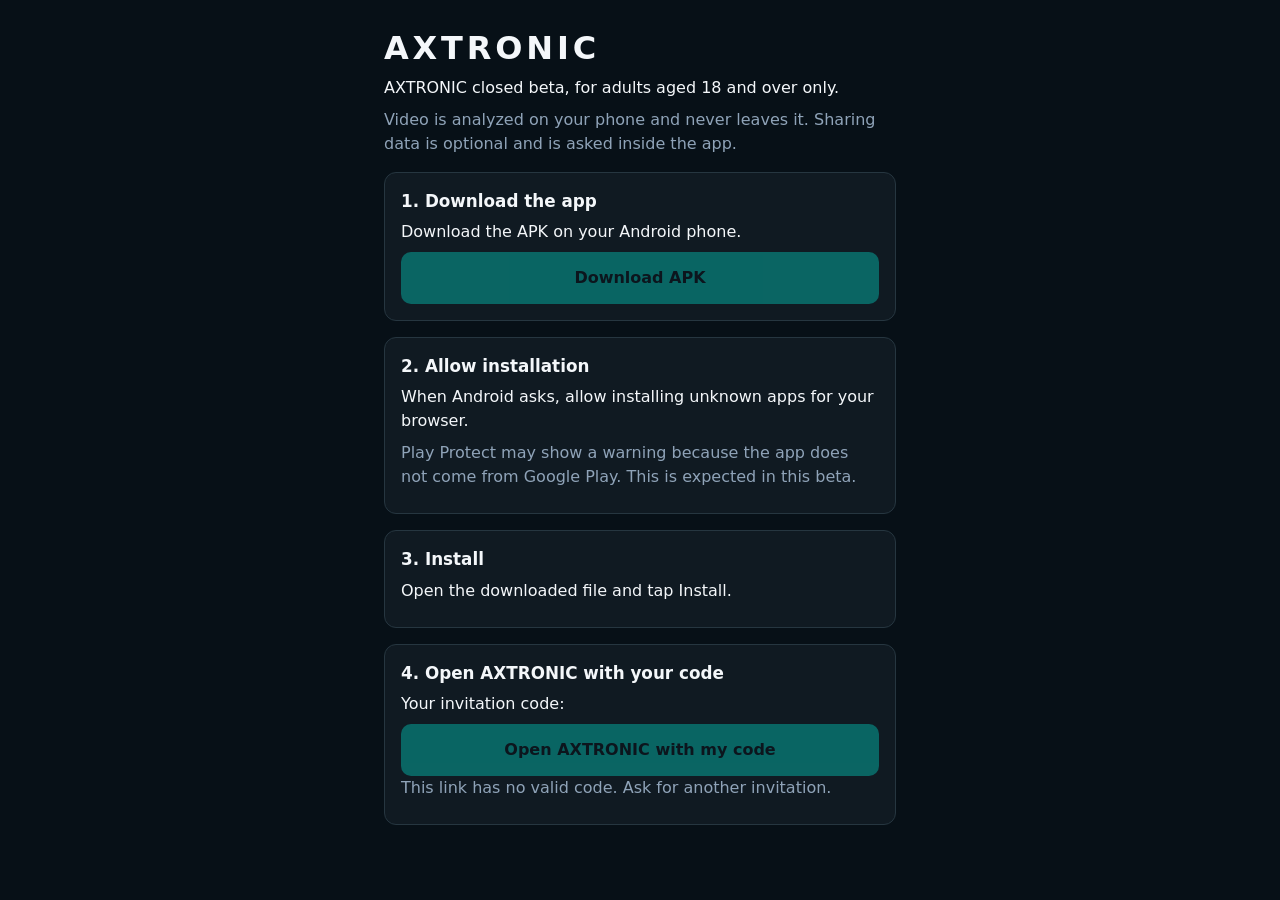
<file: index.html>
<!doctype html>
<html lang="es">
<head>
<meta charset="utf-8">
<meta name="viewport" content="width=device-width, initial-scale=1">
<meta name="robots" content="noindex">
<meta name="referrer" content="no-referrer">
<title>AXTRONIC beta</title>
<style>
:root{--bg:#071017;--card:#101A22;--text:#F4F7FA;--muted:#8FA3B8;--accent:#00D5C5;--on-accent:#071017;--border:#263640}
*{box-sizing:border-box}
body{margin:0;background:var(--bg);color:var(--text);font:16px/1.5 system-ui,sans-serif}
main{max-width:34rem;margin:0 auto;padding:24px 16px 48px}
h1{margin:0 0 4px;letter-spacing:.12em}
h2{font-size:1.05rem;margin:0 0 6px}
p{margin:0 0 8px}
.muted{color:var(--muted)}
section{background:var(--card);border:1px solid var(--border);border-radius:12px;padding:16px;margin:16px 0}
.btn{display:block;text-align:center;background:var(--accent);color:var(--on-accent);font-weight:700;padding:14px;border-radius:10px;text-decoration:none;margin-top:8px}
.btn[aria-disabled="true"]{opacity:.4;pointer-events:none}
.btn:focus-visible{outline:3px solid var(--text);outline-offset:2px}
#code{font:700 1.8rem/1.2 ui-monospace,monospace;letter-spacing:.1em;text-align:center;user-select:all;padding:8px;border:1px dashed var(--accent);border-radius:8px}
</style>
</head>
<body>
<main>
<h1>AXTRONIC</h1>
<p id="intro"></p>
<p class="muted" id="privacy"></p>
<section aria-labelledby="h1"><h2 id="h1"></h2><p id="t1"></p><a class="btn" id="dl" href="#"></a></section>
<section aria-labelledby="h2"><h2 id="h2"></h2><p id="t2"></p><p class="muted" id="t2b"></p></section>
<section aria-labelledby="h3"><h2 id="h3"></h2><p id="t3"></p></section>
<section aria-labelledby="h4"><h2 id="h4"></h2><p id="t4"></p>
<div id="code" aria-live="polite" hidden></div>
<a class="btn" id="open" href="#" aria-disabled="true"></a>
<p id="nocode" class="muted"></p></section>
</main>
<script>
var T={es:{intro:'Beta cerrada de AXTRONIC, solo para mayores de 18 años.',privacy:'El vídeo se analiza en tu teléfono y nunca sale de él. Compartir datos es opcional y se pregunta dentro de la app.',h1:'1. Descarga la app',t1:'Descarga el APK en tu teléfono Android.',dl:'Descargar APK',h2:'2. Permite la instalación',t2:'Cuando Android lo pida, permite instalar apps desconocidas para tu navegador.',t2b:'Play Protect puede mostrar una advertencia porque la app no viene de Google Play. Es normal en esta beta.',h3:'3. Instala',t3:'Abre el archivo descargado y pulsa Instalar.',h4:'4. Abre AXTRONIC con tu código',t4:'Tu código de invitación:',open:'Abrir AXTRONIC con mi código',nocode:'Este enlace no trae un código válido. Pide otra invitación.',copy:'Si el botón no abre la app, escribe este código dentro de AXTRONIC.'},en:{intro:'AXTRONIC closed beta, for adults aged 18 and over only.',privacy:'Video is analyzed on your phone and never leaves it. Sharing data is optional and is asked inside the app.',h1:'1. Download the app',t1:'Download the APK on your Android phone.',dl:'Download APK',h2:'2. Allow installation',t2:'When Android asks, allow installing unknown apps for your browser.',t2b:'Play Protect may show a warning because the app does not come from Google Play. This is expected in this beta.',h3:'3. Install',t3:'Open the downloaded file and tap Install.',h4:'4. Open AXTRONIC with your code',t4:'Your invitation code:',open:'Open AXTRONIC with my code',nocode:'This link has no valid code. Ask for another invitation.',copy:'If the button does not open the app, type this code inside AXTRONIC.'}};
var CODE_RE=/^[0-9A-HJKMNP-TV-Z]{10}$/;
function parseCode(hash){var m=/^#i=([^&]*)/.exec(hash||'');if(!m)return null;var c=m[1].toUpperCase();return CODE_RE.test(c)?c:null}
function repoFrom(loc){var m=/^([a-z0-9-]+)\.github\.io$/i.exec(loc.hostname);var p=loc.pathname.split('/')[1];return m&&p?m[1]+'/'+p:null}
function init(){
  var t=(navigator.language||'es').slice(0,2).toLowerCase()==='en'?T.en:T.es;
  document.documentElement.lang=t===T.en?'en':'es';
  ['intro','privacy','h1','t1','dl','h2','t2','t2b','h3','t3','h4','t4','open'].forEach(function(id){document.getElementById(id).textContent=t[id]});
  var repo=repoFrom(location),dl=document.getElementById('dl');
  if(repo){dl.setAttribute('href','https://github.com/'+repo+'/releases/latest/download/axtronic-beta.apk')}else{dl.setAttribute('aria-disabled','true');dl.removeAttribute('href')}
  var code=parseCode(location.hash),open=document.getElementById('open'),box=document.getElementById('code'),no=document.getElementById('nocode');
  if(code){box.textContent=code;box.hidden=false;open.setAttribute('href','axtronic-preview://invite?code='+code);open.setAttribute('aria-disabled','false');no.textContent=t.copy}else{no.textContent=t.nocode}
}
if(typeof document!=='undefined'&&document.getElementById)init();
</script>
</body>
</html>
</file>
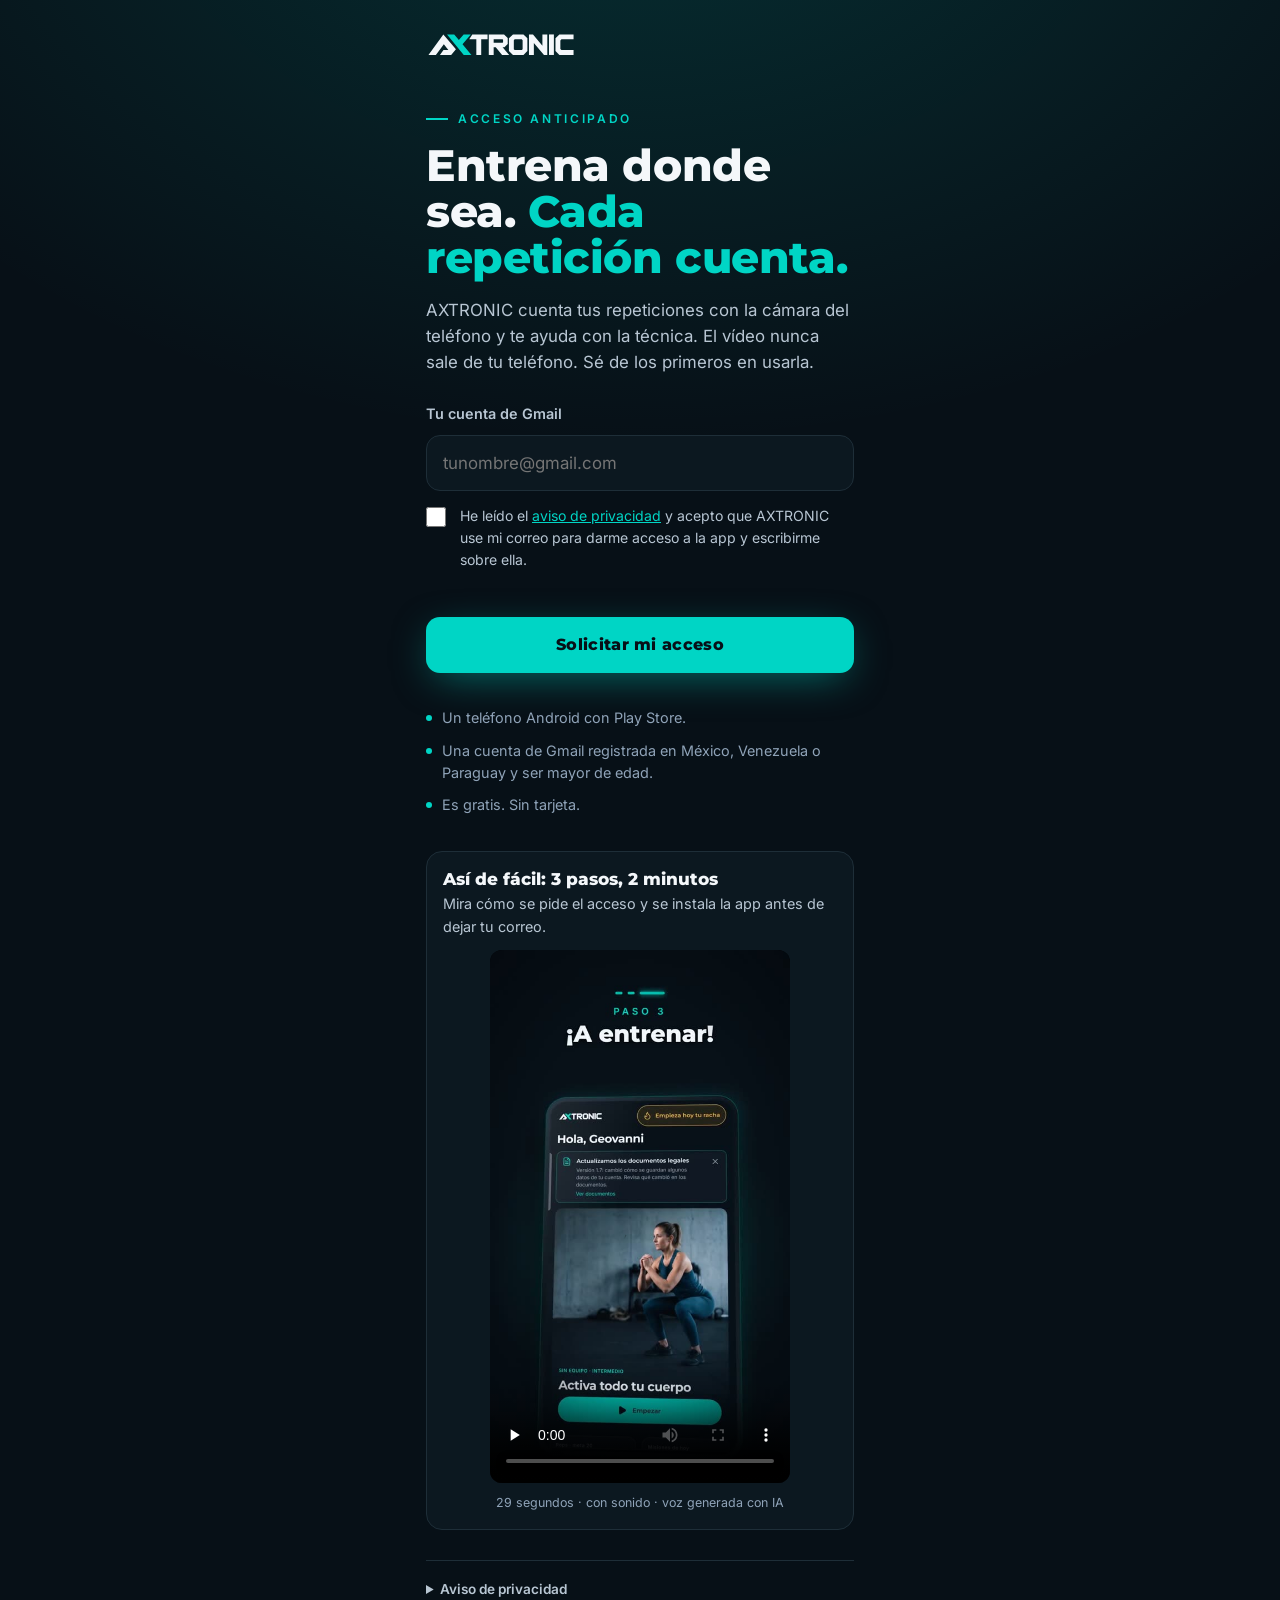
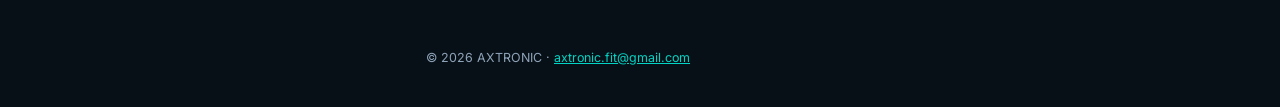
<file: acceso/index.html>
<!doctype html>
<html lang="es">
<head>
<meta charset="utf-8">
<meta name="viewport" content="width=device-width, initial-scale=1, viewport-fit=cover">
<meta name="referrer" content="strict-origin">
<meta name="theme-color" content="#071017">
<title>AXTRONIC · Acceso anticipado</title>
<meta name="description" content="Pide tu acceso anticipado a AXTRONIC: la app que cuenta tus repeticiones con la cámara del teléfono.">
<style>
@font-face{font-family:Montserrat;font-weight:800;font-display:swap;src:url(fonts/Montserrat_800ExtraBold.ttf) format("truetype")}
@font-face{font-family:Inter;font-weight:400;font-display:swap;src:url(fonts/Inter_400Regular.ttf) format("truetype")}
@font-face{font-family:Inter;font-weight:600;font-display:swap;src:url(fonts/Inter_600SemiBold.ttf) format("truetype")}
:root{--bg:#071017;--card:#0C1820;--line:#1E2E38;--text:#F4F7FA;--muted:#8FA3B8;--soft:#B8C6D3;--accent:#00D5C5;--warn:#F5B942}
*{box-sizing:border-box}
html,body{margin:0;background:var(--bg);color:var(--text)}
body{font:400 16px/1.55 Inter,system-ui,-apple-system,"Segoe UI",Roboto,sans-serif;min-height:100svh;
  background:radial-gradient(120% 60% at 50% -10%,rgba(0,213,197,.16),transparent 60%),var(--bg)}
main{max-width:460px;margin:0 auto;padding:32px 16px calc(40px + env(safe-area-inset-bottom))}
.logo{display:block;width:150px;height:auto;margin:0 0 56px}
.tag{display:flex;align-items:center;gap:10px;font:600 12px/1 Inter,sans-serif;letter-spacing:.22em;text-transform:uppercase;color:var(--accent);margin:0 0 18px}
.tag::before{content:"";width:22px;height:2px;background:var(--accent)}
h1{font:800 clamp(2.1rem,9vw,2.75rem)/1.04 Montserrat,Inter,sans-serif;letter-spacing:-.01em;margin:0 0 16px}
h1 em{font-style:normal;color:var(--accent)}
.lead{color:var(--soft);margin:0 0 32px;font-size:1.05rem}
form{display:grid;gap:14px}
label.f{font:600 .9rem/1 Inter,sans-serif;color:var(--soft)}
input[type=email]{width:100%;height:56px;padding:0 16px;font:400 1.05rem Inter,sans-serif;color:var(--text);background:var(--card);
  border:1px solid var(--line);border-radius:14px;outline:none;transition:border-color .15s,box-shadow .15s}
input[type=email]:focus{border-color:var(--accent);box-shadow:0 0 0 3px rgba(0,213,197,.18)}
input[aria-invalid=true]{border-color:var(--warn)}
.check{display:grid;grid-template-columns:22px 1fr;gap:12px;align-items:start;font-size:.88rem;color:var(--soft);cursor:pointer}
.check input{width:20px;height:20px;margin:2px 0 0;accent-color:var(--accent)}
a{color:var(--accent)}
button{height:56px;border:0;border-radius:14px;background:var(--accent);color:#071017;font:800 1rem/1 Montserrat,Inter,sans-serif;letter-spacing:.02em;cursor:pointer;
  box-shadow:0 10px 40px -10px rgba(0,213,197,.55);transition:transform .1s,opacity .15s}
button:active{transform:scale(.985)}button[disabled]{opacity:.55;cursor:default}
.err{min-height:1.3em;margin:0;color:var(--warn);font-size:.9rem}
.trap{position:absolute;left:-9999px;width:1px;height:1px;overflow:hidden}
.needs{list-style:none;padding:0;margin:34px 0 0;display:grid;gap:10px;font-size:.9rem;color:var(--muted)}
.needs li{display:flex;gap:10px}.needs li::before{content:"";flex:0 0 6px;height:6px;margin-top:.55em;border-radius:50%;background:var(--accent)}
details{margin:30px 0 0;border-top:1px solid var(--line);padding-top:18px;font-size:.85rem;color:var(--muted)}
summary{cursor:pointer;color:var(--soft);font-weight:600}
details p{margin:10px 0 0}
.steps{list-style:none;padding:0;margin:0;display:grid;gap:14px;counter-reset:s}
.steps li{background:var(--card);border:1px solid var(--line);border-radius:16px;padding:18px;counter-increment:s}
.steps li::before{content:"Paso " counter(s);display:block;font:600 11px/1 Inter,sans-serif;letter-spacing:.2em;text-transform:uppercase;color:var(--accent);margin-bottom:8px}
.steps h2{font:800 1.08rem/1.25 Montserrat,Inter,sans-serif;margin:0 0 6px}
.steps p{margin:0 0 14px;color:var(--soft);font-size:.92rem}
.btn{display:inline-flex;align-items:center;height:46px;padding:0 18px;border-radius:12px;background:var(--accent);color:#071017;font:800 .92rem/1 Montserrat,Inter,sans-serif;text-decoration:none}
.btn.off{background:var(--line);color:var(--muted);pointer-events:none}
.demo{margin:34px 0 0;background:var(--card);border:1px solid var(--line);border-radius:16px;padding:16px}
.demo h2{font:800 1.08rem/1.25 Montserrat,Inter,sans-serif;margin:0 0 4px}
.demo p{margin:0 0 12px;color:var(--soft);font-size:.9rem}
.demo video{display:block;width:100%;max-width:300px;margin:0 auto;aspect-ratio:9/16;border-radius:12px;background:#000}
.demo small{display:block;margin-top:10px;color:var(--muted);font-size:.78rem;text-align:center}
.note{font-size:.9rem;color:var(--soft);margin:22px 0 0}
footer{margin-top:48px;font-size:.78rem;color:var(--muted)}
[hidden]{display:none!important}
@media (prefers-reduced-motion:no-preference){.in{animation:in .5s ease both}@keyframes in{from{opacity:0;transform:translateY(8px)}}}
</style>
</head>
<body>
<main>
  <svg class="logo" viewBox="0 0 1228 208" role="img" aria-label="AXTRONIC"><g fill="#F4F7FA" fill-rule="evenodd"><path d="M142,20 L245,142 L206,188 L114,188 L143,148 L183,148 L146,101 L81,188 L20,188 Z"/><path fill="#00D5C5" d="M172,20 L231,20 L269,65 L308,20 L367,20 L299,101 L372,188 L309,188 Z"/><path d="M379,20 L504,20 L504,60 L452,60 L452,188 L412,188 L412,60 L354,60 Z"/><path d="M514,20 L639,20 L669,50 L669,98 L642,125 L627,125 L681,188 L623,188 L571,125 L554,125 L554,188 L514,188 Z M554,60 L627,60 L631,64 L631,84 L627,88 L554,88 Z"/><path d="M712,20 L798,20 L830,52 L830,155 L798,188 L712,188 L679,155 L679,52 Z M726,60 L784,60 L791,67 L791,141 L784,148 L726,148 L719,141 L719,67 Z"/><path d="M843,20 L876,20 L953,113 L953,20 L993,20 L993,188 L966,188 L883,90 L883,188 L843,188 Z"/><path d="M1007,20 L1047,20 L1047,188 L1007,188 Z"/><path d="M1092,20 L1208,20 L1208,60 L1109,60 L1100,69 L1100,139 L1109,148 L1208,148 L1208,188 L1092,188 L1060,156 L1060,52 Z"/></g></svg>

  <section id="ask" class="in">
    <p class="tag">Acceso anticipado</p>
    <h1>Entrena donde sea. <em>Cada repetición cuenta.</em></h1>
    <p class="lead">AXTRONIC cuenta tus repeticiones con la cámara del teléfono y te ayuda con la técnica. El vídeo nunca sale de tu teléfono. Sé de los primeros en usarla.</p>

    <form id="form" novalidate>
      <label class="f" for="email">Tu cuenta de Gmail</label>
      <input id="email" name="email" type="email" inputmode="email" autocomplete="email" autocapitalize="none" spellcheck="false" placeholder="tunombre@gmail.com" required aria-describedby="err">
      <div class="trap" aria-hidden="true"><label>Sitio web <input name="website" tabindex="-1" autocomplete="off"></label></div>
      <label class="check"><input id="consent" type="checkbox" required>
        <span>He leído el <a href="#aviso" id="ver-aviso">aviso de privacidad</a> y acepto que AXTRONIC use mi correo para darme acceso a la app y escribirme sobre ella.</span></label>
      <p class="err" id="err" role="alert" aria-live="polite"></p>
      <button id="send" type="submit">Solicitar mi acceso</button>
    </form>

    <ul class="needs">
      <li>Un teléfono Android con Play Store.</li>
      <li>Una cuenta de Gmail registrada en México, Venezuela o Paraguay y ser mayor de edad.</li>
      <li>Es gratis. Sin tarjeta.</li>
    </ul>

    <aside class="demo" id="demo">
      <h2>Así de fácil: 3 pasos, 2 minutos</h2>
      <p id="demo-p">Mira cómo se pide el acceso y se instala la app antes de dejar tu correo.</p>
      <video controls playsinline preload="none" poster="tutorial.jpg" aria-label="Vídeo: acceso anticipado a AXTRONIC en 3 pasos">
        <source src="tutorial.mp4" type="video/mp4">
        <a href="tutorial.mp4">Ver el vídeo de los 3 pasos</a>
      </video>
      <small>29 segundos · con sonido · voz generada con IA</small>
    </aside>

    <details id="aviso">
      <summary>Aviso de privacidad</summary>
      <p><strong>Carlos Geovanni Andrade Valverde</strong> («AXTRONIC»), con domicilio en Veracruz, México, es responsable de los datos que nos das aquí.</p>
      <p><strong>Qué datos:</strong> tu correo de Gmail, la fecha y hora en que aceptas este aviso y, si llegas desde una publicación, de cuál vienes.</p>
      <p><strong>Para qué:</strong> darte acceso anticipado a la app en Google Play y enviarte los pasos para instalarla y avisos sobre ese acceso. No los usamos para publicidad, no los vendemos y no los compartimos con nadie, salvo con Supabase (donde se guardan) y Google (que envía el correo y gestiona el grupo de acceso).</p>
      <p><strong>Cuánto tiempo:</strong> hasta que la app se publique para todos o hasta que pidas que los borremos.</p>
      <p><strong>Tus derechos:</strong> puedes pedir acceso, corrección, cancelación u oposición, o retirar tu consentimiento, escribiendo a <a href="mailto:axtronic.fit@gmail.com">axtronic.fit@gmail.com</a>. Si no marcas la casilla no guardamos nada.</p>
      <p>Aviso de privacidad integral: <a href="https://axtronic.github.io/axtronic-beta/legal/aviso-privacidad/" rel="noopener">léelo aquí</a> (sección «Acceso anticipado»).</p>
    </details>
  </section>

  <section id="done" class="in" hidden>
    <p class="tag">Listo</p>
    <h1>Ya tienes <em>tu acceso.</em></h1>
    <p class="lead" id="done-lead">Sigue estos tres pasos con la misma cuenta de Gmail. Te tomará unos dos minutos.</p>
    <ol class="steps">
      <li><h2>Únete al grupo de AXTRONIC</h2><p>Pulsa «Unirse al grupo». Es lo que te da acceso a la app.</p><a class="btn" id="l-group" target="_blank" rel="noopener">Unirme al grupo</a></li>
      <li><h2>Activa tu acceso en Google Play</h2><p>Acepta la invitación para probar AXTRONIC. Si te dice que no existe, espera unos minutos y vuelve a abrirlo.</p><a class="btn" id="l-optin" target="_blank" rel="noopener">Activar mi acceso</a></li>
      <li><h2>Descarga la app</h2><p>En Play Store, con esa misma cuenta, pulsa «Instalar».</p><a class="btn" id="l-play" target="_blank" rel="noopener">Abrir en Play Store</a></li>
    </ol>
    <p class="note" id="mail-note">También te mandamos estos pasos a tu correo. Si no lo ves, revisa «Promociones» o «Spam».</p>
    <p class="note">Quédate al menos 14 días: así Google nos deja publicar la app para todos. Gracias por ayudarnos.</p>
  </section>

  <footer>© 2026 AXTRONIC · <a href="mailto:axtronic.fit@gmail.com">axtronic.fit@gmail.com</a></footer>
</main>
<script>
(() => {
  const ENDPOINT = 'https://eqdjmaarjfsdfomkducz.supabase.co/functions/v1/early-access';
  const GMAIL = /^[a-z0-9.+_-]{1,64}@(gmail\.com|googlemail\.com)$/;
  const MSG = {
    email: 'Escribe una cuenta de Gmail (termina en @gmail.com).',
    consent: 'Marca la casilla del aviso de privacidad para continuar.',
    busy: 'Hay muchas solicitudes ahora mismo. Inténtalo en unos minutos.',
    server: 'Algo falló de nuestro lado. Inténtalo de nuevo en un momento.',
    net: 'No pudimos conectar. Revisa tu internet e inténtalo otra vez.',
  };
  const $ = (id) => document.getElementById(id);
  const utm = (new URLSearchParams(location.search).get('utm_content') || '').toLowerCase().slice(0, 40);
  const form = $('form'), email = $('email'), consent = $('consent'), err = $('err'), send = $('send');

  $('ver-aviso').addEventListener('click', (e) => { e.preventDefault(); $('aviso').open = true; $('aviso').scrollIntoView({ behavior: 'smooth' }); });
  email.addEventListener('input', () => { email.removeAttribute('aria-invalid'); err.textContent = ''; });

  function link(id, url) {
    const a = $(id);
    if (url) a.href = url; else { a.classList.add('off'); a.textContent = 'Te llegará por correo'; }
  }

  form.addEventListener('submit', async (e) => {
    e.preventDefault();
    const value = email.value.trim().toLowerCase();
    if (!GMAIL.test(value)) { email.setAttribute('aria-invalid', 'true'); err.textContent = MSG.email; email.focus(); return; }
    if (!consent.checked) { err.textContent = MSG.consent; consent.focus(); return; }
    send.disabled = true; send.textContent = 'Enviando…'; err.textContent = '';
    try {
      const res = await fetch(ENDPOINT, {
        method: 'POST', headers: { 'Content-Type': 'application/json' },
        body: JSON.stringify({ email: value, consent: true, utm_content: utm, website: form.website.value }),
      });
      const data = await res.json().catch(() => ({}));
      if (!res.ok) throw new Error(data.error || 'server');
      const l = data.links || {};
      link('l-group', l.group); link('l-optin', l.optin); link('l-play', l.play);
      if (!data.emailed) $('mail-note').textContent = data.sentBefore
        ? 'Ya te enviamos estos pasos a tu correo hace unos minutos. Búscalo como «AXTRONIC» en Principal, Promociones o Spam. Si no aparece, vuelve a pedirlo en 15 minutos.'
        : 'Haz los pasos desde aquí: ya quedaste registrado.';
      // El mismo vídeo acompaña los pasos: se mueve a la pantalla de «Listo».
      $('demo-p').textContent = 'Si te pierdes en algún paso, aquí se ve cada pantalla.';
      $('done').insertBefore($('demo'), $('mail-note'));
      $('ask').hidden = true; $('done').hidden = false; window.scrollTo({ top: 0 });
    } catch (x) {
      err.textContent = MSG[x instanceof TypeError ? 'net' : x.message] || MSG.server;
      send.disabled = false; send.textContent = 'Solicitar mi acceso';
    }
  });
})();
</script>
</body>
</html>
</file>
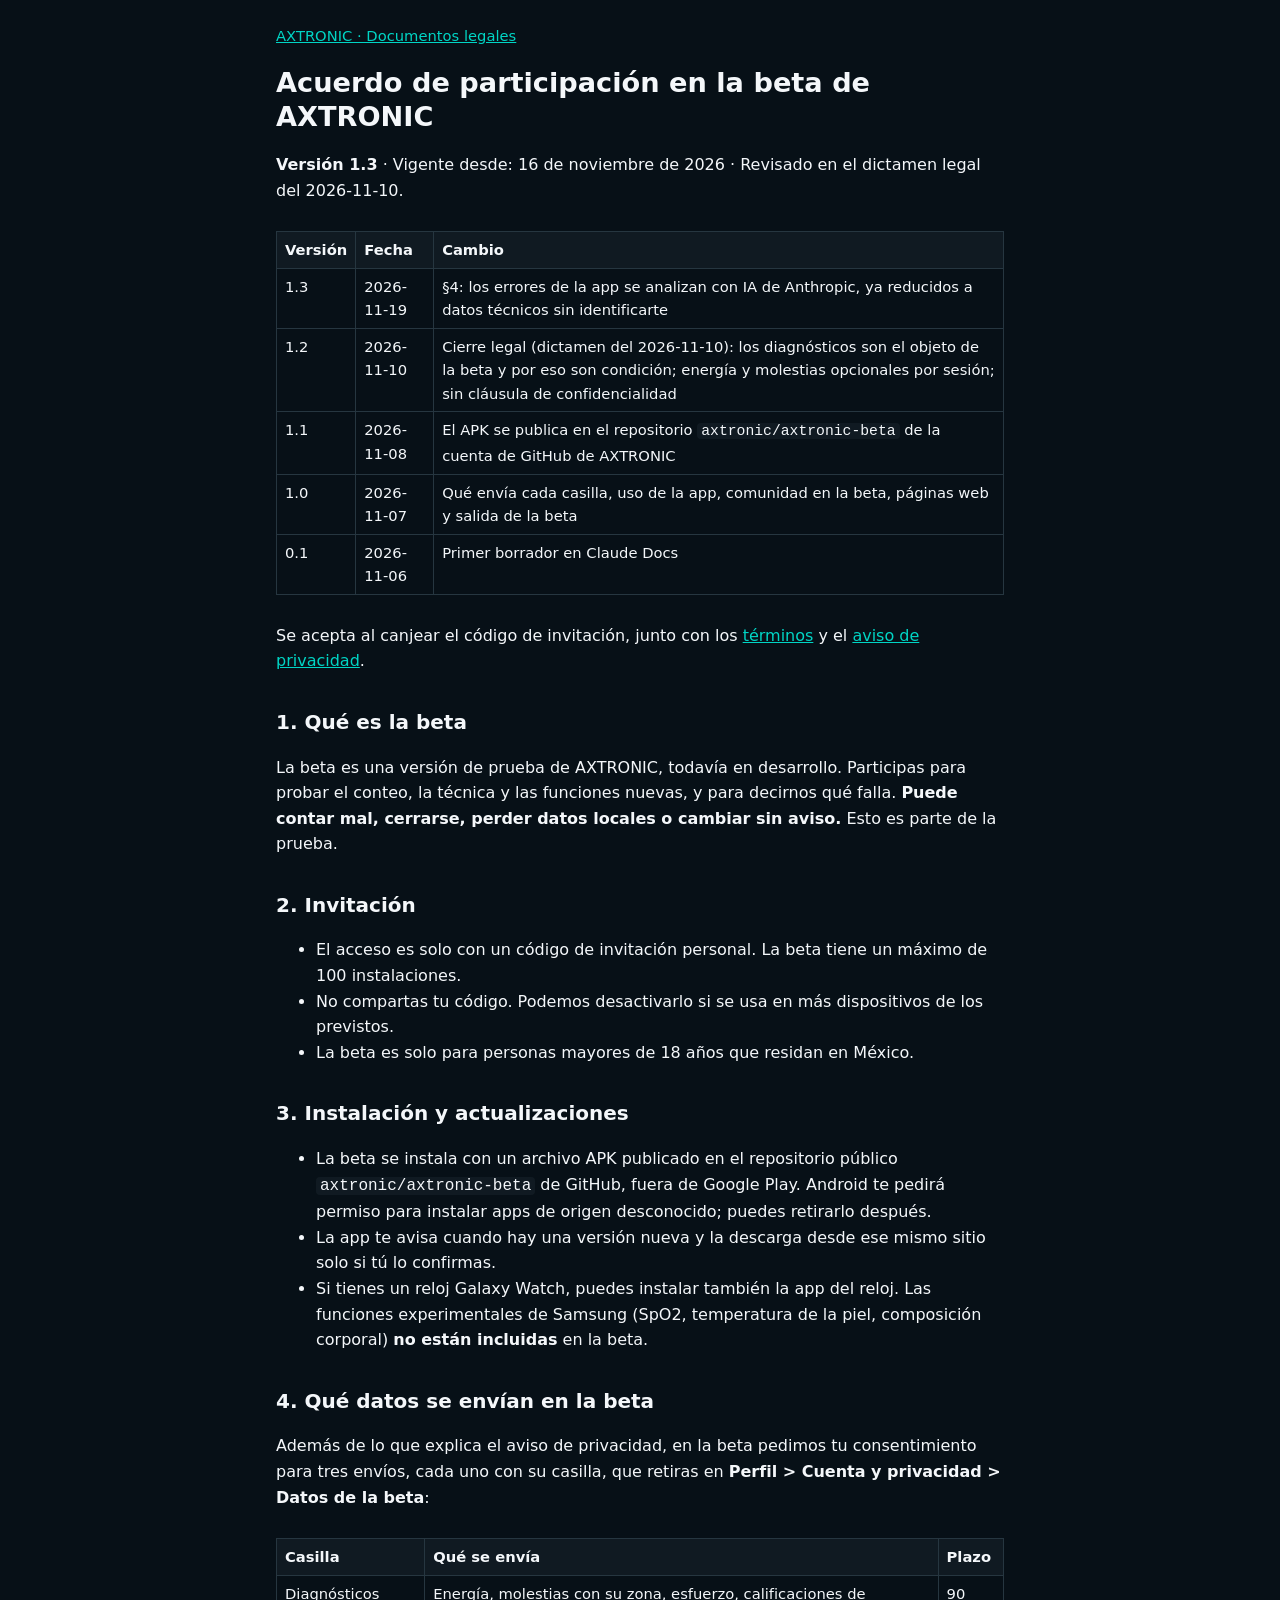
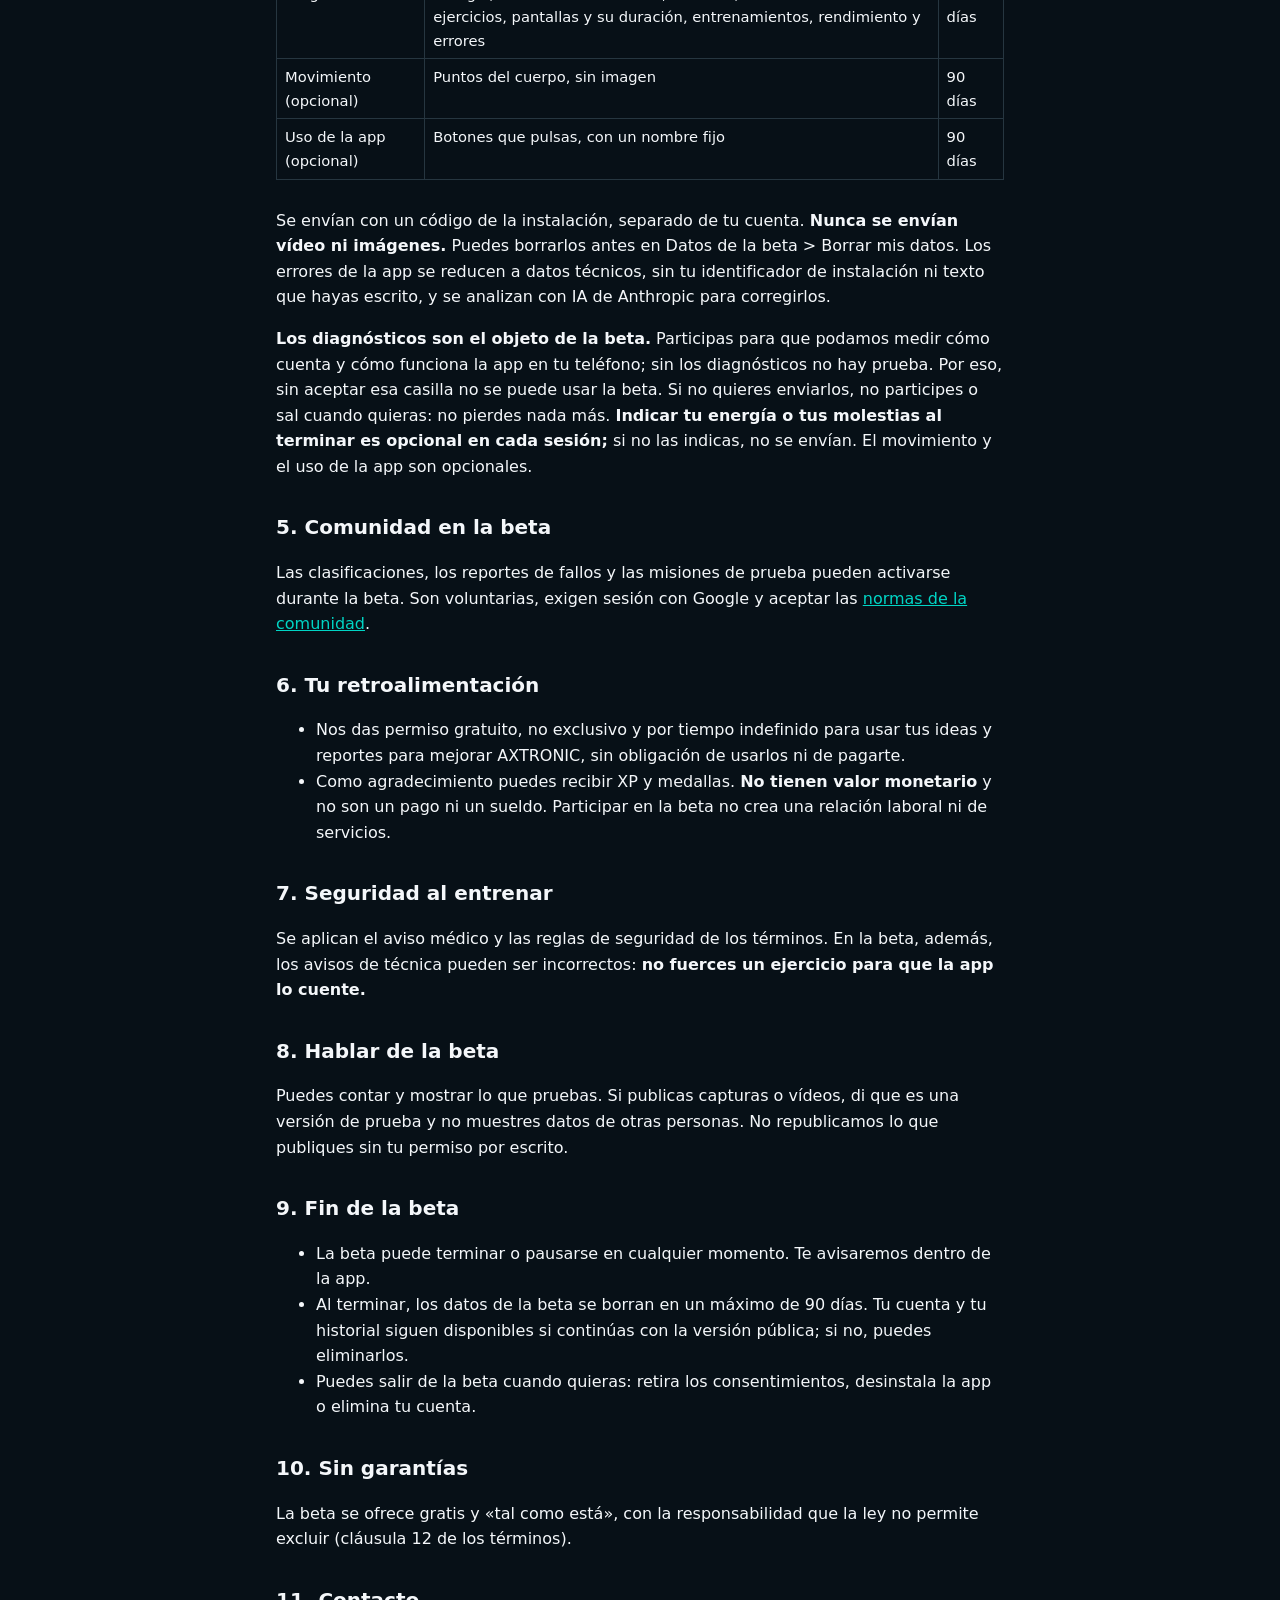
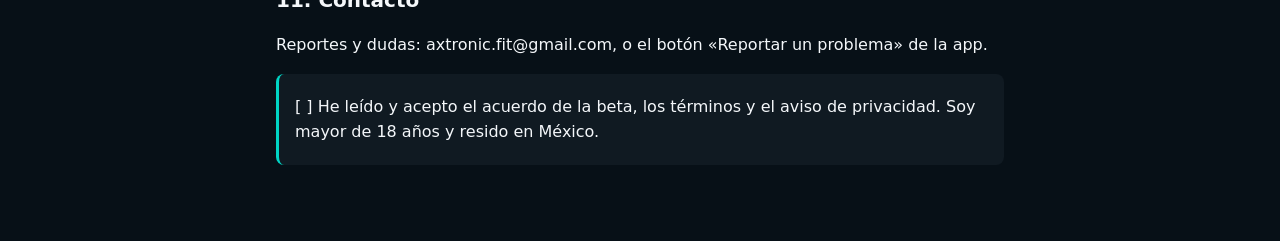
<file: legal/acuerdo-beta/index.html>
<!doctype html>
<html lang="es">
<head>
<meta charset="utf-8">
<meta name="viewport" content="width=device-width, initial-scale=1">
<meta name="referrer" content="no-referrer">
<title>Acuerdo de participación en la beta de AXTRONIC · AXTRONIC</title>
<style>
:root{--bg:#071017;--card:#101A22;--border:#263640;--text:#F4F7FA;--muted:#8FA3B8;--accent:#00D5C5;--warn:#F5B942}
*{box-sizing:border-box}body{margin:0;background:var(--bg);color:var(--text);font:16px/1.6 system-ui,-apple-system,"Segoe UI",Roboto,sans-serif}
main{max-width:760px;margin:0 auto;padding:24px 16px 64px}a{color:var(--accent)}h1{font-size:1.7rem;line-height:1.25}h2{margin-top:2rem;font-size:1.25rem}
code{background:var(--card);padding:0 4px;border-radius:4px}blockquote{margin:16px 0;padding:4px 16px;background:var(--card);border-left:3px solid var(--accent);border-radius:8px}
.table{overflow-x:auto}table{border-collapse:collapse;width:100%;margin:12px 0;font-size:.92rem}th,td{border:1px solid var(--border);padding:6px 8px;text-align:left;vertical-align:top}th{background:var(--card)}
.draft{border:1px solid var(--warn);color:var(--warn);padding:8px 12px;border-radius:8px}nav{font-size:.92rem;color:var(--muted)}
</style>
</head>
<body><main>
<nav><a href="../">AXTRONIC · Documentos legales</a></nav>

<h1>Acuerdo de participación en la beta de AXTRONIC</h1>
<p><strong>Versión 1.3</strong> · Vigente desde: 16 de noviembre de 2026 · Revisado en el dictamen legal del 2026-11-10.</p>
<div class="table"><table><thead><tr><th>Versión</th><th>Fecha</th><th>Cambio</th></tr></thead><tbody><tr><td>1.3</td><td>2026-11-19</td><td>§4: los errores de la app se analizan con IA de Anthropic, ya reducidos a datos técnicos sin identificarte</td></tr><tr><td>1.2</td><td>2026-11-10</td><td>Cierre legal (dictamen del 2026-11-10): los diagnósticos son el objeto de la beta y por eso son condición; energía y molestias opcionales por sesión; sin cláusula de confidencialidad</td></tr><tr><td>1.1</td><td>2026-11-08</td><td>El APK se publica en el repositorio <code>axtronic/axtronic-beta</code> de la cuenta de GitHub de AXTRONIC</td></tr><tr><td>1.0</td><td>2026-11-07</td><td>Qué envía cada casilla, uso de la app, comunidad en la beta, páginas web y salida de la beta</td></tr><tr><td>0.1</td><td>2026-11-06</td><td>Primer borrador en Claude Docs</td></tr></tbody></table></div>
<p>Se acepta al canjear el código de invitación, junto con los <a href="../terminos/">términos</a> y el <a href="../aviso-privacidad/">aviso de privacidad</a>.</p>
<h2>1. Qué es la beta</h2>
<p>La beta es una versión de prueba de AXTRONIC, todavía en desarrollo. Participas para probar el conteo, la técnica y las funciones nuevas, y para decirnos qué falla. <strong>Puede contar mal, cerrarse, perder datos locales o cambiar sin aviso.</strong> Esto es parte de la prueba.</p>
<h2>2. Invitación</h2>
<ul><li>El acceso es solo con un código de invitación personal. La beta tiene un máximo de 100 instalaciones.</li><li>No compartas tu código. Podemos desactivarlo si se usa en más dispositivos de los previstos.</li><li>La beta es solo para personas mayores de 18 años que residan en México.</li></ul>
<h2>3. Instalación y actualizaciones</h2>
<ul><li>La beta se instala con un archivo APK publicado en el repositorio público <code>axtronic/axtronic-beta</code> de GitHub, fuera de Google Play. Android te pedirá permiso para instalar apps de origen desconocido; puedes retirarlo después.</li><li>La app te avisa cuando hay una versión nueva y la descarga desde ese mismo sitio solo si tú lo confirmas.</li><li>Si tienes un reloj Galaxy Watch, puedes instalar también la app del reloj. Las funciones experimentales de Samsung (SpO2, temperatura de la piel, composición corporal) <strong>no están incluidas</strong> en la beta.</li></ul>
<h2>4. Qué datos se envían en la beta</h2>
<p>Además de lo que explica el aviso de privacidad, en la beta pedimos tu consentimiento para tres envíos, cada uno con su casilla, que retiras en <strong>Perfil &gt; Cuenta y privacidad &gt; Datos de la beta</strong>:</p>
<div class="table"><table><thead><tr><th>Casilla</th><th>Qué se envía</th><th>Plazo</th></tr></thead><tbody><tr><td>Diagnósticos</td><td>Energía, molestias con su zona, esfuerzo, calificaciones de ejercicios, pantallas y su duración, entrenamientos, rendimiento y errores</td><td>90 días</td></tr><tr><td>Movimiento (opcional)</td><td>Puntos del cuerpo, sin imagen</td><td>90 días</td></tr><tr><td>Uso de la app (opcional)</td><td>Botones que pulsas, con un nombre fijo</td><td>90 días</td></tr></tbody></table></div>
<p>Se envían con un código de la instalación, separado de tu cuenta. <strong>Nunca se envían vídeo ni imágenes.</strong> Puedes borrarlos antes en Datos de la beta &gt; Borrar mis datos. Los errores de la app se reducen a datos técnicos, sin tu identificador de instalación ni texto que hayas escrito, y se analizan con IA de Anthropic para corregirlos.</p>
<p><strong>Los diagnósticos son el objeto de la beta.</strong> Participas para que podamos medir cómo cuenta y cómo funciona la app en tu teléfono; sin los diagnósticos no hay prueba. Por eso, sin aceptar esa casilla no se puede usar la beta. Si no quieres enviarlos, no participes o sal cuando quieras: no pierdes nada más. <strong>Indicar tu energía o tus molestias al terminar es opcional en cada sesión;</strong> si no las indicas, no se envían. El movimiento y el uso de la app son opcionales.</p>
<h2>5. Comunidad en la beta</h2>
<p>Las clasificaciones, los reportes de fallos y las misiones de prueba pueden activarse durante la beta. Son voluntarias, exigen sesión con Google y aceptar las <a href="../normas-comunidad/">normas de la comunidad</a>.</p>
<h2>6. Tu retroalimentación</h2>
<ul><li>Nos das permiso gratuito, no exclusivo y por tiempo indefinido para usar tus ideas y reportes para mejorar AXTRONIC, sin obligación de usarlos ni de pagarte.</li><li>Como agradecimiento puedes recibir XP y medallas. <strong>No tienen valor monetario</strong> y no son un pago ni un sueldo. Participar en la beta no crea una relación laboral ni de servicios.</li></ul>
<h2>7. Seguridad al entrenar</h2>
<p>Se aplican el aviso médico y las reglas de seguridad de los términos. En la beta, además, los avisos de técnica pueden ser incorrectos: <strong>no fuerces un ejercicio para que la app lo cuente.</strong></p>
<h2>8. Hablar de la beta</h2>
<p>Puedes contar y mostrar lo que pruebas. Si publicas capturas o vídeos, di que es una versión de prueba y no muestres datos de otras personas. No republicamos lo que publiques sin tu permiso por escrito.</p>
<h2>9. Fin de la beta</h2>
<ul><li>La beta puede terminar o pausarse en cualquier momento. Te avisaremos dentro de la app.</li><li>Al terminar, los datos de la beta se borran en un máximo de 90 días. Tu cuenta y tu historial siguen disponibles si continúas con la versión pública; si no, puedes eliminarlos.</li><li>Puedes salir de la beta cuando quieras: retira los consentimientos, desinstala la app o elimina tu cuenta.</li></ul>
<h2>10. Sin garantías</h2>
<p>La beta se ofrece gratis y «tal como está», con la responsabilidad que la ley no permite excluir (cláusula 12 de los términos).</p>
<h2>11. Contacto</h2>
<p>Reportes y dudas: axtronic.fit@gmail.com, o el botón «Reportar un problema» de la app.</p>
<blockquote><p>[ ] He leído y acepto el acuerdo de la beta, los términos y el aviso de privacidad. Soy mayor de 18 años y resido en México.</p></blockquote>
</main></body>
</html>
</file>
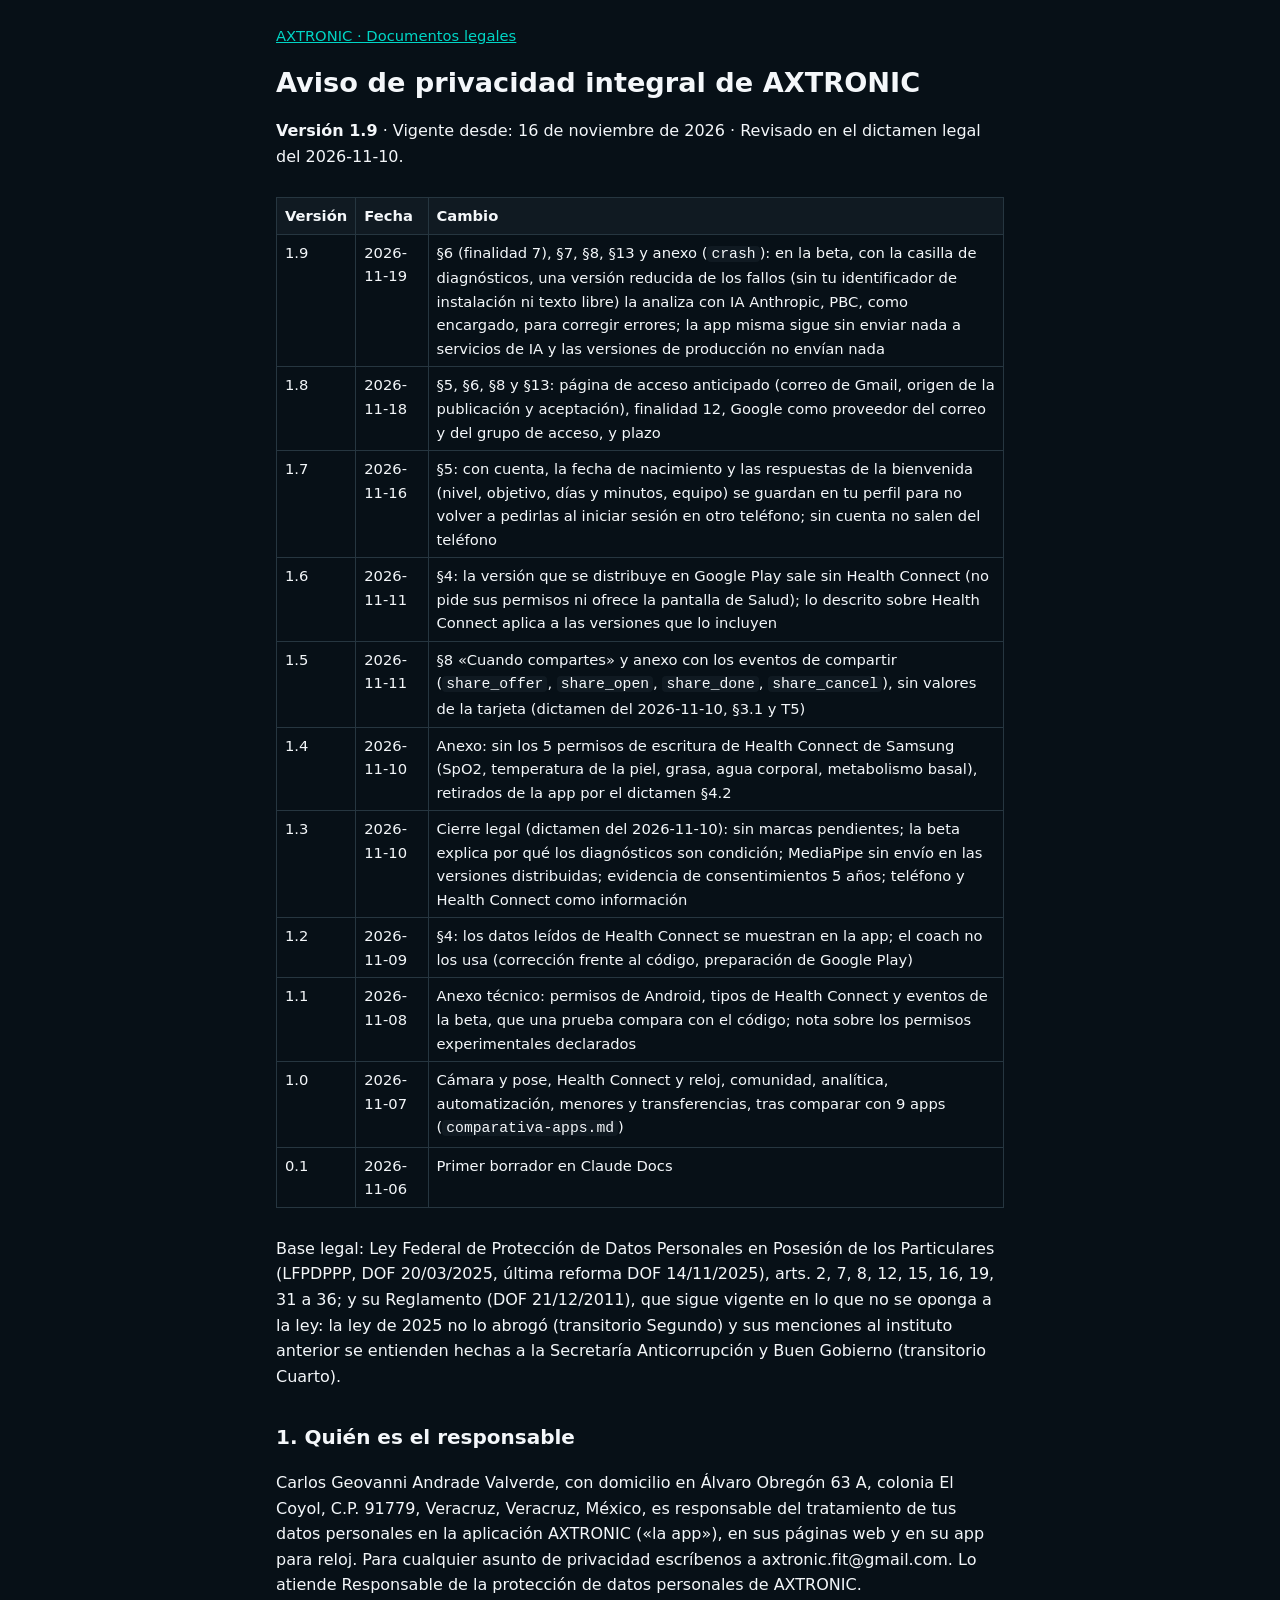
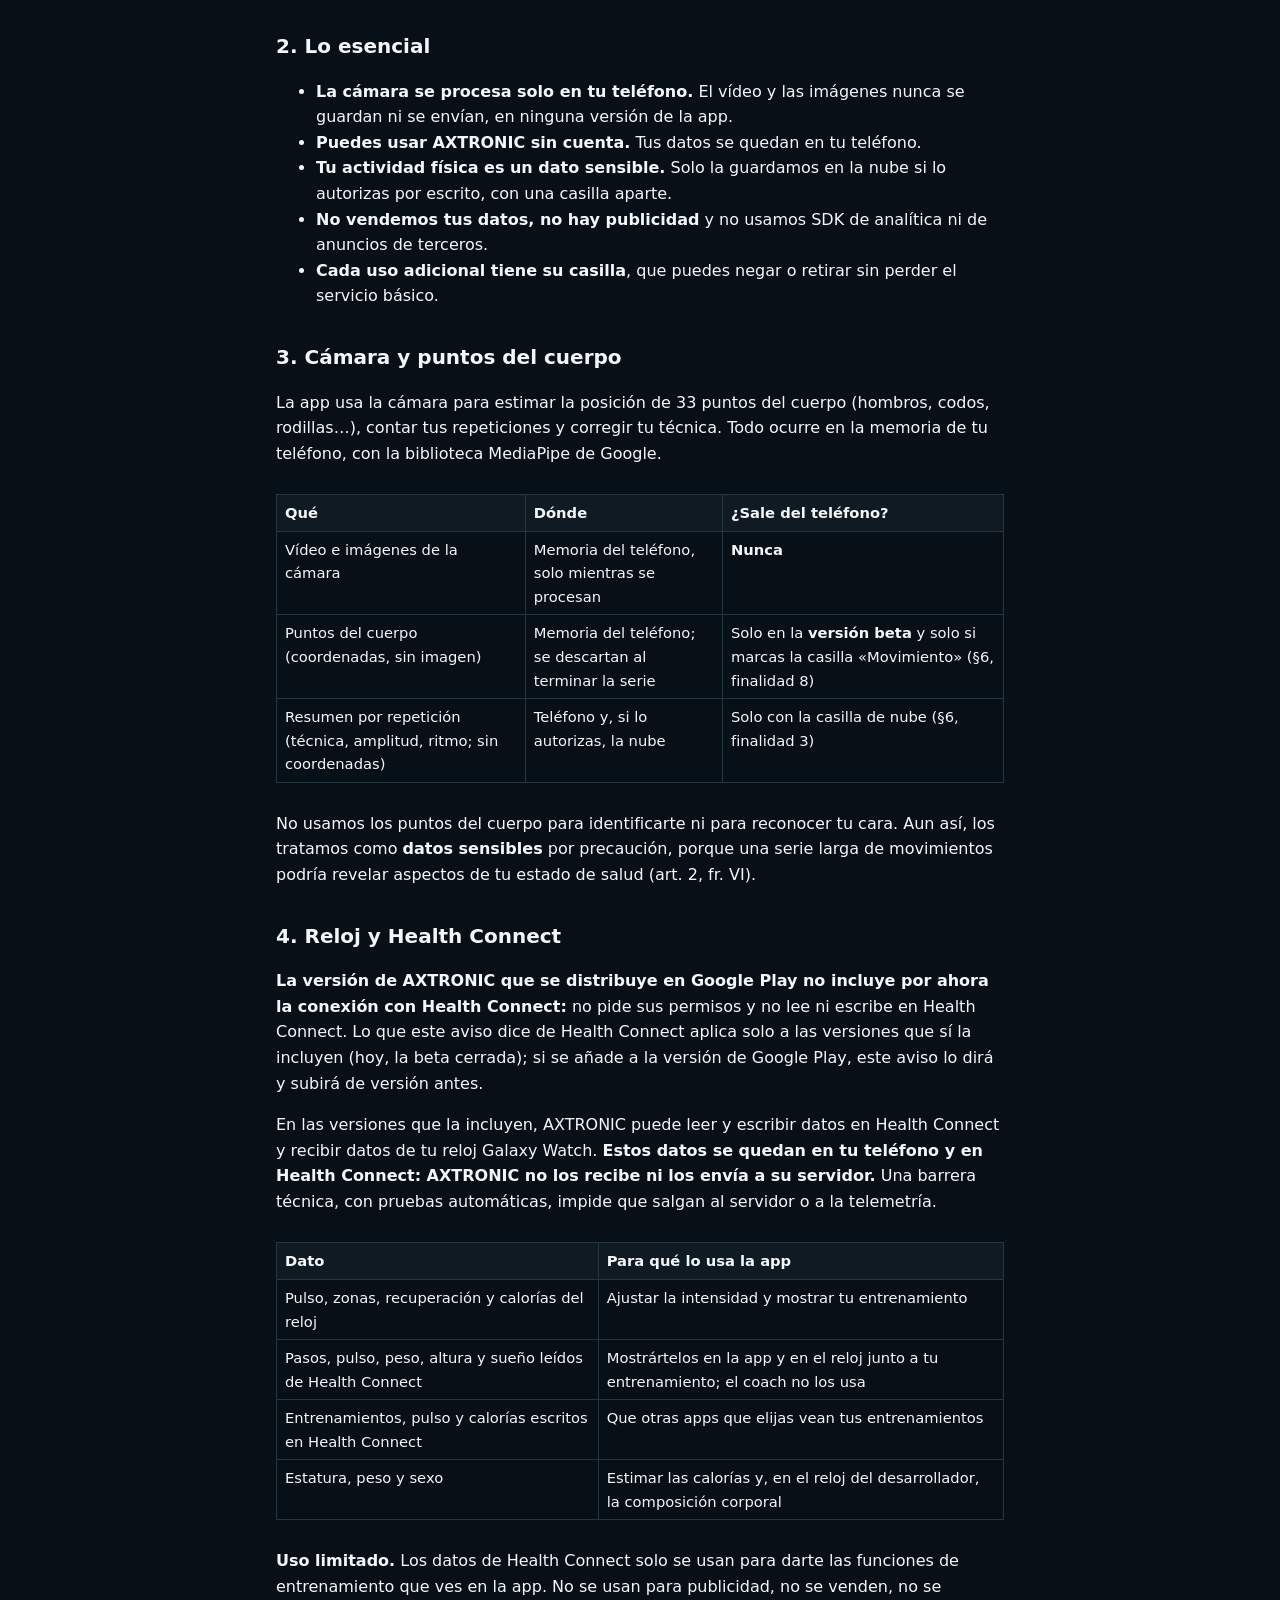
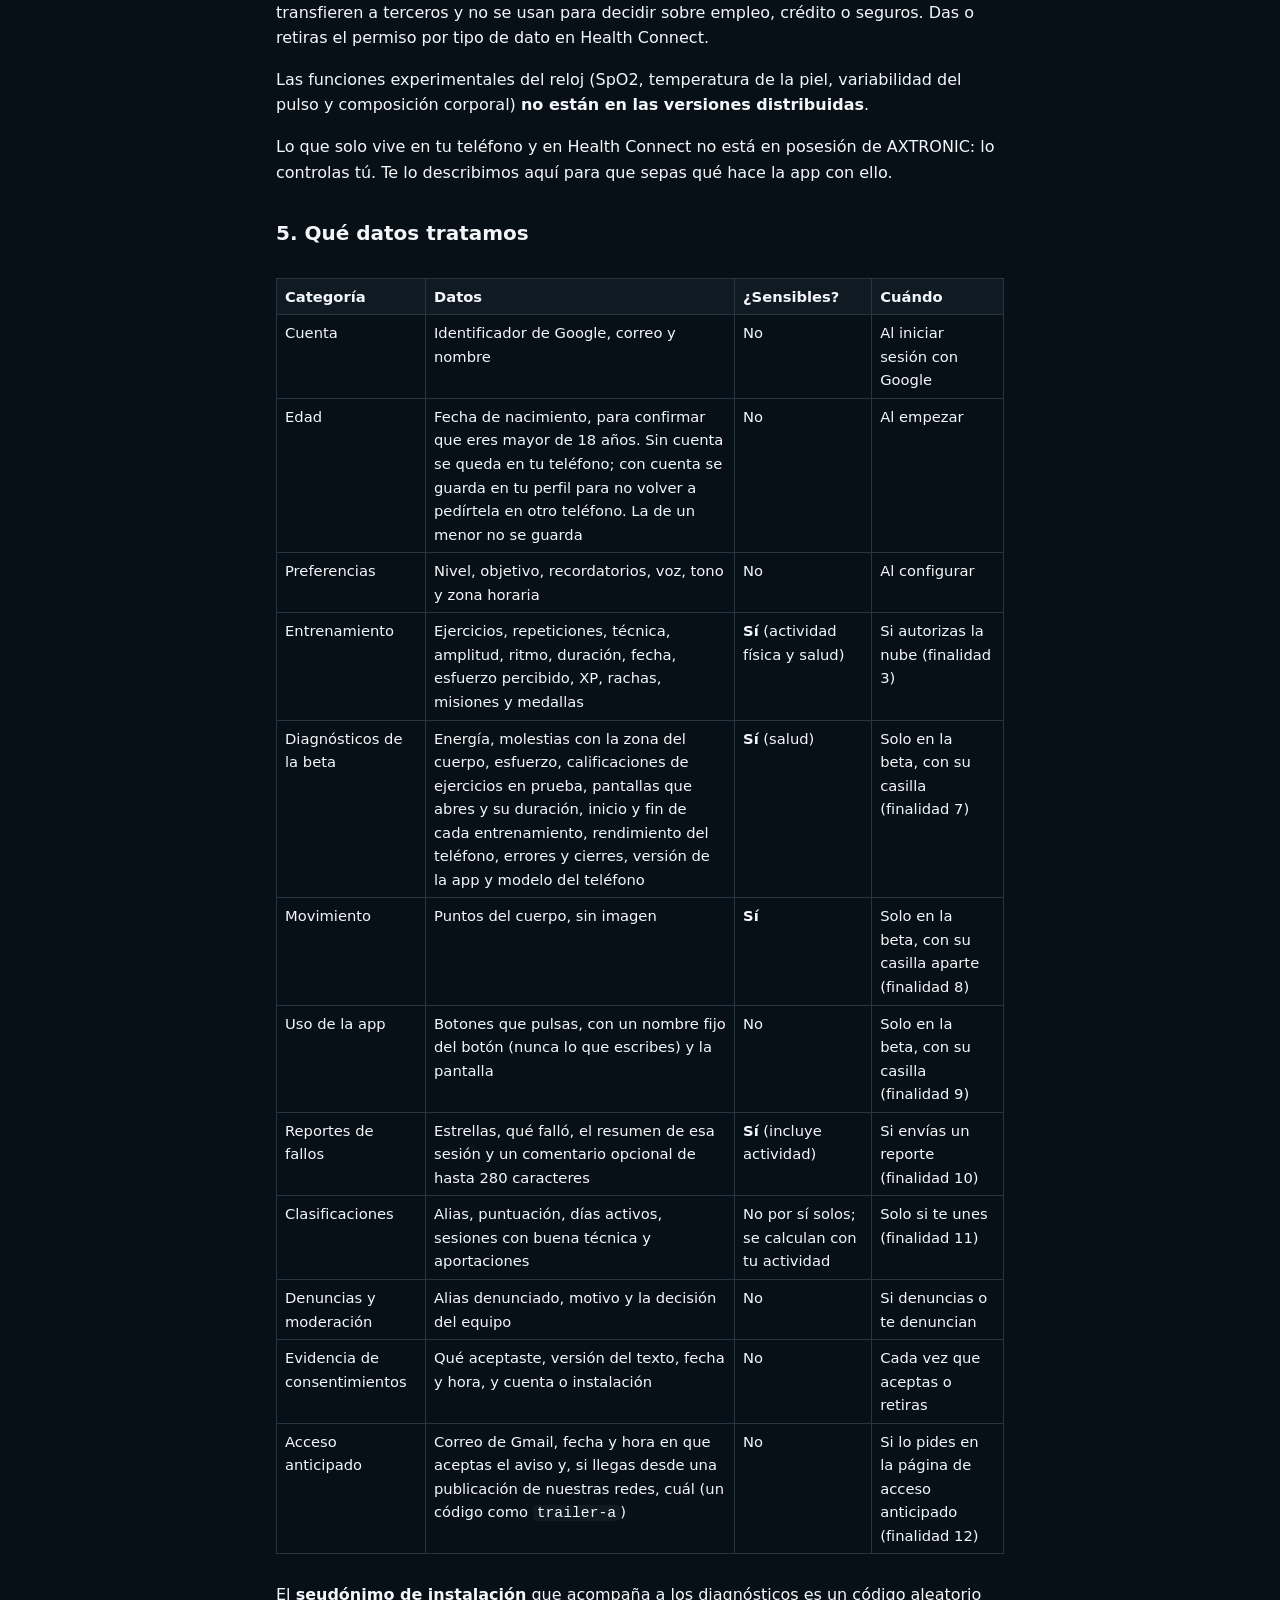
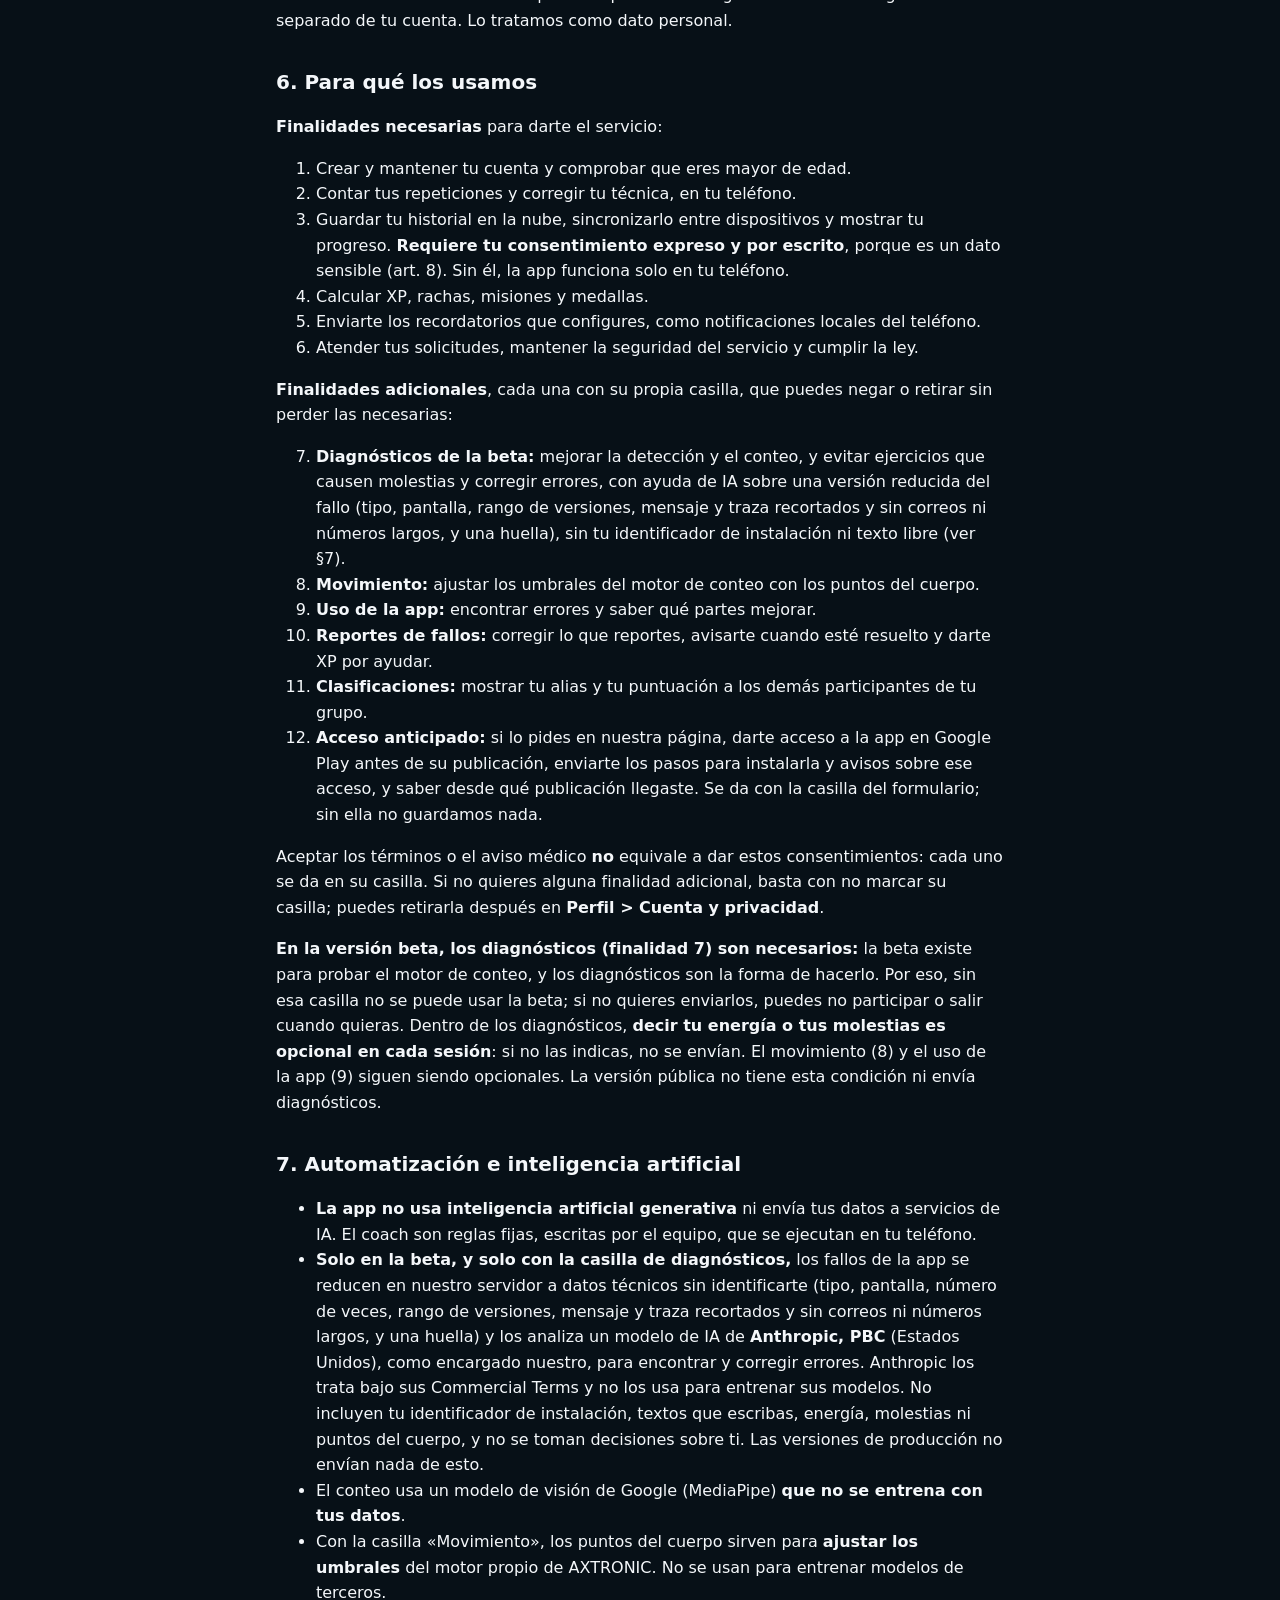
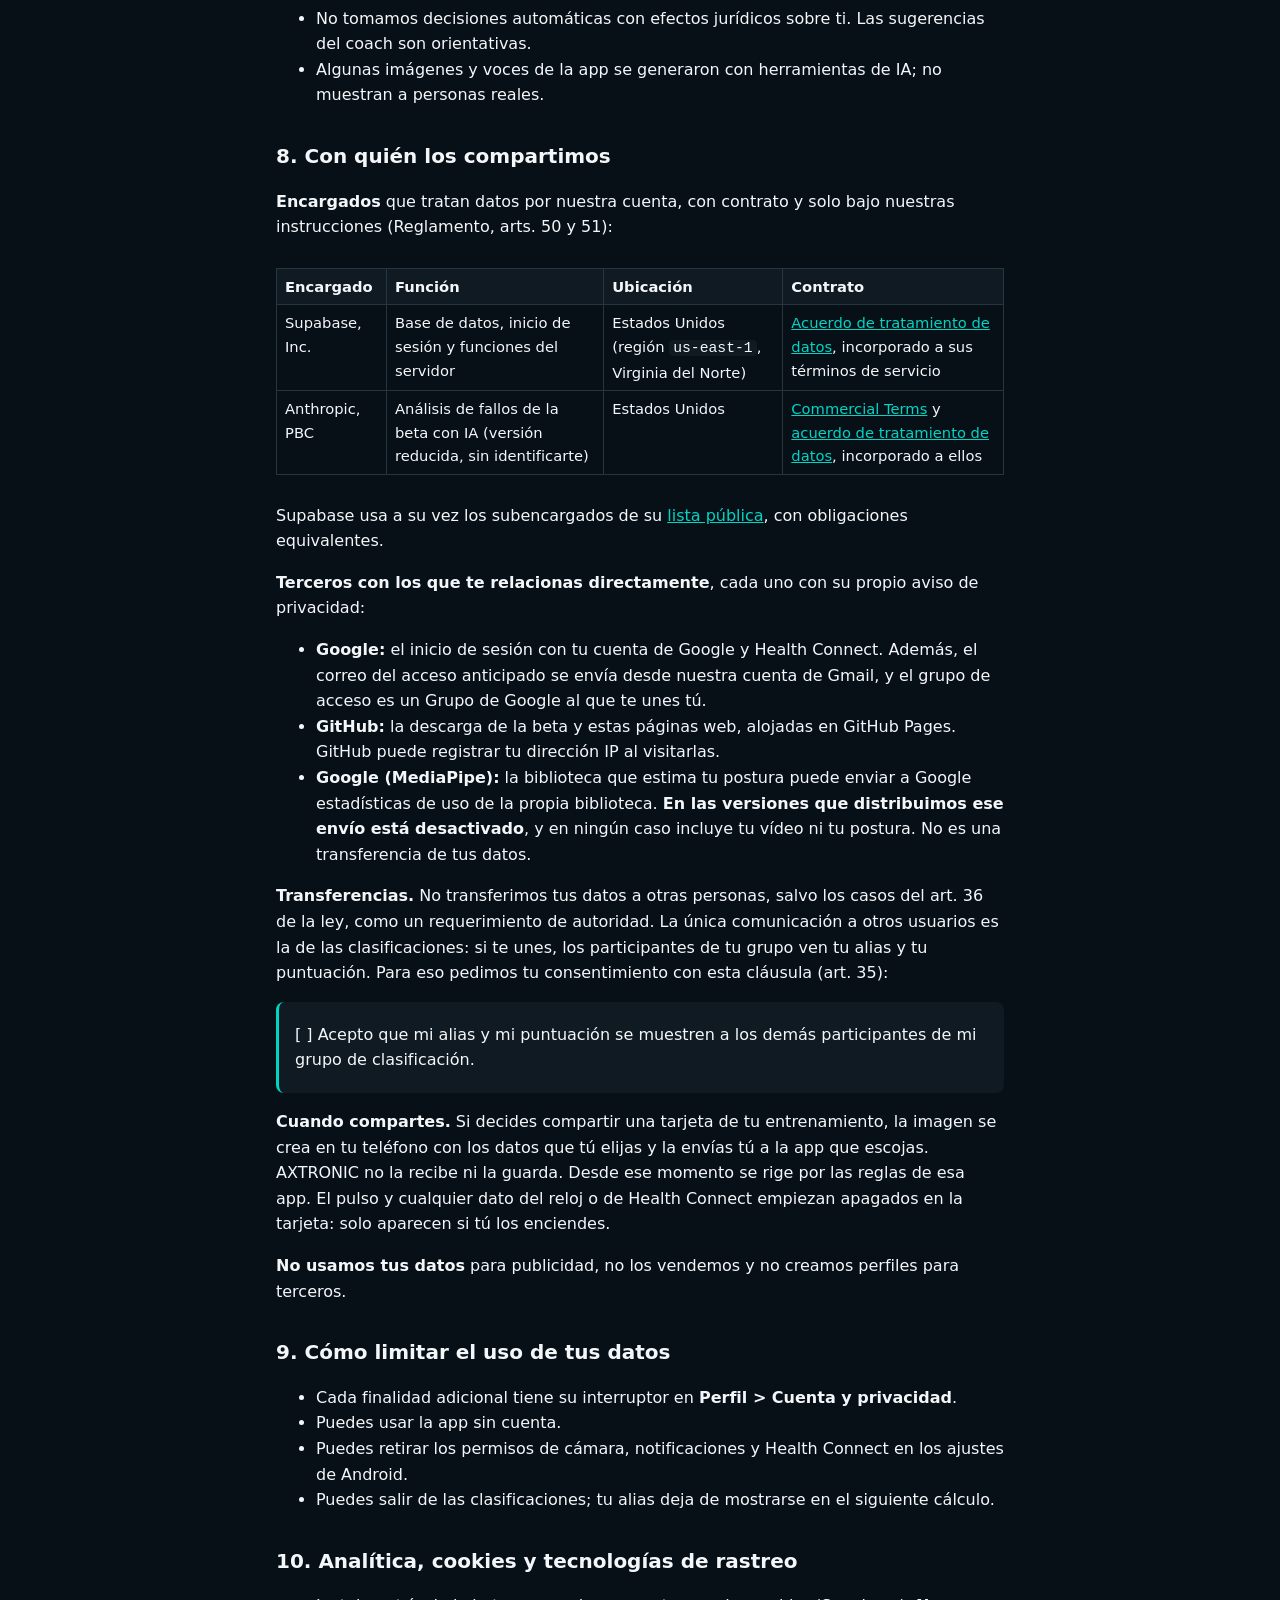
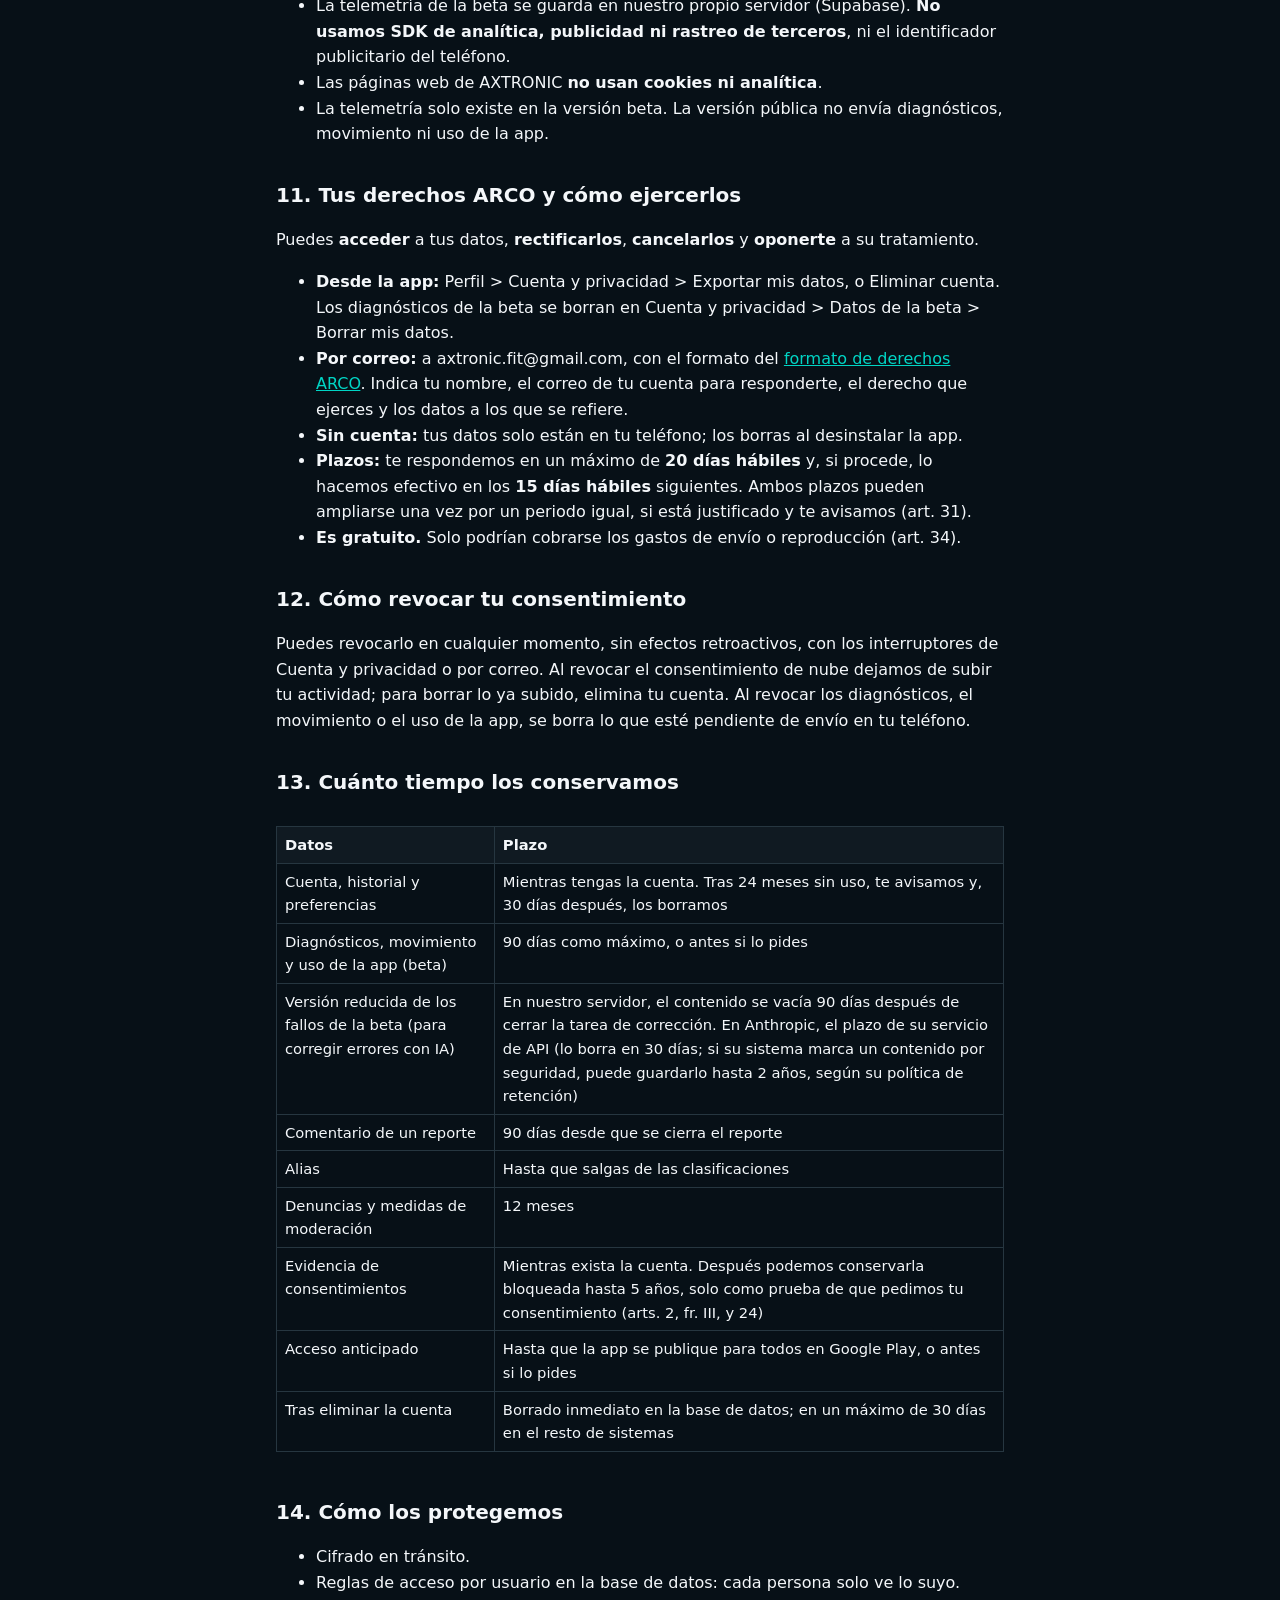
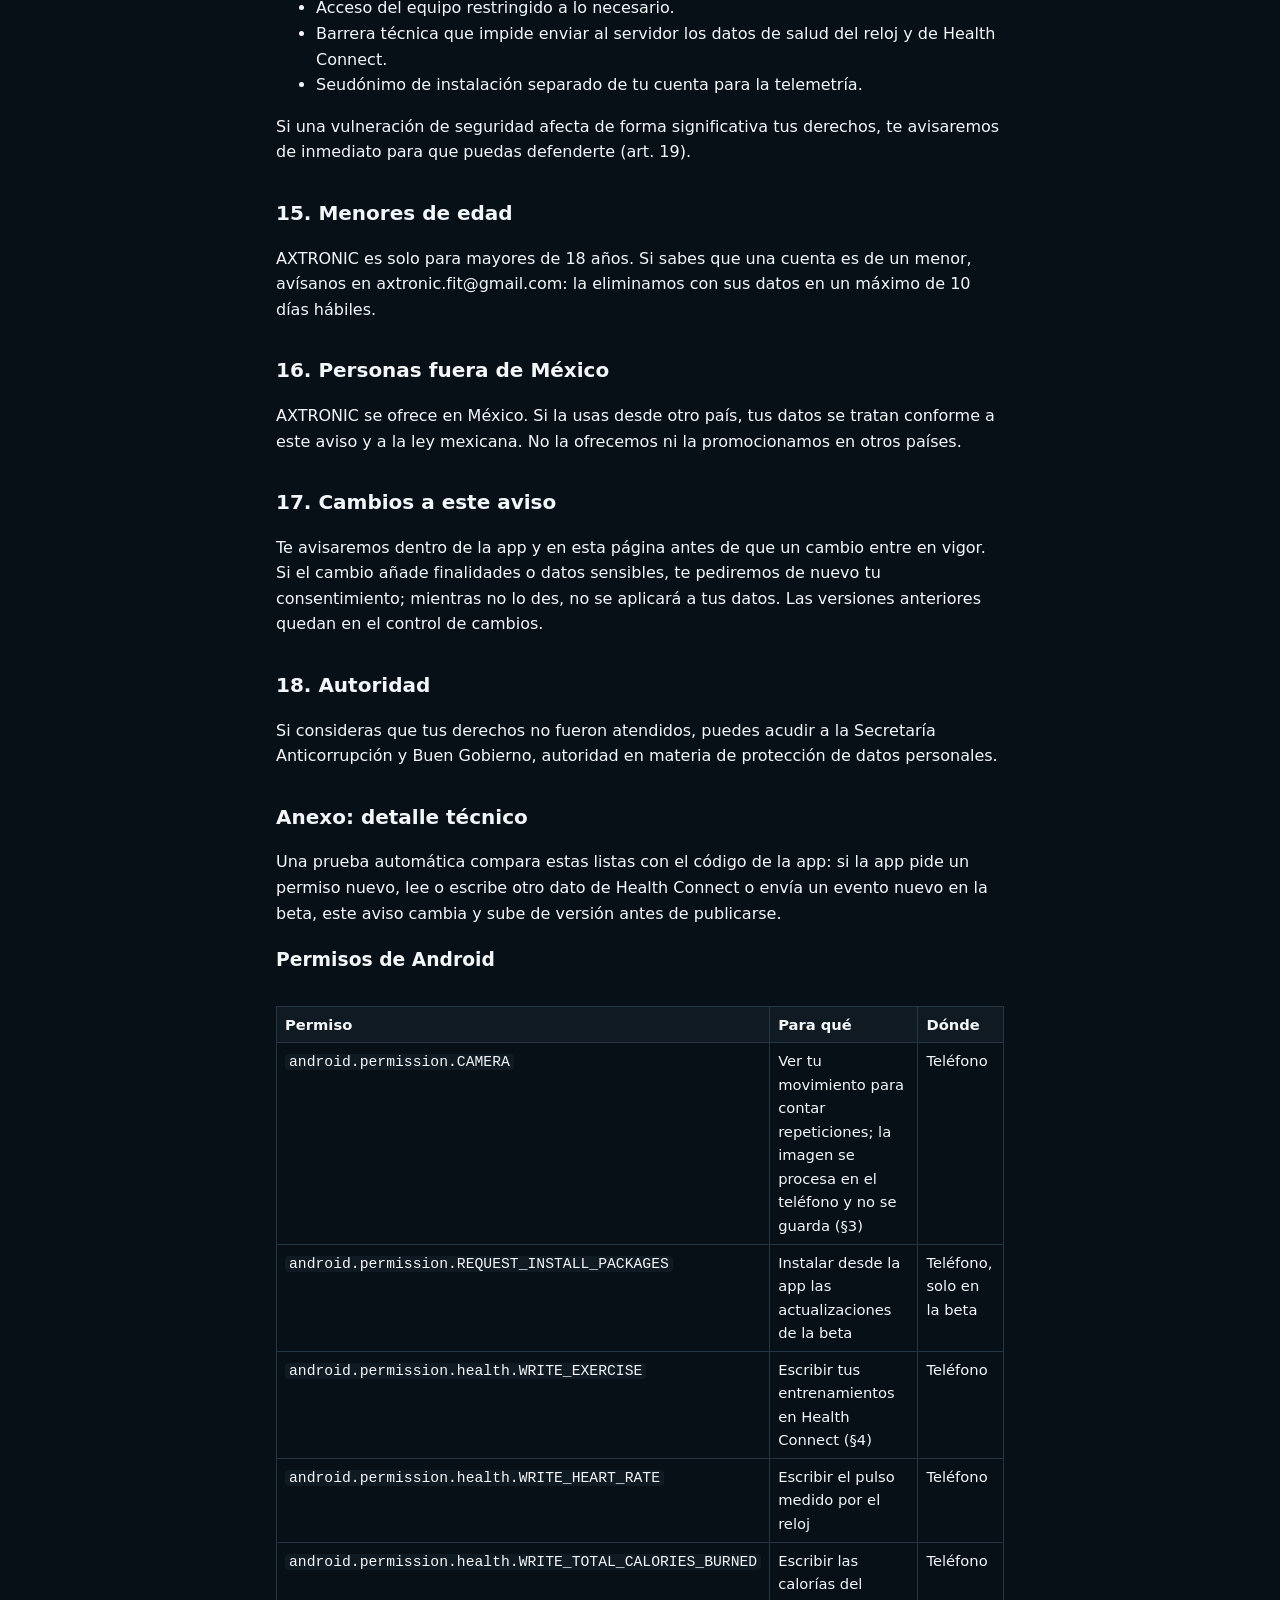
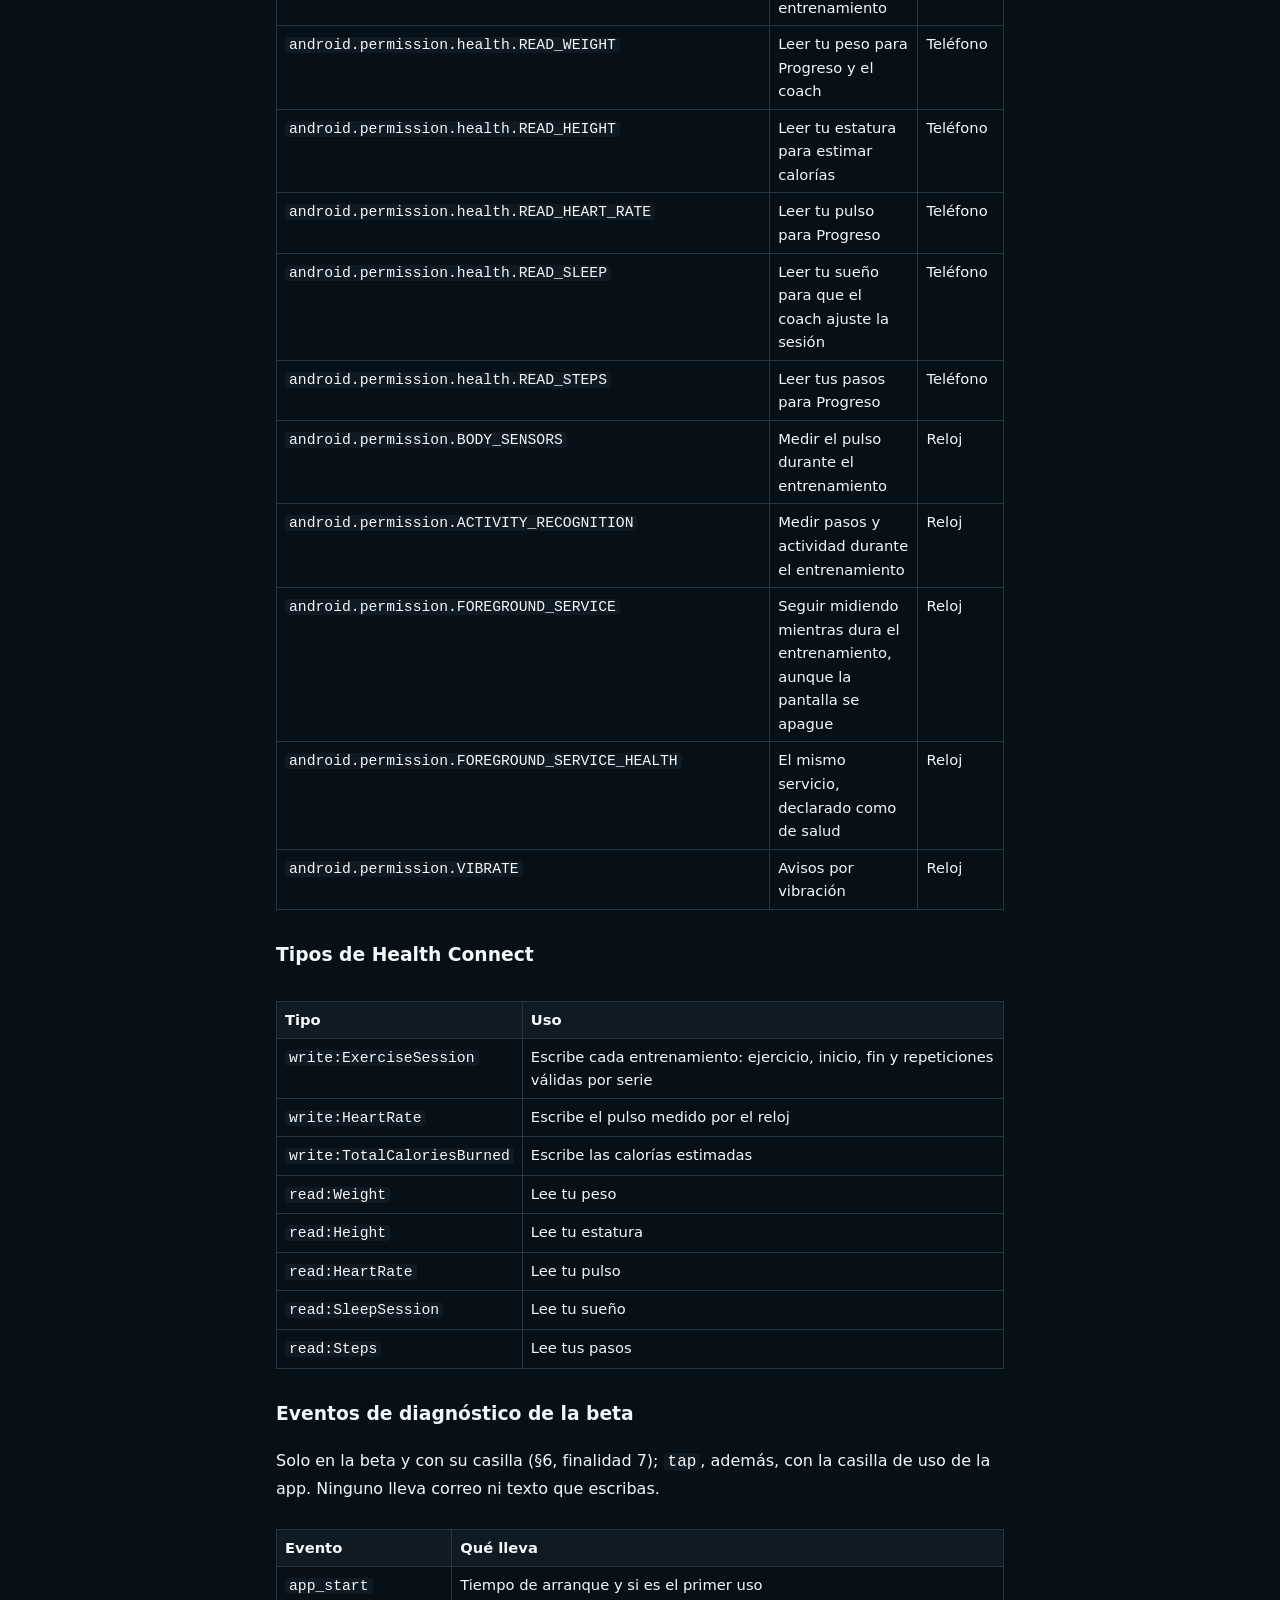
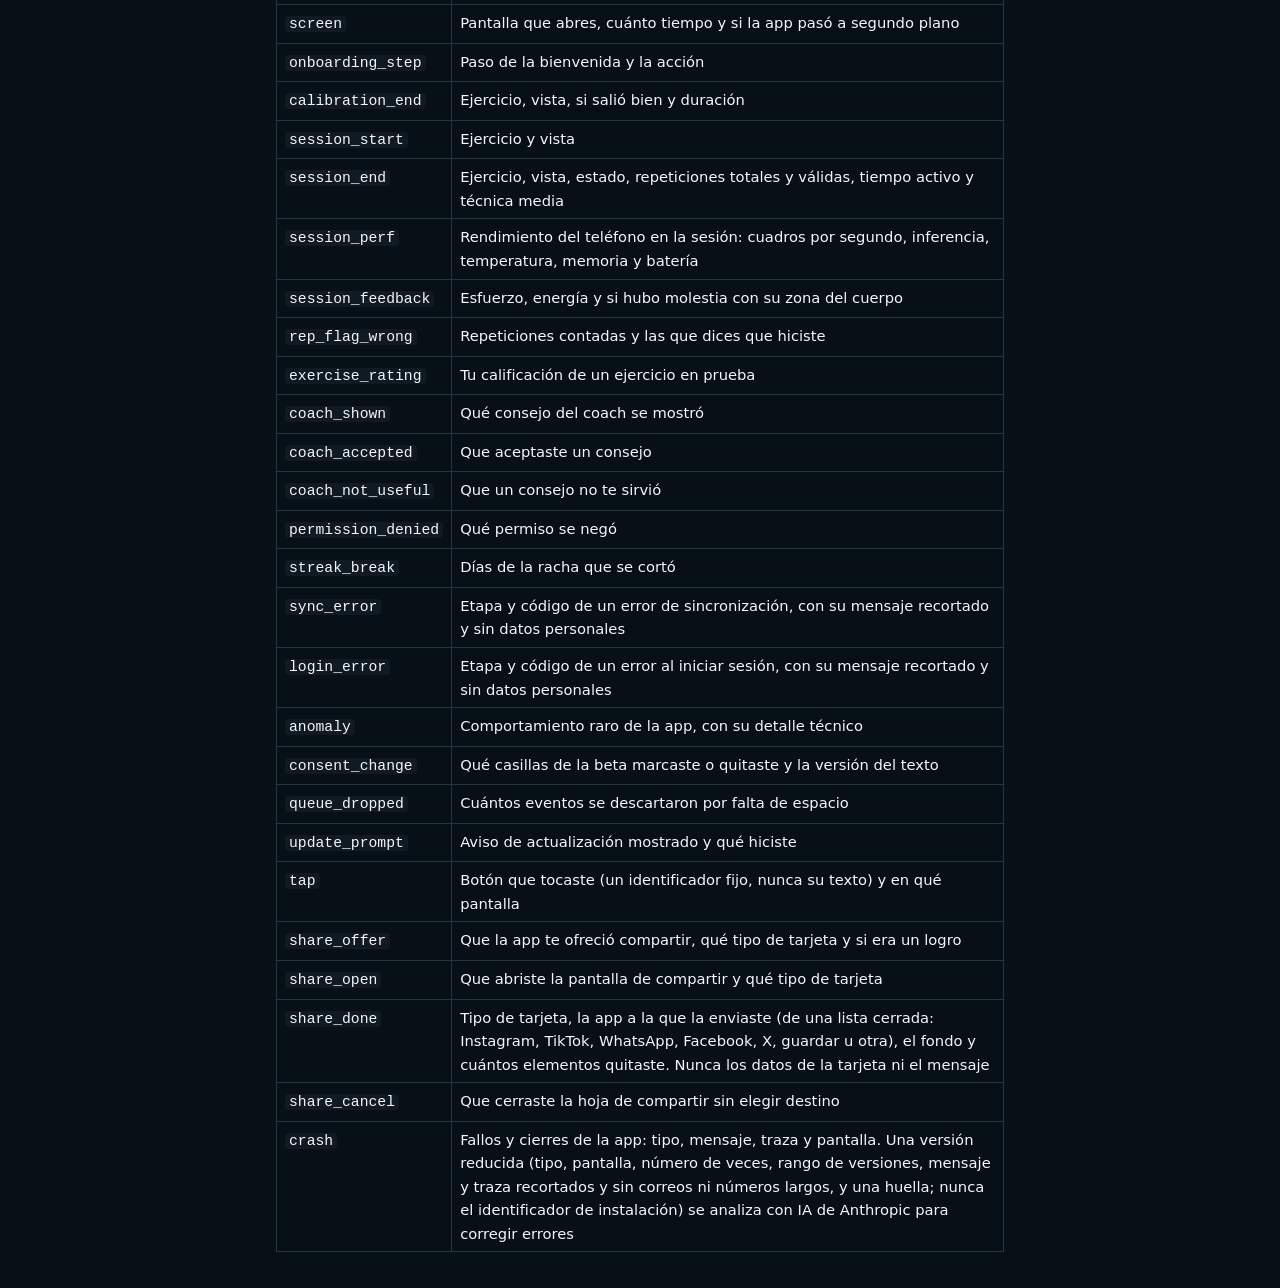
<file: legal/aviso-privacidad/index.html>
<!doctype html>
<html lang="es">
<head>
<meta charset="utf-8">
<meta name="viewport" content="width=device-width, initial-scale=1">
<meta name="referrer" content="no-referrer">
<title>Aviso de privacidad integral de AXTRONIC · AXTRONIC</title>
<style>
:root{--bg:#071017;--card:#101A22;--border:#263640;--text:#F4F7FA;--muted:#8FA3B8;--accent:#00D5C5;--warn:#F5B942}
*{box-sizing:border-box}body{margin:0;background:var(--bg);color:var(--text);font:16px/1.6 system-ui,-apple-system,"Segoe UI",Roboto,sans-serif}
main{max-width:760px;margin:0 auto;padding:24px 16px 64px}a{color:var(--accent)}h1{font-size:1.7rem;line-height:1.25}h2{margin-top:2rem;font-size:1.25rem}
code{background:var(--card);padding:0 4px;border-radius:4px}blockquote{margin:16px 0;padding:4px 16px;background:var(--card);border-left:3px solid var(--accent);border-radius:8px}
.table{overflow-x:auto}table{border-collapse:collapse;width:100%;margin:12px 0;font-size:.92rem}th,td{border:1px solid var(--border);padding:6px 8px;text-align:left;vertical-align:top}th{background:var(--card)}
.draft{border:1px solid var(--warn);color:var(--warn);padding:8px 12px;border-radius:8px}nav{font-size:.92rem;color:var(--muted)}
</style>
</head>
<body><main>
<nav><a href="../">AXTRONIC · Documentos legales</a></nav>

<h1>Aviso de privacidad integral de AXTRONIC</h1>
<p><strong>Versión 1.9</strong> · Vigente desde: 16 de noviembre de 2026 · Revisado en el dictamen legal del 2026-11-10.</p>
<div class="table"><table><thead><tr><th>Versión</th><th>Fecha</th><th>Cambio</th></tr></thead><tbody><tr><td>1.9</td><td>2026-11-19</td><td>§6 (finalidad 7), §7, §8, §13 y anexo (<code>crash</code>): en la beta, con la casilla de diagnósticos, una versión reducida de los fallos (sin tu identificador de instalación ni texto libre) la analiza con IA Anthropic, PBC, como encargado, para corregir errores; la app misma sigue sin enviar nada a servicios de IA y las versiones de producción no envían nada</td></tr><tr><td>1.8</td><td>2026-11-18</td><td>§5, §6, §8 y §13: página de acceso anticipado (correo de Gmail, origen de la publicación y aceptación), finalidad 12, Google como proveedor del correo y del grupo de acceso, y plazo</td></tr><tr><td>1.7</td><td>2026-11-16</td><td>§5: con cuenta, la fecha de nacimiento y las respuestas de la bienvenida (nivel, objetivo, días y minutos, equipo) se guardan en tu perfil para no volver a pedirlas al iniciar sesión en otro teléfono; sin cuenta no salen del teléfono</td></tr><tr><td>1.6</td><td>2026-11-11</td><td>§4: la versión que se distribuye en Google Play sale sin Health Connect (no pide sus permisos ni ofrece la pantalla de Salud); lo descrito sobre Health Connect aplica a las versiones que lo incluyen</td></tr><tr><td>1.5</td><td>2026-11-11</td><td>§8 «Cuando compartes» y anexo con los eventos de compartir (<code>share_offer</code>, <code>share_open</code>, <code>share_done</code>, <code>share_cancel</code>), sin valores de la tarjeta (dictamen del 2026-11-10, §3.1 y T5)</td></tr><tr><td>1.4</td><td>2026-11-10</td><td>Anexo: sin los 5 permisos de escritura de Health Connect de Samsung (SpO2, temperatura de la piel, grasa, agua corporal, metabolismo basal), retirados de la app por el dictamen §4.2</td></tr><tr><td>1.3</td><td>2026-11-10</td><td>Cierre legal (dictamen del 2026-11-10): sin marcas pendientes; la beta explica por qué los diagnósticos son condición; MediaPipe sin envío en las versiones distribuidas; evidencia de consentimientos 5 años; teléfono y Health Connect como información</td></tr><tr><td>1.2</td><td>2026-11-09</td><td>§4: los datos leídos de Health Connect se muestran en la app; el coach no los usa (corrección frente al código, preparación de Google Play)</td></tr><tr><td>1.1</td><td>2026-11-08</td><td>Anexo técnico: permisos de Android, tipos de Health Connect y eventos de la beta, que una prueba compara con el código; nota sobre los permisos experimentales declarados</td></tr><tr><td>1.0</td><td>2026-11-07</td><td>Cámara y pose, Health Connect y reloj, comunidad, analítica, automatización, menores y transferencias, tras comparar con 9 apps (<code>comparativa-apps.md</code>)</td></tr><tr><td>0.1</td><td>2026-11-06</td><td>Primer borrador en Claude Docs</td></tr></tbody></table></div>
<p>Base legal: Ley Federal de Protección de Datos Personales en Posesión de los Particulares (LFPDPPP, DOF 20/03/2025, última reforma DOF 14/11/2025), arts. 2, 7, 8, 12, 15, 16, 19, 31 a 36; y su Reglamento (DOF 21/12/2011), que sigue vigente en lo que no se oponga a la ley: la ley de 2025 no lo abrogó (transitorio Segundo) y sus menciones al instituto anterior se entienden hechas a la Secretaría Anticorrupción y Buen Gobierno (transitorio Cuarto).</p>
<h2>1. Quién es el responsable</h2>
<p>Carlos Geovanni Andrade Valverde, con domicilio en Álvaro Obregón 63 A, colonia El Coyol, C.P. 91779, Veracruz, Veracruz, México, es responsable del tratamiento de tus datos personales en la aplicación AXTRONIC («la app»), en sus páginas web y en su app para reloj. Para cualquier asunto de privacidad escríbenos a axtronic.fit@gmail.com. Lo atiende Responsable de la protección de datos personales de AXTRONIC.</p>
<h2>2. Lo esencial</h2>
<ul><li><strong>La cámara se procesa solo en tu teléfono.</strong> El vídeo y las imágenes nunca se guardan ni se envían, en ninguna versión de la app.</li><li><strong>Puedes usar AXTRONIC sin cuenta.</strong> Tus datos se quedan en tu teléfono.</li><li><strong>Tu actividad física es un dato sensible.</strong> Solo la guardamos en la nube si lo autorizas por escrito, con una casilla aparte.</li><li><strong>No vendemos tus datos, no hay publicidad</strong> y no usamos SDK de analítica ni de anuncios de terceros.</li><li><strong>Cada uso adicional tiene su casilla</strong>, que puedes negar o retirar sin perder el servicio básico.</li></ul>
<h2>3. Cámara y puntos del cuerpo</h2>
<p>La app usa la cámara para estimar la posición de 33 puntos del cuerpo (hombros, codos, rodillas…), contar tus repeticiones y corregir tu técnica. Todo ocurre en la memoria de tu teléfono, con la biblioteca MediaPipe de Google.</p>
<div class="table"><table><thead><tr><th>Qué</th><th>Dónde</th><th>¿Sale del teléfono?</th></tr></thead><tbody><tr><td>Vídeo e imágenes de la cámara</td><td>Memoria del teléfono, solo mientras se procesan</td><td><strong>Nunca</strong></td></tr><tr><td>Puntos del cuerpo (coordenadas, sin imagen)</td><td>Memoria del teléfono; se descartan al terminar la serie</td><td>Solo en la <strong>versión beta</strong> y solo si marcas la casilla «Movimiento» (§6, finalidad 8)</td></tr><tr><td>Resumen por repetición (técnica, amplitud, ritmo; sin coordenadas)</td><td>Teléfono y, si lo autorizas, la nube</td><td>Solo con la casilla de nube (§6, finalidad 3)</td></tr></tbody></table></div>
<p>No usamos los puntos del cuerpo para identificarte ni para reconocer tu cara. Aun así, los tratamos como <strong>datos sensibles</strong> por precaución, porque una serie larga de movimientos podría revelar aspectos de tu estado de salud (art. 2, fr. VI).</p>
<h2>4. Reloj y Health Connect</h2>
<p><strong>La versión de AXTRONIC que se distribuye en Google Play no incluye por ahora la conexión con Health Connect:</strong> no pide sus permisos y no lee ni escribe en Health Connect. Lo que este aviso dice de Health Connect aplica solo a las versiones que sí la incluyen (hoy, la beta cerrada); si se añade a la versión de Google Play, este aviso lo dirá y subirá de versión antes.</p>
<p>En las versiones que la incluyen, AXTRONIC puede leer y escribir datos en Health Connect y recibir datos de tu reloj Galaxy Watch. <strong>Estos datos se quedan en tu teléfono y en Health Connect: AXTRONIC no los recibe ni los envía a su servidor.</strong> Una barrera técnica, con pruebas automáticas, impide que salgan al servidor o a la telemetría.</p>
<div class="table"><table><thead><tr><th>Dato</th><th>Para qué lo usa la app</th></tr></thead><tbody><tr><td>Pulso, zonas, recuperación y calorías del reloj</td><td>Ajustar la intensidad y mostrar tu entrenamiento</td></tr><tr><td>Pasos, pulso, peso, altura y sueño leídos de Health Connect</td><td>Mostrártelos en la app y en el reloj junto a tu entrenamiento; el coach no los usa</td></tr><tr><td>Entrenamientos, pulso y calorías escritos en Health Connect</td><td>Que otras apps que elijas vean tus entrenamientos</td></tr><tr><td>Estatura, peso y sexo</td><td>Estimar las calorías y, en el reloj del desarrollador, la composición corporal</td></tr></tbody></table></div>
<p><strong>Uso limitado.</strong> Los datos de Health Connect solo se usan para darte las funciones de entrenamiento que ves en la app. No se usan para publicidad, no se venden, no se transfieren a terceros y no se usan para decidir sobre empleo, crédito o seguros. Das o retiras el permiso por tipo de dato en Health Connect.</p>
<p>Las funciones experimentales del reloj (SpO2, temperatura de la piel, variabilidad del pulso y composición corporal) <strong>no están en las versiones distribuidas</strong>.</p>
<p>Lo que solo vive en tu teléfono y en Health Connect no está en posesión de AXTRONIC: lo controlas tú. Te lo describimos aquí para que sepas qué hace la app con ello.</p>
<h2>5. Qué datos tratamos</h2>
<div class="table"><table><thead><tr><th>Categoría</th><th>Datos</th><th>¿Sensibles?</th><th>Cuándo</th></tr></thead><tbody><tr><td>Cuenta</td><td>Identificador de Google, correo y nombre</td><td>No</td><td>Al iniciar sesión con Google</td></tr><tr><td>Edad</td><td>Fecha de nacimiento, para confirmar que eres mayor de 18 años. Sin cuenta se queda en tu teléfono; con cuenta se guarda en tu perfil para no volver a pedírtela en otro teléfono. La de un menor no se guarda</td><td>No</td><td>Al empezar</td></tr><tr><td>Preferencias</td><td>Nivel, objetivo, recordatorios, voz, tono y zona horaria</td><td>No</td><td>Al configurar</td></tr><tr><td>Entrenamiento</td><td>Ejercicios, repeticiones, técnica, amplitud, ritmo, duración, fecha, esfuerzo percibido, XP, rachas, misiones y medallas</td><td><strong>Sí</strong> (actividad física y salud)</td><td>Si autorizas la nube (finalidad 3)</td></tr><tr><td>Diagnósticos de la beta</td><td>Energía, molestias con la zona del cuerpo, esfuerzo, calificaciones de ejercicios en prueba, pantallas que abres y su duración, inicio y fin de cada entrenamiento, rendimiento del teléfono, errores y cierres, versión de la app y modelo del teléfono</td><td><strong>Sí</strong> (salud)</td><td>Solo en la beta, con su casilla (finalidad 7)</td></tr><tr><td>Movimiento</td><td>Puntos del cuerpo, sin imagen</td><td><strong>Sí</strong></td><td>Solo en la beta, con su casilla aparte (finalidad 8)</td></tr><tr><td>Uso de la app</td><td>Botones que pulsas, con un nombre fijo del botón (nunca lo que escribes) y la pantalla</td><td>No</td><td>Solo en la beta, con su casilla (finalidad 9)</td></tr><tr><td>Reportes de fallos</td><td>Estrellas, qué falló, el resumen de esa sesión y un comentario opcional de hasta 280 caracteres</td><td><strong>Sí</strong> (incluye actividad)</td><td>Si envías un reporte (finalidad 10)</td></tr><tr><td>Clasificaciones</td><td>Alias, puntuación, días activos, sesiones con buena técnica y aportaciones</td><td>No por sí solos; se calculan con tu actividad</td><td>Solo si te unes (finalidad 11)</td></tr><tr><td>Denuncias y moderación</td><td>Alias denunciado, motivo y la decisión del equipo</td><td>No</td><td>Si denuncias o te denuncian</td></tr><tr><td>Evidencia de consentimientos</td><td>Qué aceptaste, versión del texto, fecha y hora, y cuenta o instalación</td><td>No</td><td>Cada vez que aceptas o retiras</td></tr><tr><td>Acceso anticipado</td><td>Correo de Gmail, fecha y hora en que aceptas el aviso y, si llegas desde una publicación de nuestras redes, cuál (un código como <code>trailer-a</code>)</td><td>No</td><td>Si lo pides en la página de acceso anticipado (finalidad 12)</td></tr></tbody></table></div>
<p>El <strong>seudónimo de instalación</strong> que acompaña a los diagnósticos es un código aleatorio separado de tu cuenta. Lo tratamos como dato personal.</p>
<h2>6. Para qué los usamos</h2>
<p><strong>Finalidades necesarias</strong> para darte el servicio:</p>
<ol><li>Crear y mantener tu cuenta y comprobar que eres mayor de edad.</li><li>Contar tus repeticiones y corregir tu técnica, en tu teléfono.</li><li>Guardar tu historial en la nube, sincronizarlo entre dispositivos y mostrar tu progreso. <strong>Requiere tu consentimiento expreso y por escrito</strong>, porque es un dato sensible (art. 8). Sin él, la app funciona solo en tu teléfono.</li><li>Calcular XP, rachas, misiones y medallas.</li><li>Enviarte los recordatorios que configures, como notificaciones locales del teléfono.</li><li>Atender tus solicitudes, mantener la seguridad del servicio y cumplir la ley.</li></ol>
<p><strong>Finalidades adicionales</strong>, cada una con su propia casilla, que puedes negar o retirar sin perder las necesarias:</p>
<ol start="7"><li><strong>Diagnósticos de la beta:</strong> mejorar la detección y el conteo, y evitar ejercicios que causen molestias y corregir errores, con ayuda de IA sobre una versión reducida del fallo (tipo, pantalla, rango de versiones, mensaje y traza recortados y sin correos ni números largos, y una huella), sin tu identificador de instalación ni texto libre (ver §7).</li><li><strong>Movimiento:</strong> ajustar los umbrales del motor de conteo con los puntos del cuerpo.</li><li><strong>Uso de la app:</strong> encontrar errores y saber qué partes mejorar.</li><li><strong>Reportes de fallos:</strong> corregir lo que reportes, avisarte cuando esté resuelto y darte XP por ayudar.</li><li><strong>Clasificaciones:</strong> mostrar tu alias y tu puntuación a los demás participantes de tu grupo.</li><li><strong>Acceso anticipado:</strong> si lo pides en nuestra página, darte acceso a la app en Google Play antes de su publicación, enviarte los pasos para instalarla y avisos sobre ese acceso, y saber desde qué publicación llegaste. Se da con la casilla del formulario; sin ella no guardamos nada.</li></ol>
<p>Aceptar los términos o el aviso médico <strong>no</strong> equivale a dar estos consentimientos: cada uno se da en su casilla. Si no quieres alguna finalidad adicional, basta con no marcar su casilla; puedes retirarla después en <strong>Perfil &gt; Cuenta y privacidad</strong>.</p>
<p><strong>En la versión beta, los diagnósticos (finalidad 7) son necesarios:</strong> la beta existe para probar el motor de conteo, y los diagnósticos son la forma de hacerlo. Por eso, sin esa casilla no se puede usar la beta; si no quieres enviarlos, puedes no participar o salir cuando quieras. Dentro de los diagnósticos, <strong>decir tu energía o tus molestias es opcional en cada sesión</strong>: si no las indicas, no se envían. El movimiento (8) y el uso de la app (9) siguen siendo opcionales. La versión pública no tiene esta condición ni envía diagnósticos.</p>
<h2>7. Automatización e inteligencia artificial</h2>
<ul><li><strong>La app no usa inteligencia artificial generativa</strong> ni envía tus datos a servicios de IA. El coach son reglas fijas, escritas por el equipo, que se ejecutan en tu teléfono.</li><li><strong>Solo en la beta, y solo con la casilla de diagnósticos,</strong> los fallos de la app se reducen en nuestro servidor a datos técnicos sin identificarte (tipo, pantalla, número de veces, rango de versiones, mensaje y traza recortados y sin correos ni números largos, y una huella) y los analiza un modelo de IA de <strong>Anthropic, PBC</strong> (Estados Unidos), como encargado nuestro, para encontrar y corregir errores. Anthropic los trata bajo sus Commercial Terms y no los usa para entrenar sus modelos. No incluyen tu identificador de instalación, textos que escribas, energía, molestias ni puntos del cuerpo, y no se toman decisiones sobre ti. Las versiones de producción no envían nada de esto.</li><li>El conteo usa un modelo de visión de Google (MediaPipe) <strong>que no se entrena con tus datos</strong>.</li><li>Con la casilla «Movimiento», los puntos del cuerpo sirven para <strong>ajustar los umbrales</strong> del motor propio de AXTRONIC. No se usan para entrenar modelos de terceros.</li><li>No tomamos decisiones automáticas con efectos jurídicos sobre ti. Las sugerencias del coach son orientativas.</li><li>Algunas imágenes y voces de la app se generaron con herramientas de IA; no muestran a personas reales.</li></ul>
<h2>8. Con quién los compartimos</h2>
<p><strong>Encargados</strong> que tratan datos por nuestra cuenta, con contrato y solo bajo nuestras instrucciones (Reglamento, arts. 50 y 51):</p>
<div class="table"><table><thead><tr><th>Encargado</th><th>Función</th><th>Ubicación</th><th>Contrato</th></tr></thead><tbody><tr><td>Supabase, Inc.</td><td>Base de datos, inicio de sesión y funciones del servidor</td><td>Estados Unidos (región <code>us-east-1</code>, Virginia del Norte)</td><td><a href="https://supabase.com/legal/customer-resources/data-processing-addendum">Acuerdo de tratamiento de datos</a>, incorporado a sus términos de servicio</td></tr><tr><td>Anthropic, PBC</td><td>Análisis de fallos de la beta con IA (versión reducida, sin identificarte)</td><td>Estados Unidos</td><td><a href="https://www.anthropic.com/legal/commercial-terms">Commercial Terms</a> y <a href="https://www.anthropic.com/legal/data-processing-addendum">acuerdo de tratamiento de datos</a>, incorporado a ellos</td></tr></tbody></table></div>
<p>Supabase usa a su vez los subencargados de su <a href="https://supabase.com/legal/customer-resources/subprocessor-list">lista pública</a>, con obligaciones equivalentes.</p>
<p><strong>Terceros con los que te relacionas directamente</strong>, cada uno con su propio aviso de privacidad:</p>
<ul><li><strong>Google:</strong> el inicio de sesión con tu cuenta de Google y Health Connect. Además, el correo del acceso anticipado se envía desde nuestra cuenta de Gmail, y el grupo de acceso es un Grupo de Google al que te unes tú.</li><li><strong>GitHub:</strong> la descarga de la beta y estas páginas web, alojadas en GitHub Pages. GitHub puede registrar tu dirección IP al visitarlas.</li><li><strong>Google (MediaPipe):</strong> la biblioteca que estima tu postura puede enviar a Google estadísticas de uso de la propia biblioteca. <strong>En las versiones que distribuimos ese envío está desactivado</strong>, y en ningún caso incluye tu vídeo ni tu postura. No es una transferencia de tus datos.</li></ul>
<p><strong>Transferencias.</strong> No transferimos tus datos a otras personas, salvo los casos del art. 36 de la ley, como un requerimiento de autoridad. La única comunicación a otros usuarios es la de las clasificaciones: si te unes, los participantes de tu grupo ven tu alias y tu puntuación. Para eso pedimos tu consentimiento con esta cláusula (art. 35):</p>
<blockquote><p>[ ] Acepto que mi alias y mi puntuación se muestren a los demás participantes de mi grupo de clasificación.</p></blockquote>
<p><strong>Cuando compartes.</strong> Si decides compartir una tarjeta de tu entrenamiento, la imagen se crea en tu teléfono con los datos que tú elijas y la envías tú a la app que escojas. AXTRONIC no la recibe ni la guarda. Desde ese momento se rige por las reglas de esa app. El pulso y cualquier dato del reloj o de Health Connect empiezan apagados en la tarjeta: solo aparecen si tú los enciendes.</p>
<p><strong>No usamos tus datos</strong> para publicidad, no los vendemos y no creamos perfiles para terceros.</p>
<h2>9. Cómo limitar el uso de tus datos</h2>
<ul><li>Cada finalidad adicional tiene su interruptor en <strong>Perfil &gt; Cuenta y privacidad</strong>.</li><li>Puedes usar la app sin cuenta.</li><li>Puedes retirar los permisos de cámara, notificaciones y Health Connect en los ajustes de Android.</li><li>Puedes salir de las clasificaciones; tu alias deja de mostrarse en el siguiente cálculo.</li></ul>
<h2>10. Analítica, cookies y tecnologías de rastreo</h2>
<ul><li>La telemetría de la beta se guarda en nuestro propio servidor (Supabase). <strong>No usamos SDK de analítica, publicidad ni rastreo de terceros</strong>, ni el identificador publicitario del teléfono.</li><li>Las páginas web de AXTRONIC <strong>no usan cookies ni analítica</strong>.</li><li>La telemetría solo existe en la versión beta. La versión pública no envía diagnósticos, movimiento ni uso de la app.</li></ul>
<h2>11. Tus derechos ARCO y cómo ejercerlos</h2>
<p>Puedes <strong>acceder</strong> a tus datos, <strong>rectificarlos</strong>, <strong>cancelarlos</strong> y <strong>oponerte</strong> a su tratamiento.</p>
<ul><li><strong>Desde la app:</strong> Perfil &gt; Cuenta y privacidad &gt; Exportar mis datos, o Eliminar cuenta. Los diagnósticos de la beta se borran en Cuenta y privacidad &gt; Datos de la beta &gt; Borrar mis datos.</li><li><strong>Por correo:</strong> a axtronic.fit@gmail.com, con el formato del <a href="../eliminar-cuenta/">formato de derechos ARCO</a>. Indica tu nombre, el correo de tu cuenta para responderte, el derecho que ejerces y los datos a los que se refiere.</li><li><strong>Sin cuenta:</strong> tus datos solo están en tu teléfono; los borras al desinstalar la app.</li><li><strong>Plazos:</strong> te respondemos en un máximo de <strong>20 días hábiles</strong> y, si procede, lo hacemos efectivo en los <strong>15 días hábiles</strong> siguientes. Ambos plazos pueden ampliarse una vez por un periodo igual, si está justificado y te avisamos (art. 31).</li><li><strong>Es gratuito.</strong> Solo podrían cobrarse los gastos de envío o reproducción (art. 34).</li></ul>
<h2>12. Cómo revocar tu consentimiento</h2>
<p>Puedes revocarlo en cualquier momento, sin efectos retroactivos, con los interruptores de Cuenta y privacidad o por correo. Al revocar el consentimiento de nube dejamos de subir tu actividad; para borrar lo ya subido, elimina tu cuenta. Al revocar los diagnósticos, el movimiento o el uso de la app, se borra lo que esté pendiente de envío en tu teléfono.</p>
<h2>13. Cuánto tiempo los conservamos</h2>
<div class="table"><table><thead><tr><th>Datos</th><th>Plazo</th></tr></thead><tbody><tr><td>Cuenta, historial y preferencias</td><td>Mientras tengas la cuenta. Tras 24 meses sin uso, te avisamos y, 30 días después, los borramos</td></tr><tr><td>Diagnósticos, movimiento y uso de la app (beta)</td><td>90 días como máximo, o antes si lo pides</td></tr><tr><td>Versión reducida de los fallos de la beta (para corregir errores con IA)</td><td>En nuestro servidor, el contenido se vacía 90 días después de cerrar la tarea de corrección. En Anthropic, el plazo de su servicio de API (lo borra en 30 días; si su sistema marca un contenido por seguridad, puede guardarlo hasta 2 años, según su política de retención)</td></tr><tr><td>Comentario de un reporte</td><td>90 días desde que se cierra el reporte</td></tr><tr><td>Alias</td><td>Hasta que salgas de las clasificaciones</td></tr><tr><td>Denuncias y medidas de moderación</td><td>12 meses</td></tr><tr><td>Evidencia de consentimientos</td><td>Mientras exista la cuenta. Después podemos conservarla bloqueada hasta 5 años, solo como prueba de que pedimos tu consentimiento (arts. 2, fr. III, y 24)</td></tr><tr><td>Acceso anticipado</td><td>Hasta que la app se publique para todos en Google Play, o antes si lo pides</td></tr><tr><td>Tras eliminar la cuenta</td><td>Borrado inmediato en la base de datos; en un máximo de 30 días en el resto de sistemas</td></tr></tbody></table></div>
<h2>14. Cómo los protegemos</h2>
<ul><li>Cifrado en tránsito.</li><li>Reglas de acceso por usuario en la base de datos: cada persona solo ve lo suyo.</li><li>Acceso del equipo restringido a lo necesario.</li><li>Barrera técnica que impide enviar al servidor los datos de salud del reloj y de Health Connect.</li><li>Seudónimo de instalación separado de tu cuenta para la telemetría.</li></ul>
<p>Si una vulneración de seguridad afecta de forma significativa tus derechos, te avisaremos de inmediato para que puedas defenderte (art. 19).</p>
<h2>15. Menores de edad</h2>
<p>AXTRONIC es solo para mayores de 18 años. Si sabes que una cuenta es de un menor, avísanos en axtronic.fit@gmail.com: la eliminamos con sus datos en un máximo de 10 días hábiles.</p>
<h2>16. Personas fuera de México</h2>
<p>AXTRONIC se ofrece en México. Si la usas desde otro país, tus datos se tratan conforme a este aviso y a la ley mexicana. No la ofrecemos ni la promocionamos en otros países.</p>
<h2>17. Cambios a este aviso</h2>
<p>Te avisaremos dentro de la app y en esta página antes de que un cambio entre en vigor. Si el cambio añade finalidades o datos sensibles, te pediremos de nuevo tu consentimiento; mientras no lo des, no se aplicará a tus datos. Las versiones anteriores quedan en el control de cambios.</p>
<h2>18. Autoridad</h2>
<p>Si consideras que tus derechos no fueron atendidos, puedes acudir a la Secretaría Anticorrupción y Buen Gobierno, autoridad en materia de protección de datos personales.</p>
<h2>Anexo: detalle técnico</h2>
<p>Una prueba automática compara estas listas con el código de la app: si la app pide un permiso nuevo, lee o escribe otro dato de Health Connect o envía un evento nuevo en la beta, este aviso cambia y sube de versión antes de publicarse.</p>
<h3>Permisos de Android</h3>
<div class="table"><table><thead><tr><th>Permiso</th><th>Para qué</th><th>Dónde</th></tr></thead><tbody><tr><td><code>android.permission.CAMERA</code></td><td>Ver tu movimiento para contar repeticiones; la imagen se procesa en el teléfono y no se guarda (§3)</td><td>Teléfono</td></tr><tr><td><code>android.permission.REQUEST_INSTALL_PACKAGES</code></td><td>Instalar desde la app las actualizaciones de la beta</td><td>Teléfono, solo en la beta</td></tr><tr><td><code>android.permission.health.WRITE_EXERCISE</code></td><td>Escribir tus entrenamientos en Health Connect (§4)</td><td>Teléfono</td></tr><tr><td><code>android.permission.health.WRITE_HEART_RATE</code></td><td>Escribir el pulso medido por el reloj</td><td>Teléfono</td></tr><tr><td><code>android.permission.health.WRITE_TOTAL_CALORIES_BURNED</code></td><td>Escribir las calorías del entrenamiento</td><td>Teléfono</td></tr><tr><td><code>android.permission.health.READ_WEIGHT</code></td><td>Leer tu peso para Progreso y el coach</td><td>Teléfono</td></tr><tr><td><code>android.permission.health.READ_HEIGHT</code></td><td>Leer tu estatura para estimar calorías</td><td>Teléfono</td></tr><tr><td><code>android.permission.health.READ_HEART_RATE</code></td><td>Leer tu pulso para Progreso</td><td>Teléfono</td></tr><tr><td><code>android.permission.health.READ_SLEEP</code></td><td>Leer tu sueño para que el coach ajuste la sesión</td><td>Teléfono</td></tr><tr><td><code>android.permission.health.READ_STEPS</code></td><td>Leer tus pasos para Progreso</td><td>Teléfono</td></tr><tr><td><code>android.permission.BODY_SENSORS</code></td><td>Medir el pulso durante el entrenamiento</td><td>Reloj</td></tr><tr><td><code>android.permission.ACTIVITY_RECOGNITION</code></td><td>Medir pasos y actividad durante el entrenamiento</td><td>Reloj</td></tr><tr><td><code>android.permission.FOREGROUND_SERVICE</code></td><td>Seguir midiendo mientras dura el entrenamiento, aunque la pantalla se apague</td><td>Reloj</td></tr><tr><td><code>android.permission.FOREGROUND_SERVICE_HEALTH</code></td><td>El mismo servicio, declarado como de salud</td><td>Reloj</td></tr><tr><td><code>android.permission.VIBRATE</code></td><td>Avisos por vibración</td><td>Reloj</td></tr></tbody></table></div>
<h3>Tipos de Health Connect</h3>
<div class="table"><table><thead><tr><th>Tipo</th><th>Uso</th></tr></thead><tbody><tr><td><code>write:ExerciseSession</code></td><td>Escribe cada entrenamiento: ejercicio, inicio, fin y repeticiones válidas por serie</td></tr><tr><td><code>write:HeartRate</code></td><td>Escribe el pulso medido por el reloj</td></tr><tr><td><code>write:TotalCaloriesBurned</code></td><td>Escribe las calorías estimadas</td></tr><tr><td><code>read:Weight</code></td><td>Lee tu peso</td></tr><tr><td><code>read:Height</code></td><td>Lee tu estatura</td></tr><tr><td><code>read:HeartRate</code></td><td>Lee tu pulso</td></tr><tr><td><code>read:SleepSession</code></td><td>Lee tu sueño</td></tr><tr><td><code>read:Steps</code></td><td>Lee tus pasos</td></tr></tbody></table></div>
<h3>Eventos de diagnóstico de la beta</h3>
<p>Solo en la beta y con su casilla (§6, finalidad 7); <code>tap</code>, además, con la casilla de uso de la app. Ninguno lleva correo ni texto que escribas.</p>
<div class="table"><table><thead><tr><th>Evento</th><th>Qué lleva</th></tr></thead><tbody><tr><td><code>app_start</code></td><td>Tiempo de arranque y si es el primer uso</td></tr><tr><td><code>screen</code></td><td>Pantalla que abres, cuánto tiempo y si la app pasó a segundo plano</td></tr><tr><td><code>onboarding_step</code></td><td>Paso de la bienvenida y la acción</td></tr><tr><td><code>calibration_end</code></td><td>Ejercicio, vista, si salió bien y duración</td></tr><tr><td><code>session_start</code></td><td>Ejercicio y vista</td></tr><tr><td><code>session_end</code></td><td>Ejercicio, vista, estado, repeticiones totales y válidas, tiempo activo y técnica media</td></tr><tr><td><code>session_perf</code></td><td>Rendimiento del teléfono en la sesión: cuadros por segundo, inferencia, temperatura, memoria y batería</td></tr><tr><td><code>session_feedback</code></td><td>Esfuerzo, energía y si hubo molestia con su zona del cuerpo</td></tr><tr><td><code>rep_flag_wrong</code></td><td>Repeticiones contadas y las que dices que hiciste</td></tr><tr><td><code>exercise_rating</code></td><td>Tu calificación de un ejercicio en prueba</td></tr><tr><td><code>coach_shown</code></td><td>Qué consejo del coach se mostró</td></tr><tr><td><code>coach_accepted</code></td><td>Que aceptaste un consejo</td></tr><tr><td><code>coach_not_useful</code></td><td>Que un consejo no te sirvió</td></tr><tr><td><code>permission_denied</code></td><td>Qué permiso se negó</td></tr><tr><td><code>streak_break</code></td><td>Días de la racha que se cortó</td></tr><tr><td><code>sync_error</code></td><td>Etapa y código de un error de sincronización, con su mensaje recortado y sin datos personales</td></tr><tr><td><code>login_error</code></td><td>Etapa y código de un error al iniciar sesión, con su mensaje recortado y sin datos personales</td></tr><tr><td><code>anomaly</code></td><td>Comportamiento raro de la app, con su detalle técnico</td></tr><tr><td><code>consent_change</code></td><td>Qué casillas de la beta marcaste o quitaste y la versión del texto</td></tr><tr><td><code>queue_dropped</code></td><td>Cuántos eventos se descartaron por falta de espacio</td></tr><tr><td><code>update_prompt</code></td><td>Aviso de actualización mostrado y qué hiciste</td></tr><tr><td><code>tap</code></td><td>Botón que tocaste (un identificador fijo, nunca su texto) y en qué pantalla</td></tr><tr><td><code>share_offer</code></td><td>Que la app te ofreció compartir, qué tipo de tarjeta y si era un logro</td></tr><tr><td><code>share_open</code></td><td>Que abriste la pantalla de compartir y qué tipo de tarjeta</td></tr><tr><td><code>share_done</code></td><td>Tipo de tarjeta, la app a la que la enviaste (de una lista cerrada: Instagram, TikTok, WhatsApp, Facebook, X, guardar u otra), el fondo y cuántos elementos quitaste. Nunca los datos de la tarjeta ni el mensaje</td></tr><tr><td><code>share_cancel</code></td><td>Que cerraste la hoja de compartir sin elegir destino</td></tr><tr><td><code>crash</code></td><td>Fallos y cierres de la app: tipo, mensaje, traza y pantalla. Una versión reducida (tipo, pantalla, número de veces, rango de versiones, mensaje y traza recortados y sin correos ni números largos, y una huella; nunca el identificador de instalación) se analiza con IA de Anthropic para corregir errores</td></tr></tbody></table></div>
</main></body>
</html>
</file>
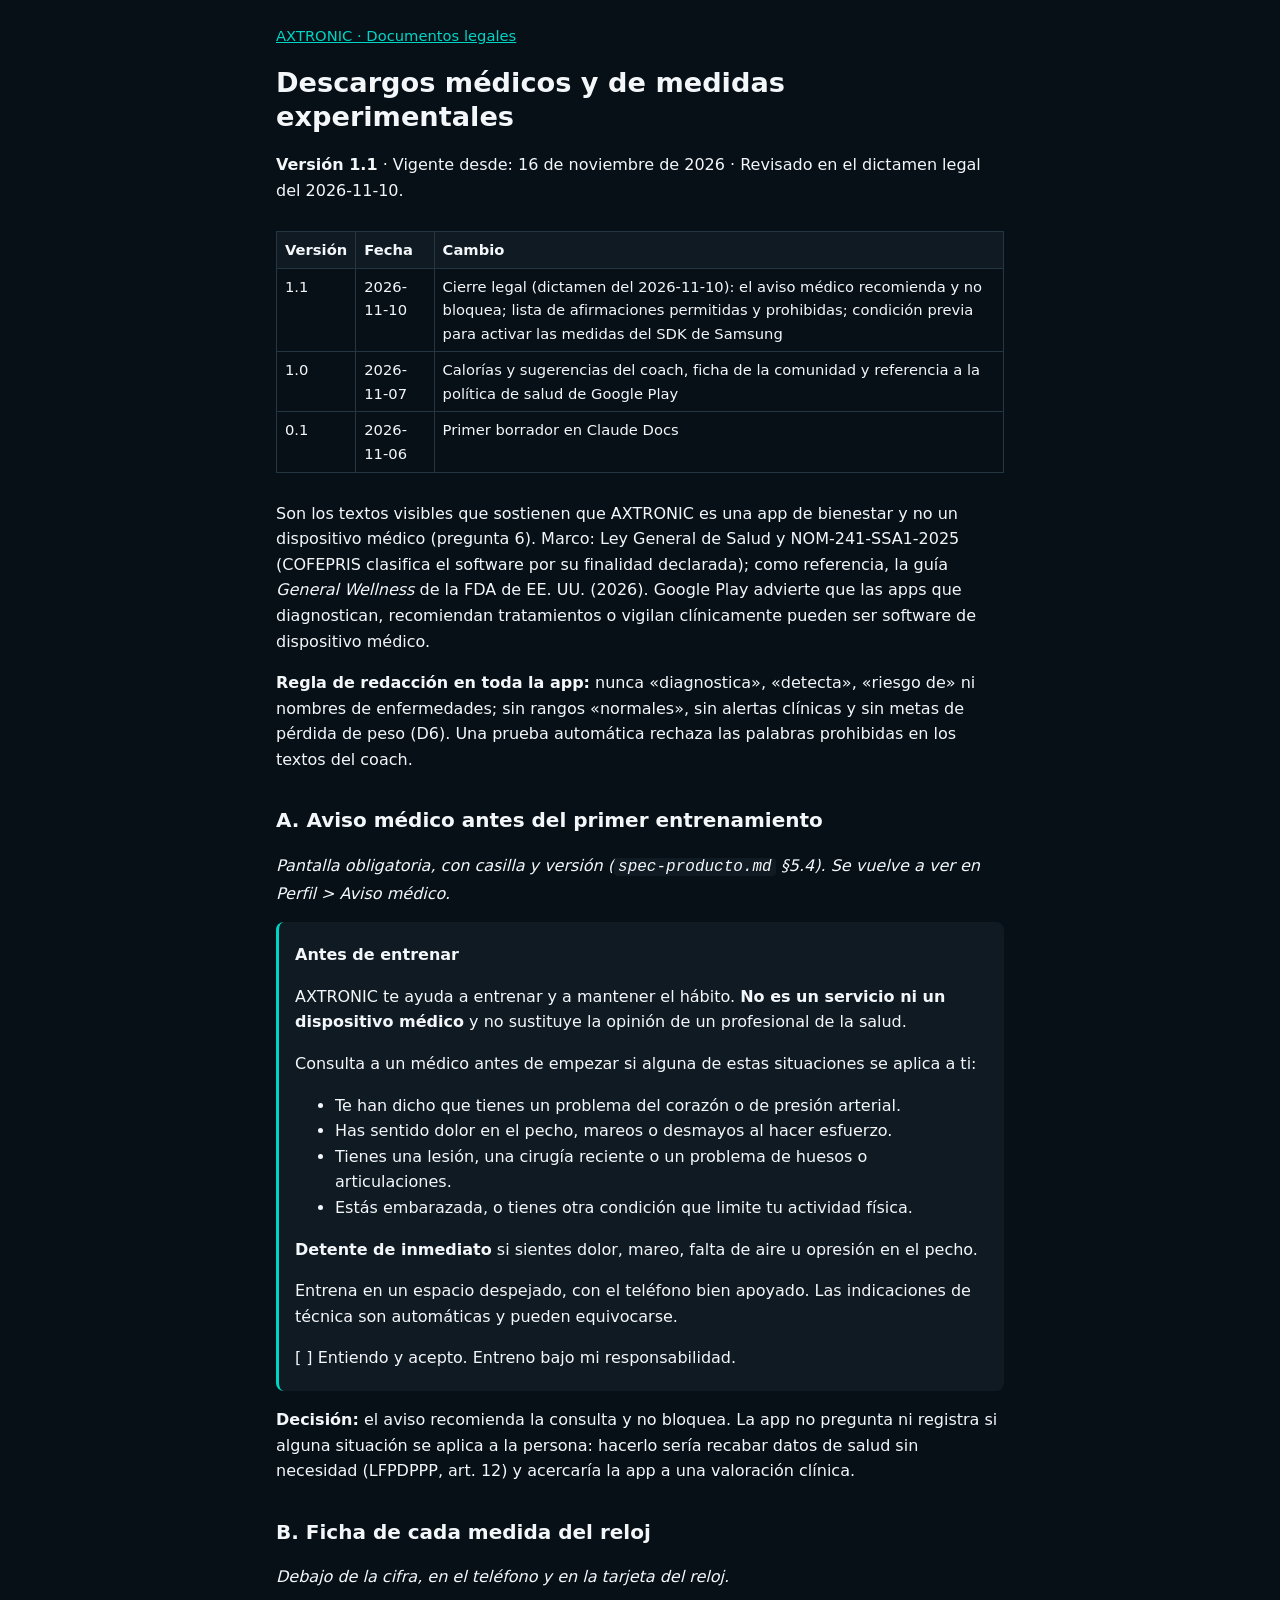
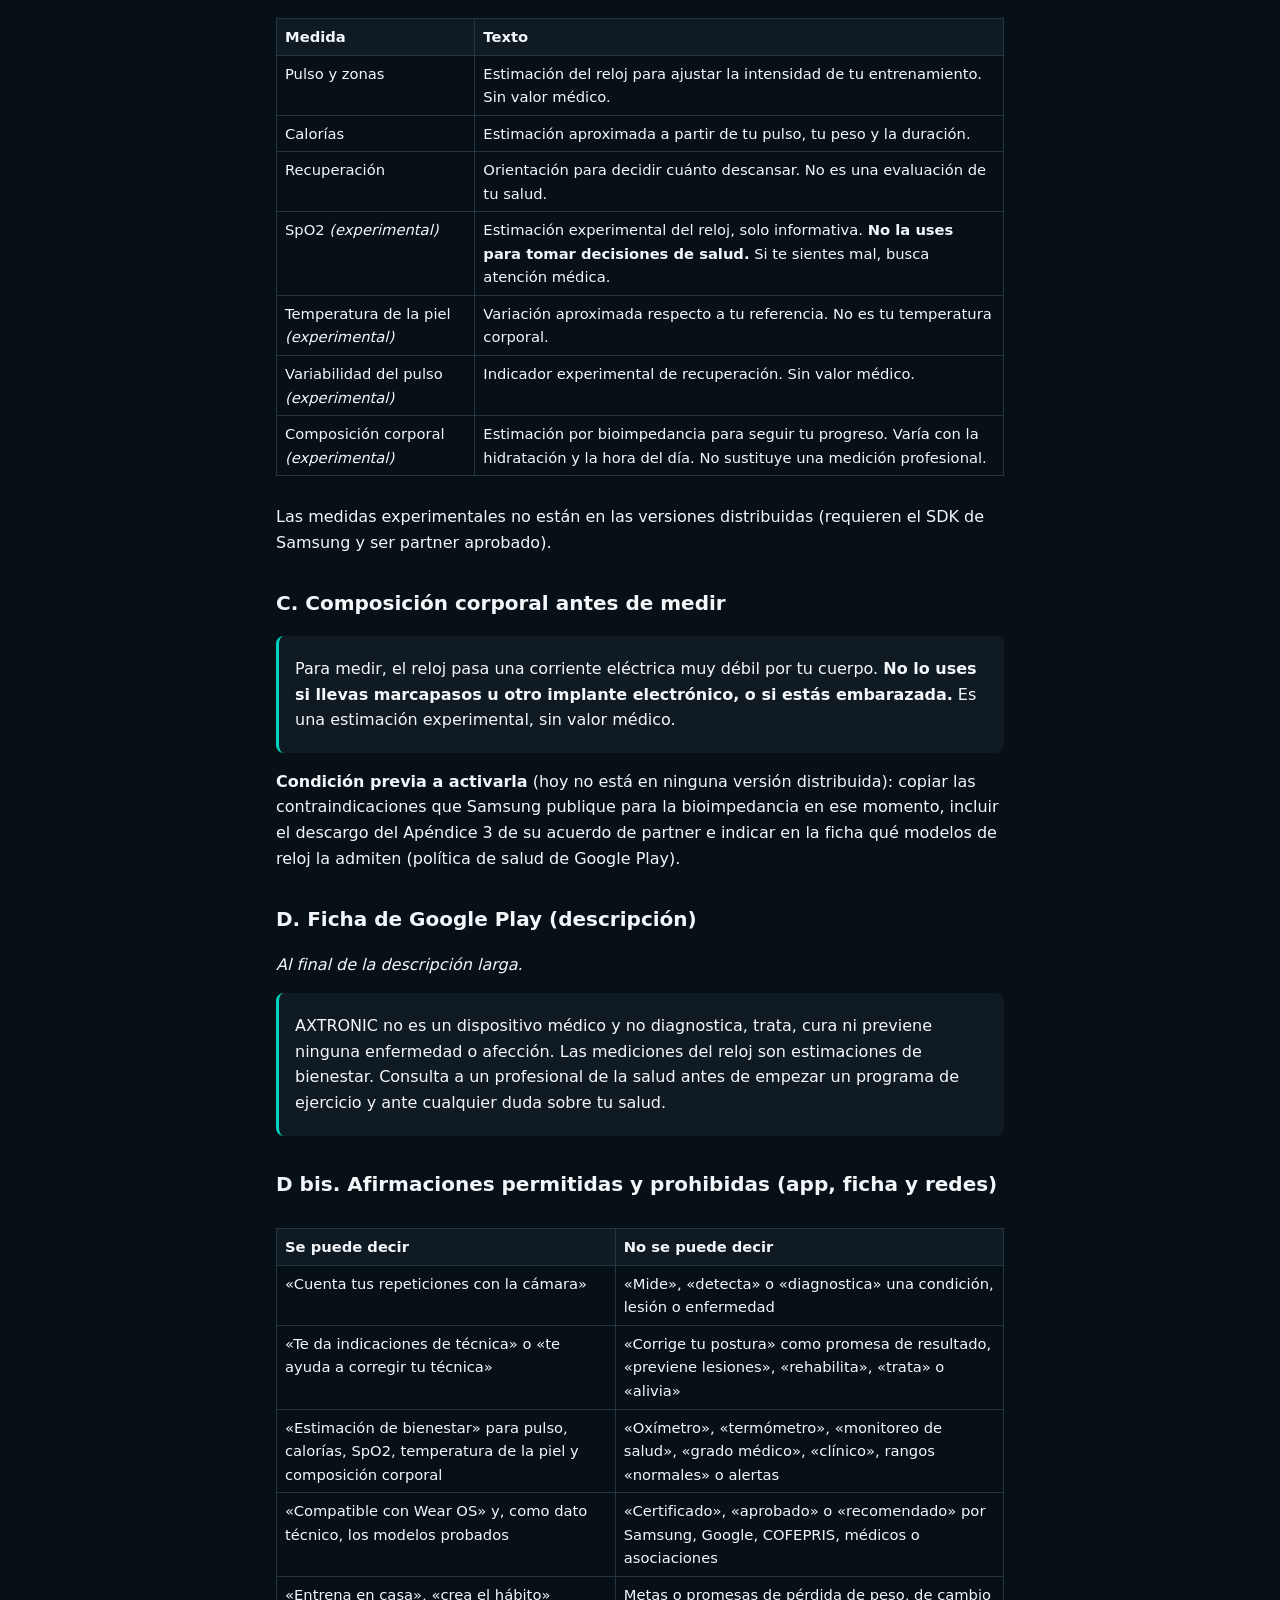
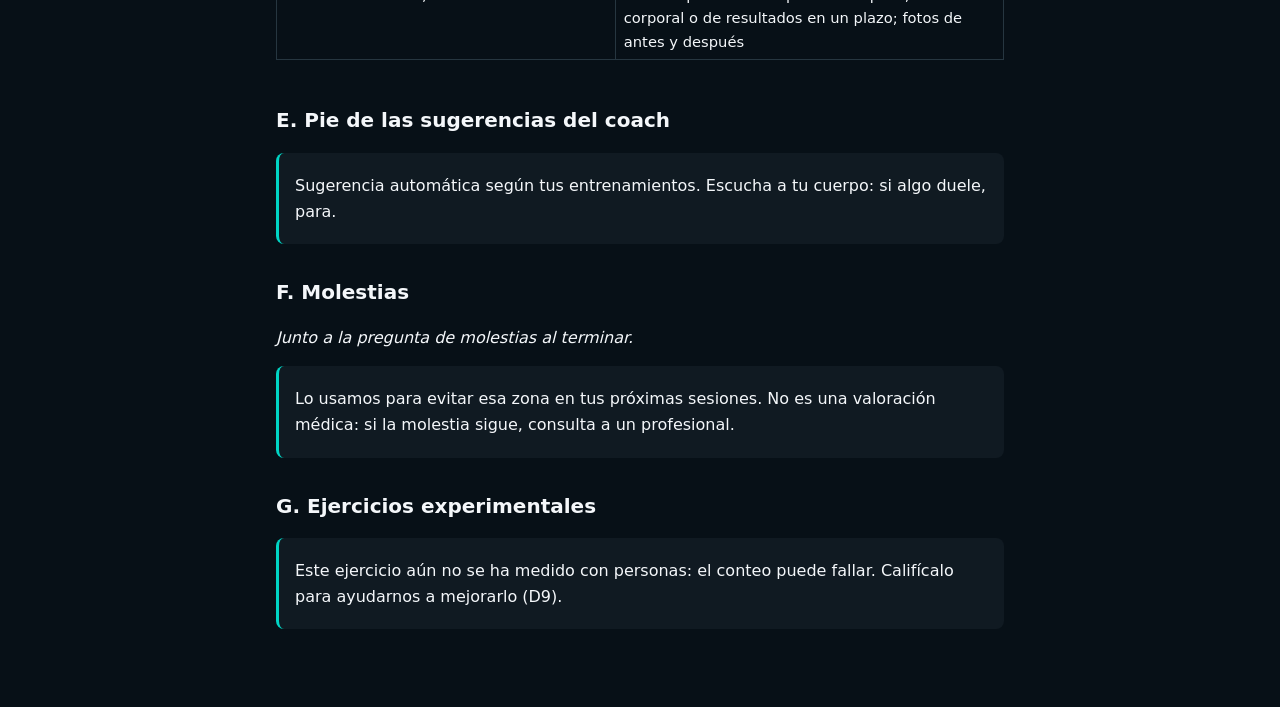
<file: legal/descargos-medicos/index.html>
<!doctype html>
<html lang="es">
<head>
<meta charset="utf-8">
<meta name="viewport" content="width=device-width, initial-scale=1">
<meta name="referrer" content="no-referrer">
<title>Descargos médicos y de medidas experimentales · AXTRONIC</title>
<style>
:root{--bg:#071017;--card:#101A22;--border:#263640;--text:#F4F7FA;--muted:#8FA3B8;--accent:#00D5C5;--warn:#F5B942}
*{box-sizing:border-box}body{margin:0;background:var(--bg);color:var(--text);font:16px/1.6 system-ui,-apple-system,"Segoe UI",Roboto,sans-serif}
main{max-width:760px;margin:0 auto;padding:24px 16px 64px}a{color:var(--accent)}h1{font-size:1.7rem;line-height:1.25}h2{margin-top:2rem;font-size:1.25rem}
code{background:var(--card);padding:0 4px;border-radius:4px}blockquote{margin:16px 0;padding:4px 16px;background:var(--card);border-left:3px solid var(--accent);border-radius:8px}
.table{overflow-x:auto}table{border-collapse:collapse;width:100%;margin:12px 0;font-size:.92rem}th,td{border:1px solid var(--border);padding:6px 8px;text-align:left;vertical-align:top}th{background:var(--card)}
.draft{border:1px solid var(--warn);color:var(--warn);padding:8px 12px;border-radius:8px}nav{font-size:.92rem;color:var(--muted)}
</style>
</head>
<body><main>
<nav><a href="../">AXTRONIC · Documentos legales</a></nav>

<h1>Descargos médicos y de medidas experimentales</h1>
<p><strong>Versión 1.1</strong> · Vigente desde: 16 de noviembre de 2026 · Revisado en el dictamen legal del 2026-11-10.</p>
<div class="table"><table><thead><tr><th>Versión</th><th>Fecha</th><th>Cambio</th></tr></thead><tbody><tr><td>1.1</td><td>2026-11-10</td><td>Cierre legal (dictamen del 2026-11-10): el aviso médico recomienda y no bloquea; lista de afirmaciones permitidas y prohibidas; condición previa para activar las medidas del SDK de Samsung</td></tr><tr><td>1.0</td><td>2026-11-07</td><td>Calorías y sugerencias del coach, ficha de la comunidad y referencia a la política de salud de Google Play</td></tr><tr><td>0.1</td><td>2026-11-06</td><td>Primer borrador en Claude Docs</td></tr></tbody></table></div>
<p>Son los textos visibles que sostienen que AXTRONIC es una app de bienestar y no un dispositivo médico (pregunta 6). Marco: Ley General de Salud y NOM-241-SSA1-2025 (COFEPRIS clasifica el software por su finalidad declarada); como referencia, la guía <em>General Wellness</em> de la FDA de EE. UU. (2026). Google Play advierte que las apps que diagnostican, recomiendan tratamientos o vigilan clínicamente pueden ser software de dispositivo médico.</p>
<p><strong>Regla de redacción en toda la app:</strong> nunca «diagnostica», «detecta», «riesgo de» ni nombres de enfermedades; sin rangos «normales», sin alertas clínicas y sin metas de pérdida de peso (D6). Una prueba automática rechaza las palabras prohibidas en los textos del coach.</p>
<h2>A. Aviso médico antes del primer entrenamiento</h2>
<p><em>Pantalla obligatoria, con casilla y versión (<code>spec-producto.md</code> §5.4). Se vuelve a ver en Perfil &gt; Aviso médico.</em></p>
<blockquote><p><strong>Antes de entrenar</strong></p>
<p>AXTRONIC te ayuda a entrenar y a mantener el hábito. <strong>No es un servicio ni un dispositivo médico</strong> y no sustituye la opinión de un profesional de la salud.</p>
<p>Consulta a un médico antes de empezar si alguna de estas situaciones se aplica a ti:</p>
<ul><li>Te han dicho que tienes un problema del corazón o de presión arterial.</li><li>Has sentido dolor en el pecho, mareos o desmayos al hacer esfuerzo.</li><li>Tienes una lesión, una cirugía reciente o un problema de huesos o articulaciones.</li><li>Estás embarazada, o tienes otra condición que limite tu actividad física.</li></ul>
<p><strong>Detente de inmediato</strong> si sientes dolor, mareo, falta de aire u opresión en el pecho.</p>
<p>Entrena en un espacio despejado, con el teléfono bien apoyado. Las indicaciones de técnica son automáticas y pueden equivocarse.</p>
<p>[ ] Entiendo y acepto. Entreno bajo mi responsabilidad.</p></blockquote>
<p><strong>Decisión:</strong> el aviso recomienda la consulta y no bloquea. La app no pregunta ni registra si alguna situación se aplica a la persona: hacerlo sería recabar datos de salud sin necesidad (LFPDPPP, art. 12) y acercaría la app a una valoración clínica.</p>
<h2>B. Ficha de cada medida del reloj</h2>
<p><em>Debajo de la cifra, en el teléfono y en la tarjeta del reloj.</em></p>
<div class="table"><table><thead><tr><th>Medida</th><th>Texto</th></tr></thead><tbody><tr><td>Pulso y zonas</td><td>Estimación del reloj para ajustar la intensidad de tu entrenamiento. Sin valor médico.</td></tr><tr><td>Calorías</td><td>Estimación aproximada a partir de tu pulso, tu peso y la duración.</td></tr><tr><td>Recuperación</td><td>Orientación para decidir cuánto descansar. No es una evaluación de tu salud.</td></tr><tr><td>SpO2 <em>(experimental)</em></td><td>Estimación experimental del reloj, solo informativa. <strong>No la uses para tomar decisiones de salud.</strong> Si te sientes mal, busca atención médica.</td></tr><tr><td>Temperatura de la piel <em>(experimental)</em></td><td>Variación aproximada respecto a tu referencia. No es tu temperatura corporal.</td></tr><tr><td>Variabilidad del pulso <em>(experimental)</em></td><td>Indicador experimental de recuperación. Sin valor médico.</td></tr><tr><td>Composición corporal <em>(experimental)</em></td><td>Estimación por bioimpedancia para seguir tu progreso. Varía con la hidratación y la hora del día. No sustituye una medición profesional.</td></tr></tbody></table></div>
<p>Las medidas experimentales no están en las versiones distribuidas (requieren el SDK de Samsung y ser partner aprobado).</p>
<h2>C. Composición corporal antes de medir</h2>
<blockquote><p>Para medir, el reloj pasa una corriente eléctrica muy débil por tu cuerpo. <strong>No lo uses si llevas marcapasos u otro implante electrónico, o si estás embarazada.</strong> Es una estimación experimental, sin valor médico.</p></blockquote>
<p><strong>Condición previa a activarla</strong> (hoy no está en ninguna versión distribuida): copiar las contraindicaciones que Samsung publique para la bioimpedancia en ese momento, incluir el descargo del Apéndice 3 de su acuerdo de partner e indicar en la ficha qué modelos de reloj la admiten (política de salud de Google Play).</p>
<h2>D. Ficha de Google Play (descripción)</h2>
<p><em>Al final de la descripción larga.</em></p>
<blockquote><p>AXTRONIC no es un dispositivo médico y no diagnostica, trata, cura ni previene ninguna enfermedad o afección. Las mediciones del reloj son estimaciones de bienestar. Consulta a un profesional de la salud antes de empezar un programa de ejercicio y ante cualquier duda sobre tu salud.</p></blockquote>
<h2>D bis. Afirmaciones permitidas y prohibidas (app, ficha y redes)</h2>
<div class="table"><table><thead><tr><th>Se puede decir</th><th>No se puede decir</th></tr></thead><tbody><tr><td>«Cuenta tus repeticiones con la cámara»</td><td>«Mide», «detecta» o «diagnostica» una condición, lesión o enfermedad</td></tr><tr><td>«Te da indicaciones de técnica» o «te ayuda a corregir tu técnica»</td><td>«Corrige tu postura» como promesa de resultado, «previene lesiones», «rehabilita», «trata» o «alivia»</td></tr><tr><td>«Estimación de bienestar» para pulso, calorías, SpO2, temperatura de la piel y composición corporal</td><td>«Oxímetro», «termómetro», «monitoreo de salud», «grado médico», «clínico», rangos «normales» o alertas</td></tr><tr><td>«Compatible con Wear OS» y, como dato técnico, los modelos probados</td><td>«Certificado», «aprobado» o «recomendado» por Samsung, Google, COFEPRIS, médicos o asociaciones</td></tr><tr><td>«Entrena en casa», «crea el hábito»</td><td>Metas o promesas de pérdida de peso, de cambio corporal o de resultados en un plazo; fotos de antes y después</td></tr></tbody></table></div>
<h2>E. Pie de las sugerencias del coach</h2>
<blockquote><p>Sugerencia automática según tus entrenamientos. Escucha a tu cuerpo: si algo duele, para.</p></blockquote>
<h2>F. Molestias</h2>
<p><em>Junto a la pregunta de molestias al terminar.</em></p>
<blockquote><p>Lo usamos para evitar esa zona en tus próximas sesiones. No es una valoración médica: si la molestia sigue, consulta a un profesional.</p></blockquote>
<h2>G. Ejercicios experimentales</h2>
<blockquote><p>Este ejercicio aún no se ha medido con personas: el conteo puede fallar. Califícalo para ayudarnos a mejorarlo (D9).</p></blockquote>
</main></body>
</html>
</file>
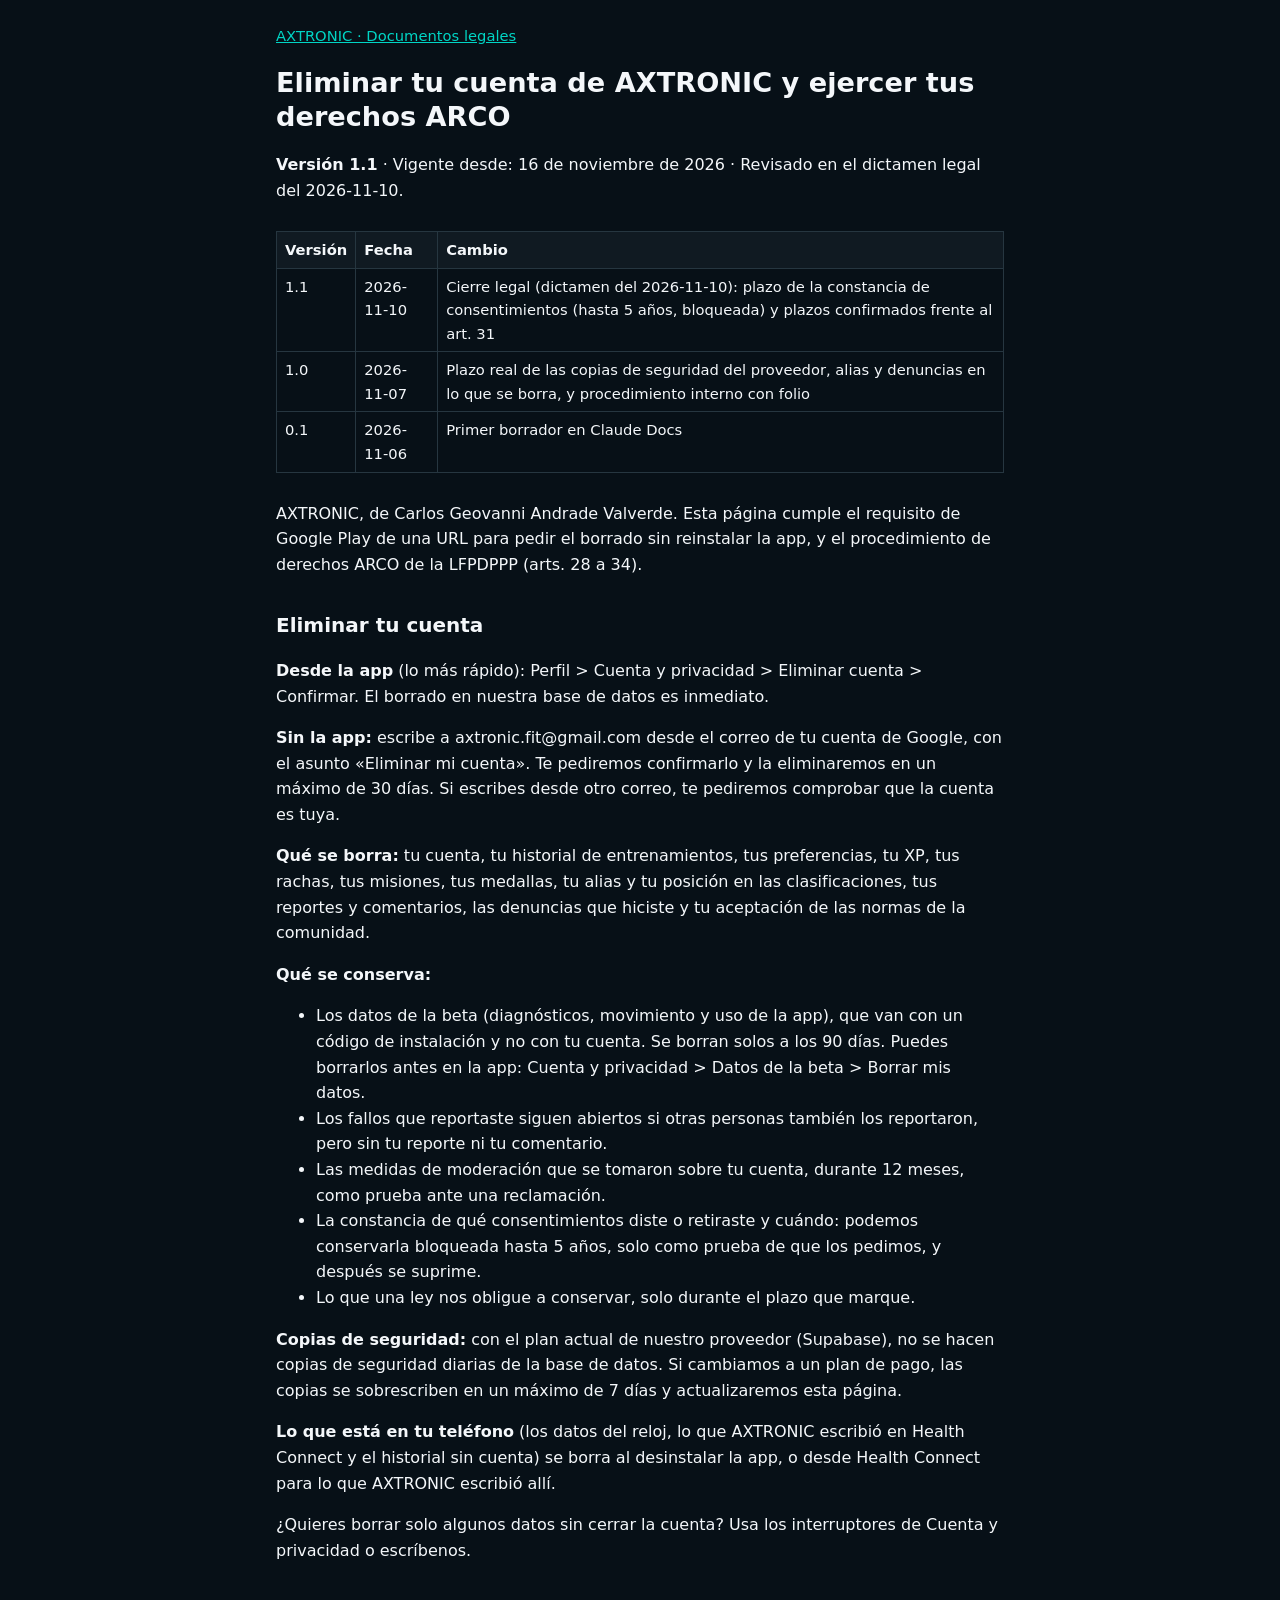
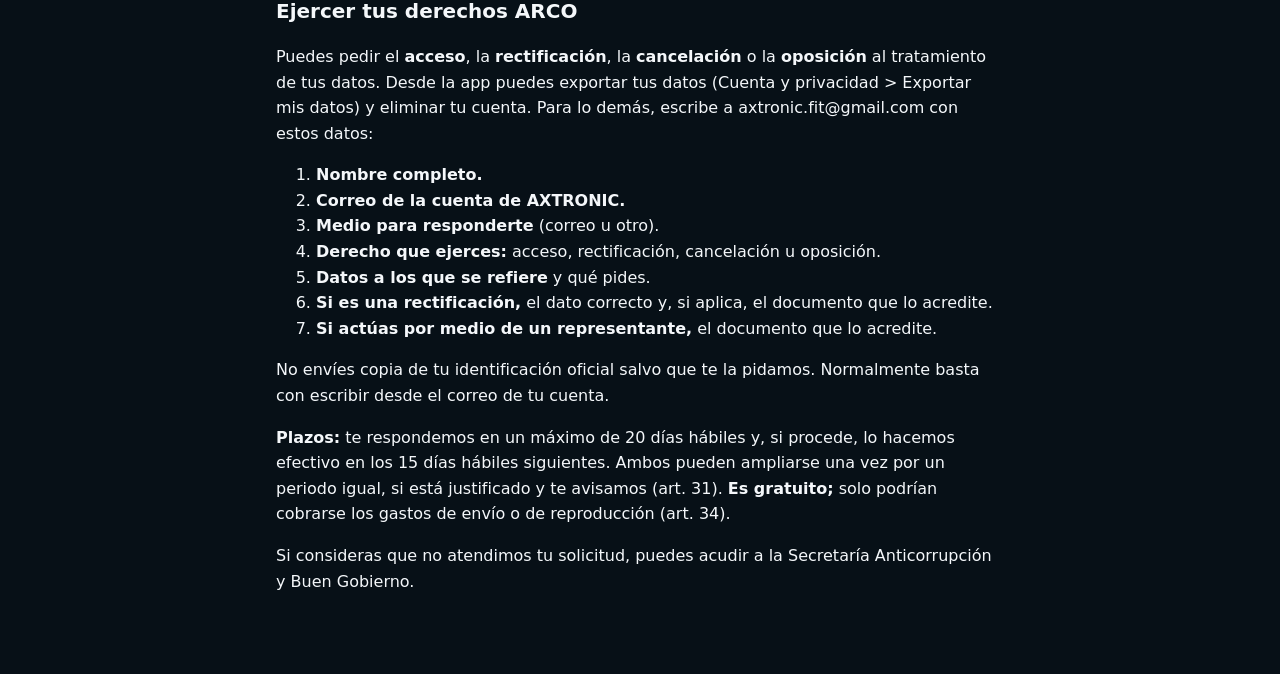
<file: legal/eliminar-cuenta/index.html>
<!doctype html>
<html lang="es">
<head>
<meta charset="utf-8">
<meta name="viewport" content="width=device-width, initial-scale=1">
<meta name="referrer" content="no-referrer">
<title>Eliminar tu cuenta de AXTRONIC y ejercer tus derechos ARCO · AXTRONIC</title>
<style>
:root{--bg:#071017;--card:#101A22;--border:#263640;--text:#F4F7FA;--muted:#8FA3B8;--accent:#00D5C5;--warn:#F5B942}
*{box-sizing:border-box}body{margin:0;background:var(--bg);color:var(--text);font:16px/1.6 system-ui,-apple-system,"Segoe UI",Roboto,sans-serif}
main{max-width:760px;margin:0 auto;padding:24px 16px 64px}a{color:var(--accent)}h1{font-size:1.7rem;line-height:1.25}h2{margin-top:2rem;font-size:1.25rem}
code{background:var(--card);padding:0 4px;border-radius:4px}blockquote{margin:16px 0;padding:4px 16px;background:var(--card);border-left:3px solid var(--accent);border-radius:8px}
.table{overflow-x:auto}table{border-collapse:collapse;width:100%;margin:12px 0;font-size:.92rem}th,td{border:1px solid var(--border);padding:6px 8px;text-align:left;vertical-align:top}th{background:var(--card)}
.draft{border:1px solid var(--warn);color:var(--warn);padding:8px 12px;border-radius:8px}nav{font-size:.92rem;color:var(--muted)}
</style>
</head>
<body><main>
<nav><a href="../">AXTRONIC · Documentos legales</a></nav>

<h1>Eliminar tu cuenta de AXTRONIC y ejercer tus derechos ARCO</h1>
<p><strong>Versión 1.1</strong> · Vigente desde: 16 de noviembre de 2026 · Revisado en el dictamen legal del 2026-11-10.</p>
<div class="table"><table><thead><tr><th>Versión</th><th>Fecha</th><th>Cambio</th></tr></thead><tbody><tr><td>1.1</td><td>2026-11-10</td><td>Cierre legal (dictamen del 2026-11-10): plazo de la constancia de consentimientos (hasta 5 años, bloqueada) y plazos confirmados frente al art. 31</td></tr><tr><td>1.0</td><td>2026-11-07</td><td>Plazo real de las copias de seguridad del proveedor, alias y denuncias en lo que se borra, y procedimiento interno con folio</td></tr><tr><td>0.1</td><td>2026-11-06</td><td>Primer borrador en Claude Docs</td></tr></tbody></table></div>
<p>AXTRONIC, de Carlos Geovanni Andrade Valverde. Esta página cumple el requisito de Google Play de una URL para pedir el borrado sin reinstalar la app, y el procedimiento de derechos ARCO de la LFPDPPP (arts. 28 a 34).</p>
<h2>Eliminar tu cuenta</h2>
<p><strong>Desde la app</strong> (lo más rápido): Perfil &gt; Cuenta y privacidad &gt; Eliminar cuenta &gt; Confirmar. El borrado en nuestra base de datos es inmediato.</p>
<p><strong>Sin la app:</strong> escribe a axtronic.fit@gmail.com desde el correo de tu cuenta de Google, con el asunto «Eliminar mi cuenta». Te pediremos confirmarlo y la eliminaremos en un máximo de 30 días. Si escribes desde otro correo, te pediremos comprobar que la cuenta es tuya.</p>
<p><strong>Qué se borra:</strong> tu cuenta, tu historial de entrenamientos, tus preferencias, tu XP, tus rachas, tus misiones, tus medallas, tu alias y tu posición en las clasificaciones, tus reportes y comentarios, las denuncias que hiciste y tu aceptación de las normas de la comunidad.</p>
<p><strong>Qué se conserva:</strong></p>
<ul><li>Los datos de la beta (diagnósticos, movimiento y uso de la app), que van con un código de instalación y no con tu cuenta. Se borran solos a los 90 días. Puedes borrarlos antes en la app: Cuenta y privacidad &gt; Datos de la beta &gt; Borrar mis datos.</li><li>Los fallos que reportaste siguen abiertos si otras personas también los reportaron, pero sin tu reporte ni tu comentario.</li><li>Las medidas de moderación que se tomaron sobre tu cuenta, durante 12 meses, como prueba ante una reclamación.</li><li>La constancia de qué consentimientos diste o retiraste y cuándo: podemos conservarla bloqueada hasta 5 años, solo como prueba de que los pedimos, y después se suprime.</li><li>Lo que una ley nos obligue a conservar, solo durante el plazo que marque.</li></ul>
<p><strong>Copias de seguridad:</strong> con el plan actual de nuestro proveedor (Supabase), no se hacen copias de seguridad diarias de la base de datos. Si cambiamos a un plan de pago, las copias se sobrescriben en un máximo de 7 días y actualizaremos esta página.</p>
<p><strong>Lo que está en tu teléfono</strong> (los datos del reloj, lo que AXTRONIC escribió en Health Connect y el historial sin cuenta) se borra al desinstalar la app, o desde Health Connect para lo que AXTRONIC escribió allí.</p>
<p>¿Quieres borrar solo algunos datos sin cerrar la cuenta? Usa los interruptores de Cuenta y privacidad o escríbenos.</p>
<h2>Ejercer tus derechos ARCO</h2>
<p>Puedes pedir el <strong>acceso</strong>, la <strong>rectificación</strong>, la <strong>cancelación</strong> o la <strong>oposición</strong> al tratamiento de tus datos. Desde la app puedes exportar tus datos (Cuenta y privacidad &gt; Exportar mis datos) y eliminar tu cuenta. Para lo demás, escribe a axtronic.fit@gmail.com con estos datos:</p>
<ol><li><strong>Nombre completo.</strong></li><li><strong>Correo de la cuenta de AXTRONIC.</strong></li><li><strong>Medio para responderte</strong> (correo u otro).</li><li><strong>Derecho que ejerces:</strong> acceso, rectificación, cancelación u oposición.</li><li><strong>Datos a los que se refiere</strong> y qué pides.</li><li><strong>Si es una rectificación,</strong> el dato correcto y, si aplica, el documento que lo acredite.</li><li><strong>Si actúas por medio de un representante,</strong> el documento que lo acredite.</li></ol>
<p>No envíes copia de tu identificación oficial salvo que te la pidamos. Normalmente basta con escribir desde el correo de tu cuenta.</p>
<p><strong>Plazos:</strong> te respondemos en un máximo de 20 días hábiles y, si procede, lo hacemos efectivo en los 15 días hábiles siguientes. Ambos pueden ampliarse una vez por un periodo igual, si está justificado y te avisamos (art. 31). <strong>Es gratuito;</strong> solo podrían cobrarse los gastos de envío o de reproducción (art. 34).</p>
<p>Si consideras que no atendimos tu solicitud, puedes acudir a la Secretaría Anticorrupción y Buen Gobierno.</p>
</main></body>
</html>
</file>
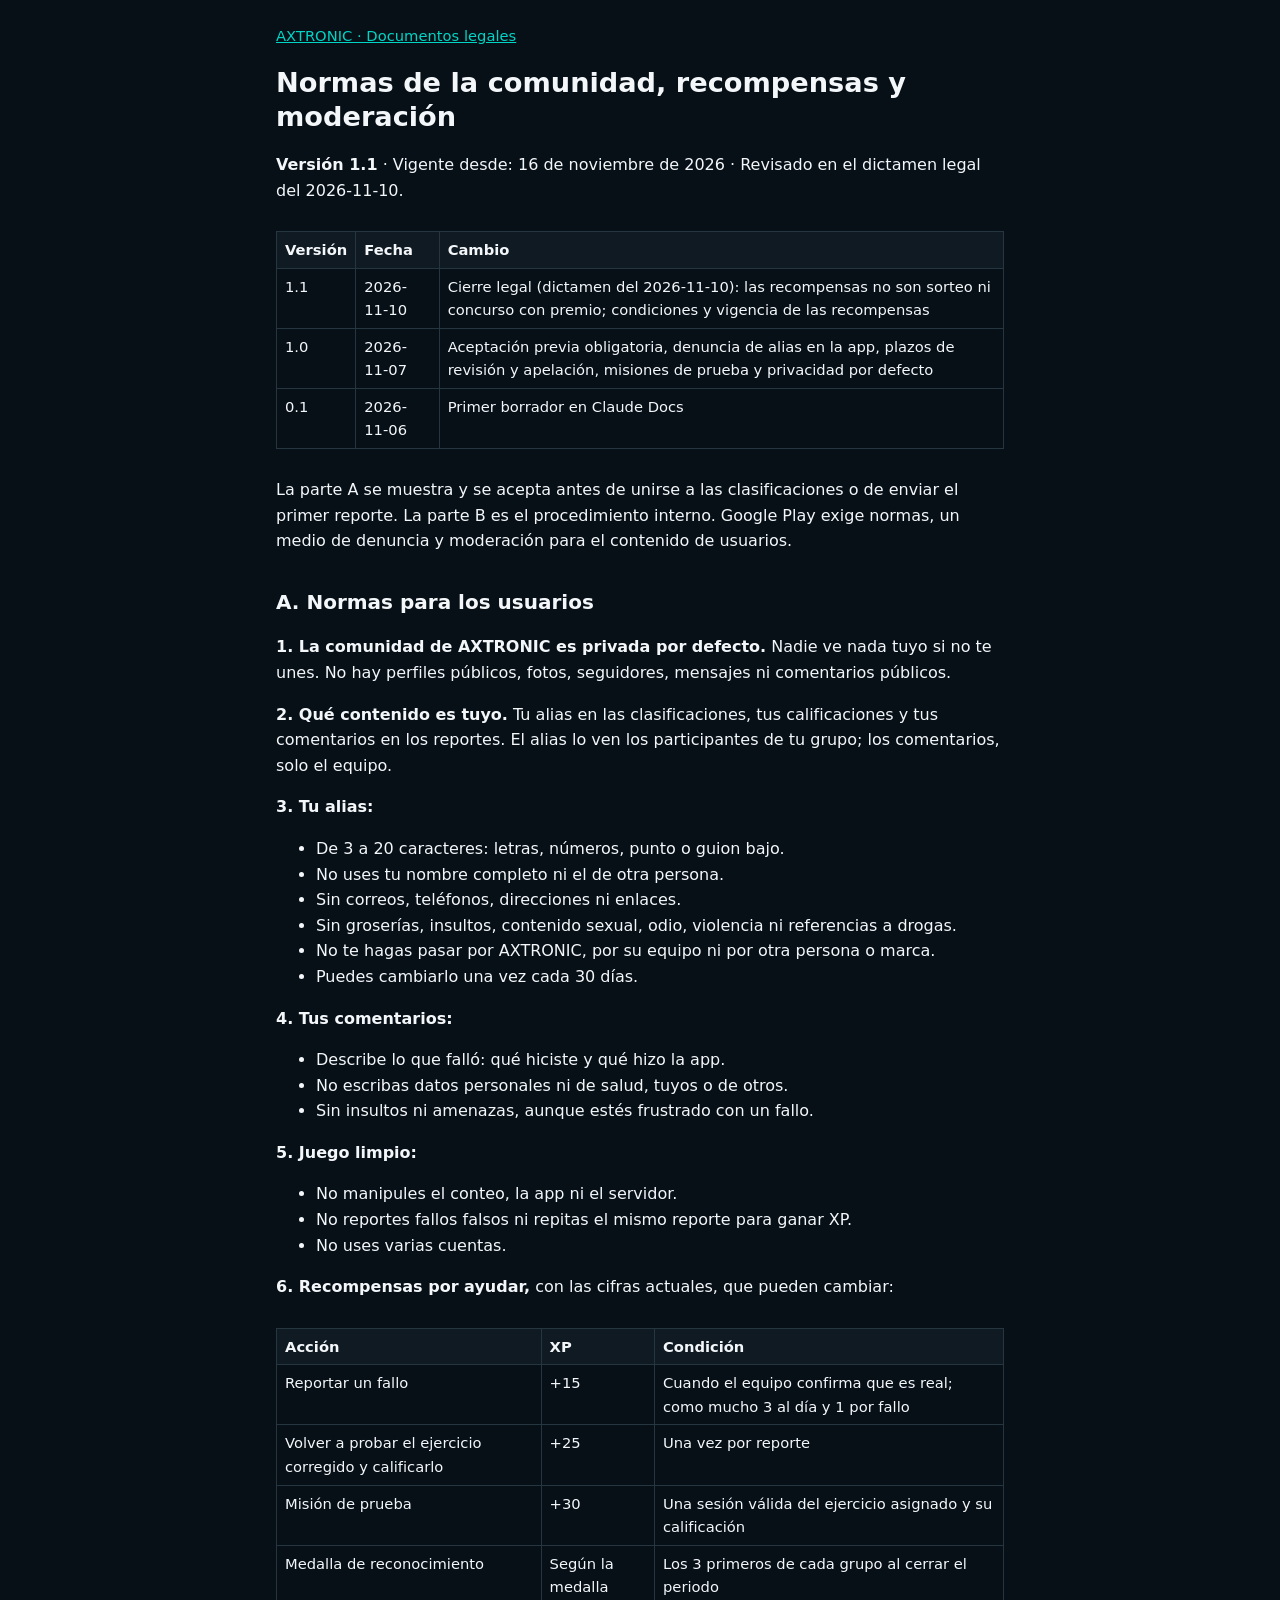
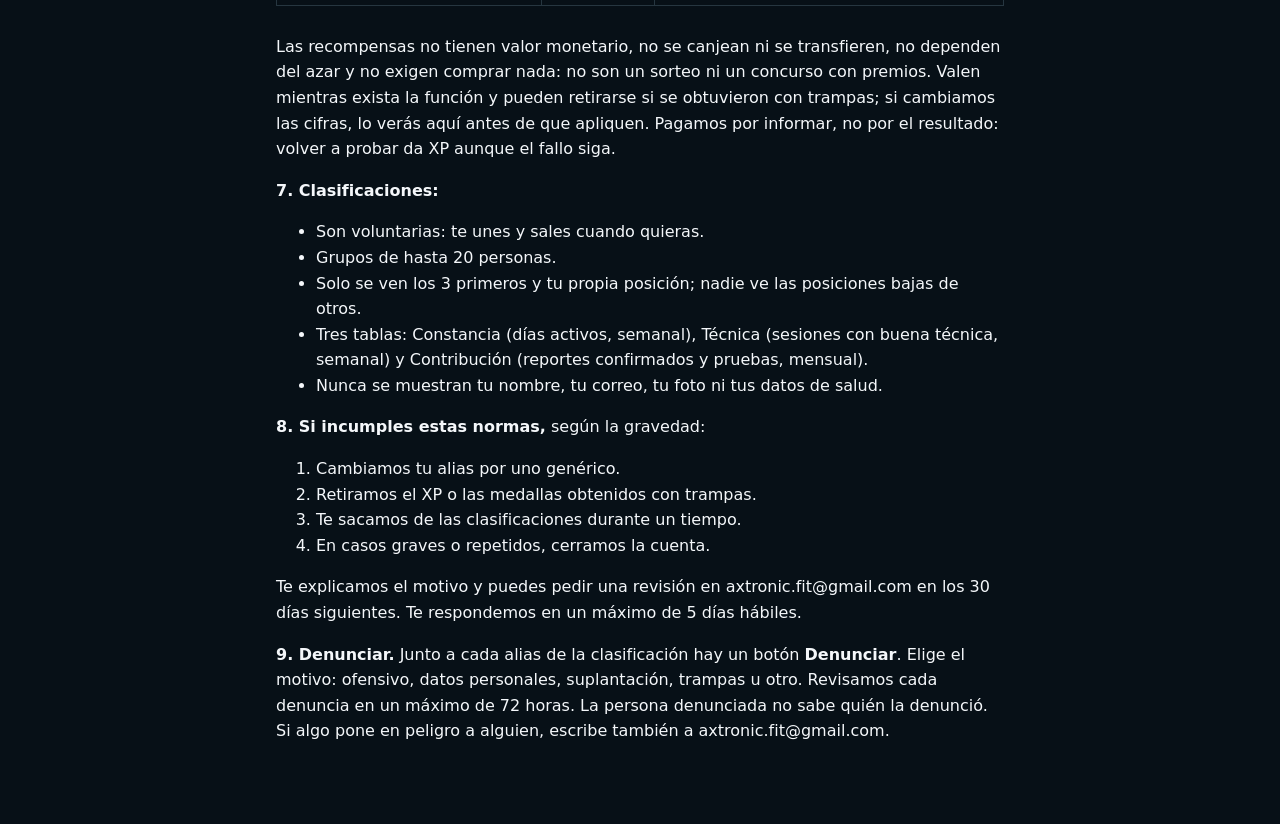
<file: legal/normas-comunidad/index.html>
<!doctype html>
<html lang="es">
<head>
<meta charset="utf-8">
<meta name="viewport" content="width=device-width, initial-scale=1">
<meta name="referrer" content="no-referrer">
<title>Normas de la comunidad, recompensas y moderación · AXTRONIC</title>
<style>
:root{--bg:#071017;--card:#101A22;--border:#263640;--text:#F4F7FA;--muted:#8FA3B8;--accent:#00D5C5;--warn:#F5B942}
*{box-sizing:border-box}body{margin:0;background:var(--bg);color:var(--text);font:16px/1.6 system-ui,-apple-system,"Segoe UI",Roboto,sans-serif}
main{max-width:760px;margin:0 auto;padding:24px 16px 64px}a{color:var(--accent)}h1{font-size:1.7rem;line-height:1.25}h2{margin-top:2rem;font-size:1.25rem}
code{background:var(--card);padding:0 4px;border-radius:4px}blockquote{margin:16px 0;padding:4px 16px;background:var(--card);border-left:3px solid var(--accent);border-radius:8px}
.table{overflow-x:auto}table{border-collapse:collapse;width:100%;margin:12px 0;font-size:.92rem}th,td{border:1px solid var(--border);padding:6px 8px;text-align:left;vertical-align:top}th{background:var(--card)}
.draft{border:1px solid var(--warn);color:var(--warn);padding:8px 12px;border-radius:8px}nav{font-size:.92rem;color:var(--muted)}
</style>
</head>
<body><main>
<nav><a href="../">AXTRONIC · Documentos legales</a></nav>

<h1>Normas de la comunidad, recompensas y moderación</h1>
<p><strong>Versión 1.1</strong> · Vigente desde: 16 de noviembre de 2026 · Revisado en el dictamen legal del 2026-11-10.</p>
<div class="table"><table><thead><tr><th>Versión</th><th>Fecha</th><th>Cambio</th></tr></thead><tbody><tr><td>1.1</td><td>2026-11-10</td><td>Cierre legal (dictamen del 2026-11-10): las recompensas no son sorteo ni concurso con premio; condiciones y vigencia de las recompensas</td></tr><tr><td>1.0</td><td>2026-11-07</td><td>Aceptación previa obligatoria, denuncia de alias en la app, plazos de revisión y apelación, misiones de prueba y privacidad por defecto</td></tr><tr><td>0.1</td><td>2026-11-06</td><td>Primer borrador en Claude Docs</td></tr></tbody></table></div>
<p>La parte A se muestra y se acepta antes de unirse a las clasificaciones o de enviar el primer reporte. La parte B es el procedimiento interno. Google Play exige normas, un medio de denuncia y moderación para el contenido de usuarios.</p>
<h2>A. Normas para los usuarios</h2>
<p><strong>1. La comunidad de AXTRONIC es privada por defecto.</strong> Nadie ve nada tuyo si no te unes. No hay perfiles públicos, fotos, seguidores, mensajes ni comentarios públicos.</p>
<p><strong>2. Qué contenido es tuyo.</strong> Tu alias en las clasificaciones, tus calificaciones y tus comentarios en los reportes. El alias lo ven los participantes de tu grupo; los comentarios, solo el equipo.</p>
<p><strong>3. Tu alias:</strong></p>
<ul><li>De 3 a 20 caracteres: letras, números, punto o guion bajo.</li><li>No uses tu nombre completo ni el de otra persona.</li><li>Sin correos, teléfonos, direcciones ni enlaces.</li><li>Sin groserías, insultos, contenido sexual, odio, violencia ni referencias a drogas.</li><li>No te hagas pasar por AXTRONIC, por su equipo ni por otra persona o marca.</li><li>Puedes cambiarlo una vez cada 30 días.</li></ul>
<p><strong>4. Tus comentarios:</strong></p>
<ul><li>Describe lo que falló: qué hiciste y qué hizo la app.</li><li>No escribas datos personales ni de salud, tuyos o de otros.</li><li>Sin insultos ni amenazas, aunque estés frustrado con un fallo.</li></ul>
<p><strong>5. Juego limpio:</strong></p>
<ul><li>No manipules el conteo, la app ni el servidor.</li><li>No reportes fallos falsos ni repitas el mismo reporte para ganar XP.</li><li>No uses varias cuentas.</li></ul>
<p><strong>6. Recompensas por ayudar,</strong> con las cifras actuales, que pueden cambiar:</p>
<div class="table"><table><thead><tr><th>Acción</th><th>XP</th><th>Condición</th></tr></thead><tbody><tr><td>Reportar un fallo</td><td>+15</td><td>Cuando el equipo confirma que es real; como mucho 3 al día y 1 por fallo</td></tr><tr><td>Volver a probar el ejercicio corregido y calificarlo</td><td>+25</td><td>Una vez por reporte</td></tr><tr><td>Misión de prueba</td><td>+30</td><td>Una sesión válida del ejercicio asignado y su calificación</td></tr><tr><td>Medalla de reconocimiento</td><td>Según la medalla</td><td>Los 3 primeros de cada grupo al cerrar el periodo</td></tr></tbody></table></div>
<p>Las recompensas no tienen valor monetario, no se canjean ni se transfieren, no dependen del azar y no exigen comprar nada: no son un sorteo ni un concurso con premios. Valen mientras exista la función y pueden retirarse si se obtuvieron con trampas; si cambiamos las cifras, lo verás aquí antes de que apliquen. Pagamos por informar, no por el resultado: volver a probar da XP aunque el fallo siga.</p>
<p><strong>7. Clasificaciones:</strong></p>
<ul><li>Son voluntarias: te unes y sales cuando quieras.</li><li>Grupos de hasta 20 personas.</li><li>Solo se ven los 3 primeros y tu propia posición; nadie ve las posiciones bajas de otros.</li><li>Tres tablas: Constancia (días activos, semanal), Técnica (sesiones con buena técnica, semanal) y Contribución (reportes confirmados y pruebas, mensual).</li><li>Nunca se muestran tu nombre, tu correo, tu foto ni tus datos de salud.</li></ul>
<p><strong>8. Si incumples estas normas,</strong> según la gravedad:</p>
<ol><li>Cambiamos tu alias por uno genérico.</li><li>Retiramos el XP o las medallas obtenidos con trampas.</li><li>Te sacamos de las clasificaciones durante un tiempo.</li><li>En casos graves o repetidos, cerramos la cuenta.</li></ol>
<p>Te explicamos el motivo y puedes pedir una revisión en axtronic.fit@gmail.com en los 30 días siguientes. Te respondemos en un máximo de 5 días hábiles.</p>
<p><strong>9. Denunciar.</strong> Junto a cada alias de la clasificación hay un botón <strong>Denunciar</strong>. Elige el motivo: ofensivo, datos personales, suplantación, trampas u otro. Revisamos cada denuncia en un máximo de 72 horas. La persona denunciada no sabe quién la denunció. Si algo pone en peligro a alguien, escribe también a axtronic.fit@gmail.com.</p>
</main></body>
</html>
</file>
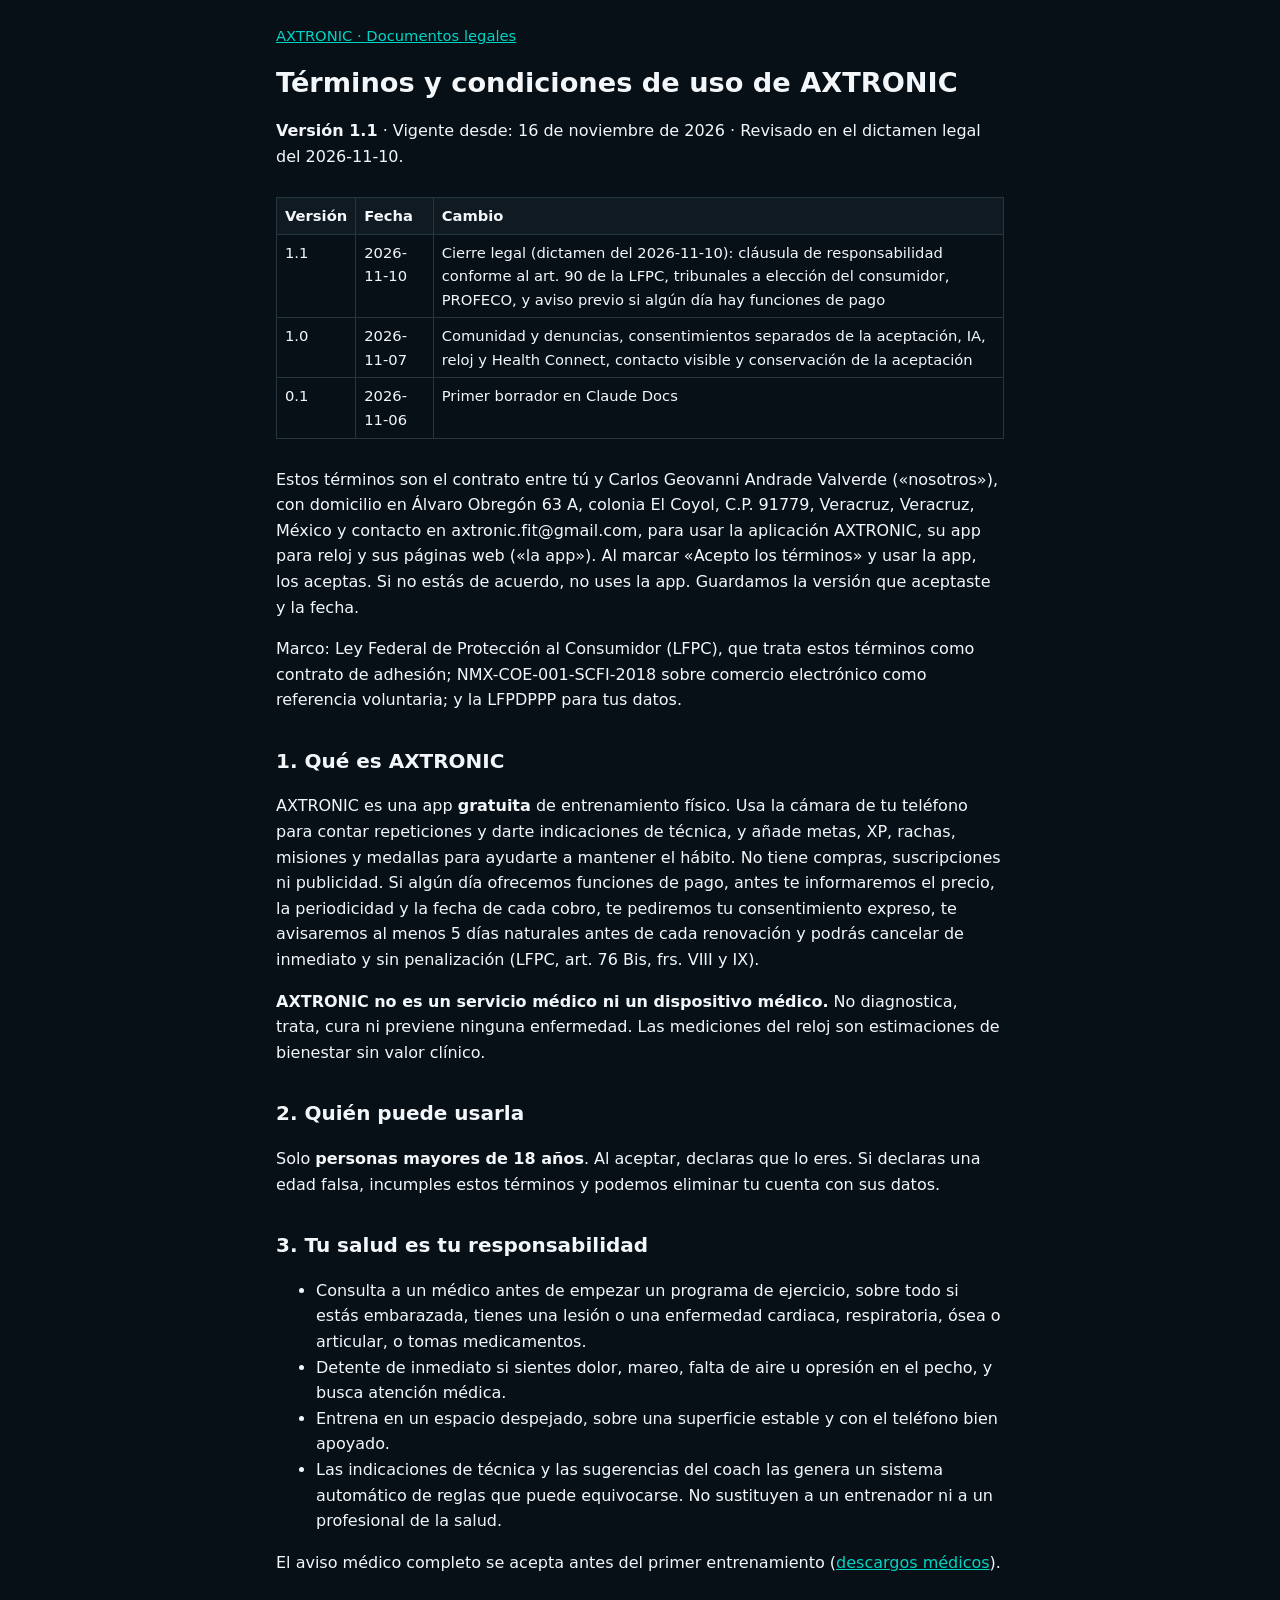
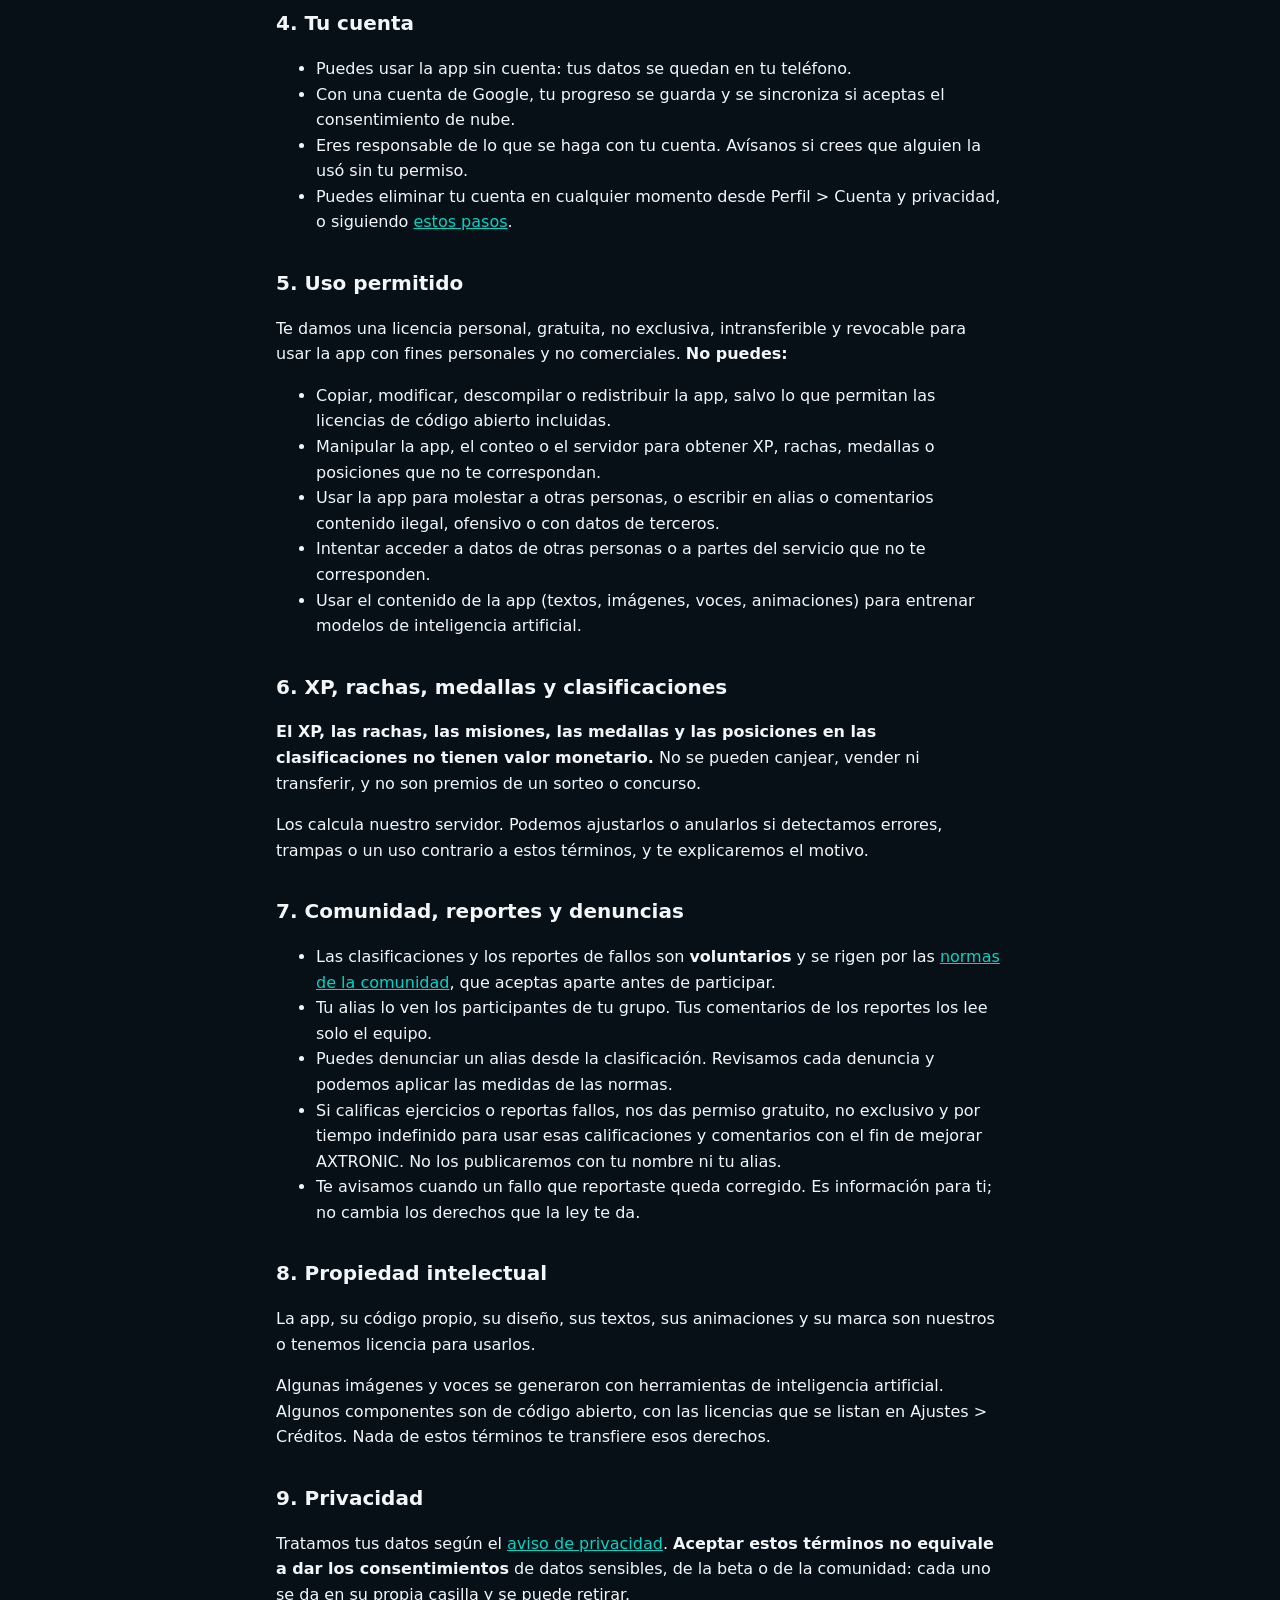
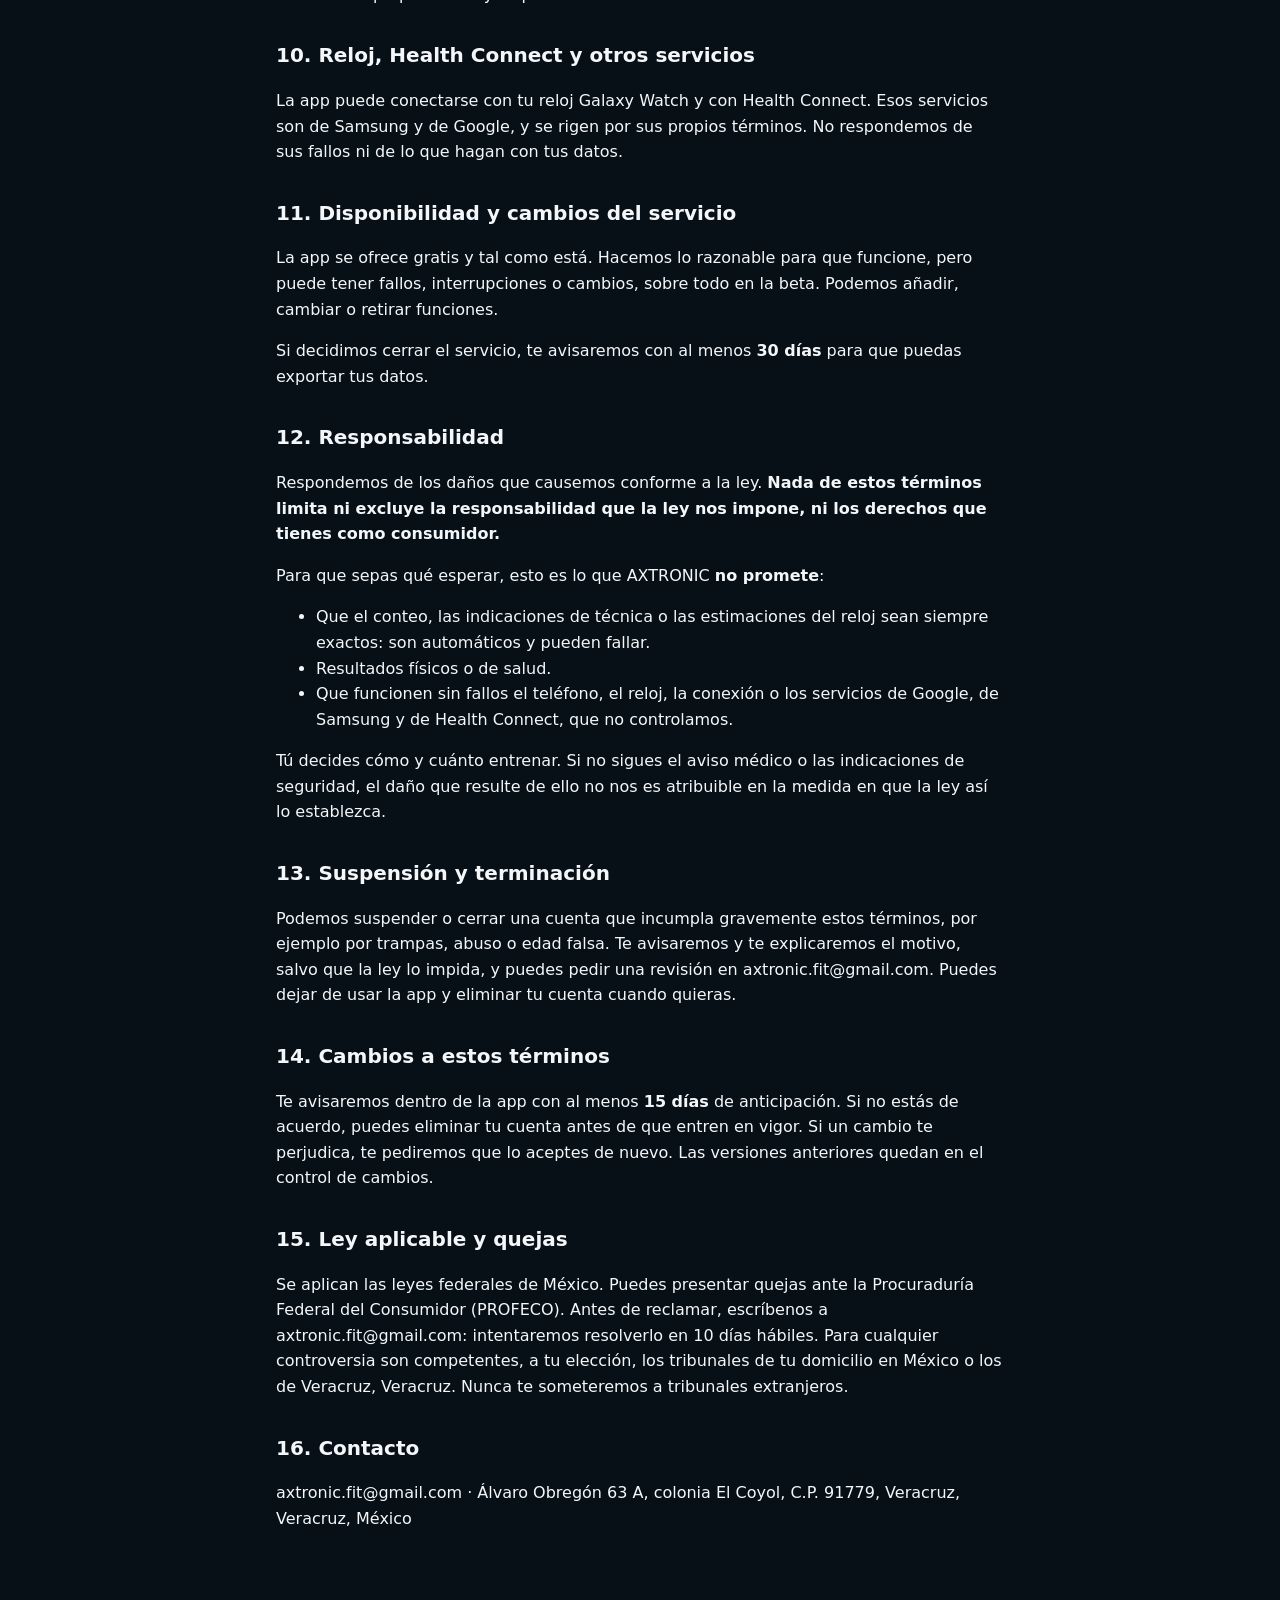
<file: legal/terminos/index.html>
<!doctype html>
<html lang="es">
<head>
<meta charset="utf-8">
<meta name="viewport" content="width=device-width, initial-scale=1">
<meta name="referrer" content="no-referrer">
<title>Términos y condiciones de uso de AXTRONIC · AXTRONIC</title>
<style>
:root{--bg:#071017;--card:#101A22;--border:#263640;--text:#F4F7FA;--muted:#8FA3B8;--accent:#00D5C5;--warn:#F5B942}
*{box-sizing:border-box}body{margin:0;background:var(--bg);color:var(--text);font:16px/1.6 system-ui,-apple-system,"Segoe UI",Roboto,sans-serif}
main{max-width:760px;margin:0 auto;padding:24px 16px 64px}a{color:var(--accent)}h1{font-size:1.7rem;line-height:1.25}h2{margin-top:2rem;font-size:1.25rem}
code{background:var(--card);padding:0 4px;border-radius:4px}blockquote{margin:16px 0;padding:4px 16px;background:var(--card);border-left:3px solid var(--accent);border-radius:8px}
.table{overflow-x:auto}table{border-collapse:collapse;width:100%;margin:12px 0;font-size:.92rem}th,td{border:1px solid var(--border);padding:6px 8px;text-align:left;vertical-align:top}th{background:var(--card)}
.draft{border:1px solid var(--warn);color:var(--warn);padding:8px 12px;border-radius:8px}nav{font-size:.92rem;color:var(--muted)}
</style>
</head>
<body><main>
<nav><a href="../">AXTRONIC · Documentos legales</a></nav>

<h1>Términos y condiciones de uso de AXTRONIC</h1>
<p><strong>Versión 1.1</strong> · Vigente desde: 16 de noviembre de 2026 · Revisado en el dictamen legal del 2026-11-10.</p>
<div class="table"><table><thead><tr><th>Versión</th><th>Fecha</th><th>Cambio</th></tr></thead><tbody><tr><td>1.1</td><td>2026-11-10</td><td>Cierre legal (dictamen del 2026-11-10): cláusula de responsabilidad conforme al art. 90 de la LFPC, tribunales a elección del consumidor, PROFECO, y aviso previo si algún día hay funciones de pago</td></tr><tr><td>1.0</td><td>2026-11-07</td><td>Comunidad y denuncias, consentimientos separados de la aceptación, IA, reloj y Health Connect, contacto visible y conservación de la aceptación</td></tr><tr><td>0.1</td><td>2026-11-06</td><td>Primer borrador en Claude Docs</td></tr></tbody></table></div>
<p>Estos términos son el contrato entre tú y Carlos Geovanni Andrade Valverde («nosotros»), con domicilio en Álvaro Obregón 63 A, colonia El Coyol, C.P. 91779, Veracruz, Veracruz, México y contacto en axtronic.fit@gmail.com, para usar la aplicación AXTRONIC, su app para reloj y sus páginas web («la app»). Al marcar «Acepto los términos» y usar la app, los aceptas. Si no estás de acuerdo, no uses la app. Guardamos la versión que aceptaste y la fecha.</p>
<p>Marco: Ley Federal de Protección al Consumidor (LFPC), que trata estos términos como contrato de adhesión; NMX-COE-001-SCFI-2018 sobre comercio electrónico como referencia voluntaria; y la LFPDPPP para tus datos.</p>
<h2>1. Qué es AXTRONIC</h2>
<p>AXTRONIC es una app <strong>gratuita</strong> de entrenamiento físico. Usa la cámara de tu teléfono para contar repeticiones y darte indicaciones de técnica, y añade metas, XP, rachas, misiones y medallas para ayudarte a mantener el hábito. No tiene compras, suscripciones ni publicidad. Si algún día ofrecemos funciones de pago, antes te informaremos el precio, la periodicidad y la fecha de cada cobro, te pediremos tu consentimiento expreso, te avisaremos al menos 5 días naturales antes de cada renovación y podrás cancelar de inmediato y sin penalización (LFPC, art. 76 Bis, frs. VIII y IX).</p>
<p><strong>AXTRONIC no es un servicio médico ni un dispositivo médico.</strong> No diagnostica, trata, cura ni previene ninguna enfermedad. Las mediciones del reloj son estimaciones de bienestar sin valor clínico.</p>
<h2>2. Quién puede usarla</h2>
<p>Solo <strong>personas mayores de 18 años</strong>. Al aceptar, declaras que lo eres. Si declaras una edad falsa, incumples estos términos y podemos eliminar tu cuenta con sus datos.</p>
<h2>3. Tu salud es tu responsabilidad</h2>
<ul><li>Consulta a un médico antes de empezar un programa de ejercicio, sobre todo si estás embarazada, tienes una lesión o una enfermedad cardiaca, respiratoria, ósea o articular, o tomas medicamentos.</li><li>Detente de inmediato si sientes dolor, mareo, falta de aire u opresión en el pecho, y busca atención médica.</li><li>Entrena en un espacio despejado, sobre una superficie estable y con el teléfono bien apoyado.</li><li>Las indicaciones de técnica y las sugerencias del coach las genera un sistema automático de reglas que puede equivocarse. No sustituyen a un entrenador ni a un profesional de la salud.</li></ul>
<p>El aviso médico completo se acepta antes del primer entrenamiento (<a href="../descargos-medicos/">descargos médicos</a>).</p>
<h2>4. Tu cuenta</h2>
<ul><li>Puedes usar la app sin cuenta: tus datos se quedan en tu teléfono.</li><li>Con una cuenta de Google, tu progreso se guarda y se sincroniza si aceptas el consentimiento de nube.</li><li>Eres responsable de lo que se haga con tu cuenta. Avísanos si crees que alguien la usó sin tu permiso.</li><li>Puedes eliminar tu cuenta en cualquier momento desde Perfil &gt; Cuenta y privacidad, o siguiendo <a href="../eliminar-cuenta/">estos pasos</a>.</li></ul>
<h2>5. Uso permitido</h2>
<p>Te damos una licencia personal, gratuita, no exclusiva, intransferible y revocable para usar la app con fines personales y no comerciales. <strong>No puedes:</strong></p>
<ul><li>Copiar, modificar, descompilar o redistribuir la app, salvo lo que permitan las licencias de código abierto incluidas.</li><li>Manipular la app, el conteo o el servidor para obtener XP, rachas, medallas o posiciones que no te correspondan.</li><li>Usar la app para molestar a otras personas, o escribir en alias o comentarios contenido ilegal, ofensivo o con datos de terceros.</li><li>Intentar acceder a datos de otras personas o a partes del servicio que no te corresponden.</li><li>Usar el contenido de la app (textos, imágenes, voces, animaciones) para entrenar modelos de inteligencia artificial.</li></ul>
<h2>6. XP, rachas, medallas y clasificaciones</h2>
<p><strong>El XP, las rachas, las misiones, las medallas y las posiciones en las clasificaciones no tienen valor monetario.</strong> No se pueden canjear, vender ni transferir, y no son premios de un sorteo o concurso.</p>
<p>Los calcula nuestro servidor. Podemos ajustarlos o anularlos si detectamos errores, trampas o un uso contrario a estos términos, y te explicaremos el motivo.</p>
<h2>7. Comunidad, reportes y denuncias</h2>
<ul><li>Las clasificaciones y los reportes de fallos son <strong>voluntarios</strong> y se rigen por las <a href="../normas-comunidad/">normas de la comunidad</a>, que aceptas aparte antes de participar.</li><li>Tu alias lo ven los participantes de tu grupo. Tus comentarios de los reportes los lee solo el equipo.</li><li>Puedes denunciar un alias desde la clasificación. Revisamos cada denuncia y podemos aplicar las medidas de las normas.</li><li>Si calificas ejercicios o reportas fallos, nos das permiso gratuito, no exclusivo y por tiempo indefinido para usar esas calificaciones y comentarios con el fin de mejorar AXTRONIC. No los publicaremos con tu nombre ni tu alias.</li><li>Te avisamos cuando un fallo que reportaste queda corregido. Es información para ti; no cambia los derechos que la ley te da.</li></ul>
<h2>8. Propiedad intelectual</h2>
<p>La app, su código propio, su diseño, sus textos, sus animaciones y su marca son nuestros o tenemos licencia para usarlos.</p>
<p>Algunas imágenes y voces se generaron con herramientas de inteligencia artificial. Algunos componentes son de código abierto, con las licencias que se listan en Ajustes &gt; Créditos. Nada de estos términos te transfiere esos derechos.</p>
<h2>9. Privacidad</h2>
<p>Tratamos tus datos según el <a href="../aviso-privacidad/">aviso de privacidad</a>. <strong>Aceptar estos términos no equivale a dar los consentimientos</strong> de datos sensibles, de la beta o de la comunidad: cada uno se da en su propia casilla y se puede retirar.</p>
<h2>10. Reloj, Health Connect y otros servicios</h2>
<p>La app puede conectarse con tu reloj Galaxy Watch y con Health Connect. Esos servicios son de Samsung y de Google, y se rigen por sus propios términos. No respondemos de sus fallos ni de lo que hagan con tus datos.</p>
<h2>11. Disponibilidad y cambios del servicio</h2>
<p>La app se ofrece gratis y tal como está. Hacemos lo razonable para que funcione, pero puede tener fallos, interrupciones o cambios, sobre todo en la beta. Podemos añadir, cambiar o retirar funciones.</p>
<p>Si decidimos cerrar el servicio, te avisaremos con al menos <strong>30 días</strong> para que puedas exportar tus datos.</p>
<h2>12. Responsabilidad</h2>
<p>Respondemos de los daños que causemos conforme a la ley. <strong>Nada de estos términos limita ni excluye la responsabilidad que la ley nos impone, ni los derechos que tienes como consumidor.</strong></p>
<p>Para que sepas qué esperar, esto es lo que AXTRONIC <strong>no promete</strong>:</p>
<ul><li>Que el conteo, las indicaciones de técnica o las estimaciones del reloj sean siempre exactos: son automáticos y pueden fallar.</li><li>Resultados físicos o de salud.</li><li>Que funcionen sin fallos el teléfono, el reloj, la conexión o los servicios de Google, de Samsung y de Health Connect, que no controlamos.</li></ul>
<p>Tú decides cómo y cuánto entrenar. Si no sigues el aviso médico o las indicaciones de seguridad, el daño que resulte de ello no nos es atribuible en la medida en que la ley así lo establezca.</p>
<h2>13. Suspensión y terminación</h2>
<p>Podemos suspender o cerrar una cuenta que incumpla gravemente estos términos, por ejemplo por trampas, abuso o edad falsa. Te avisaremos y te explicaremos el motivo, salvo que la ley lo impida, y puedes pedir una revisión en axtronic.fit@gmail.com. Puedes dejar de usar la app y eliminar tu cuenta cuando quieras.</p>
<h2>14. Cambios a estos términos</h2>
<p>Te avisaremos dentro de la app con al menos <strong>15 días</strong> de anticipación. Si no estás de acuerdo, puedes eliminar tu cuenta antes de que entren en vigor. Si un cambio te perjudica, te pediremos que lo aceptes de nuevo. Las versiones anteriores quedan en el control de cambios.</p>
<h2>15. Ley aplicable y quejas</h2>
<p>Se aplican las leyes federales de México. Puedes presentar quejas ante la Procuraduría Federal del Consumidor (PROFECO). Antes de reclamar, escríbenos a axtronic.fit@gmail.com: intentaremos resolverlo en 10 días hábiles. Para cualquier controversia son competentes, a tu elección, los tribunales de tu domicilio en México o los de Veracruz, Veracruz. Nunca te someteremos a tribunales extranjeros.</p>
<h2>16. Contacto</h2>
<p>axtronic.fit@gmail.com · Álvaro Obregón 63 A, colonia El Coyol, C.P. 91779, Veracruz, Veracruz, México</p>
</main></body>
</html>
</file>
